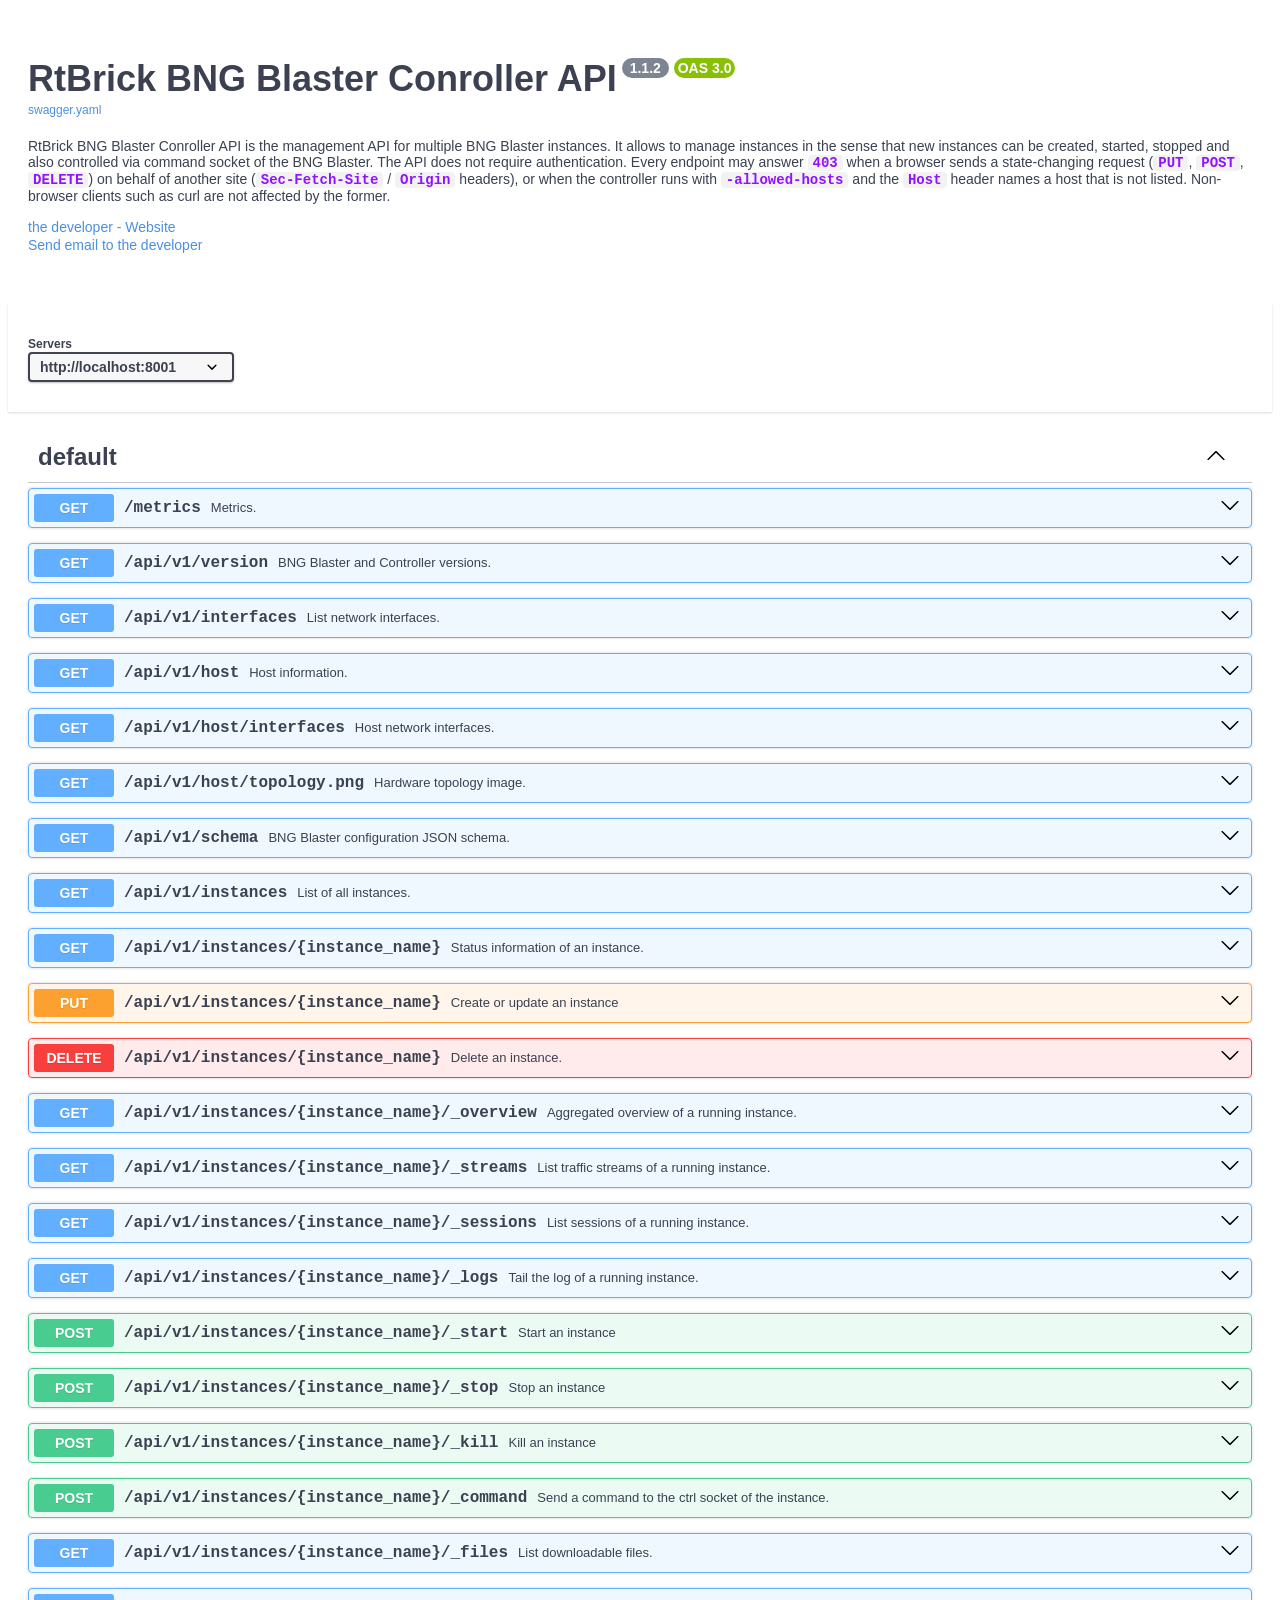
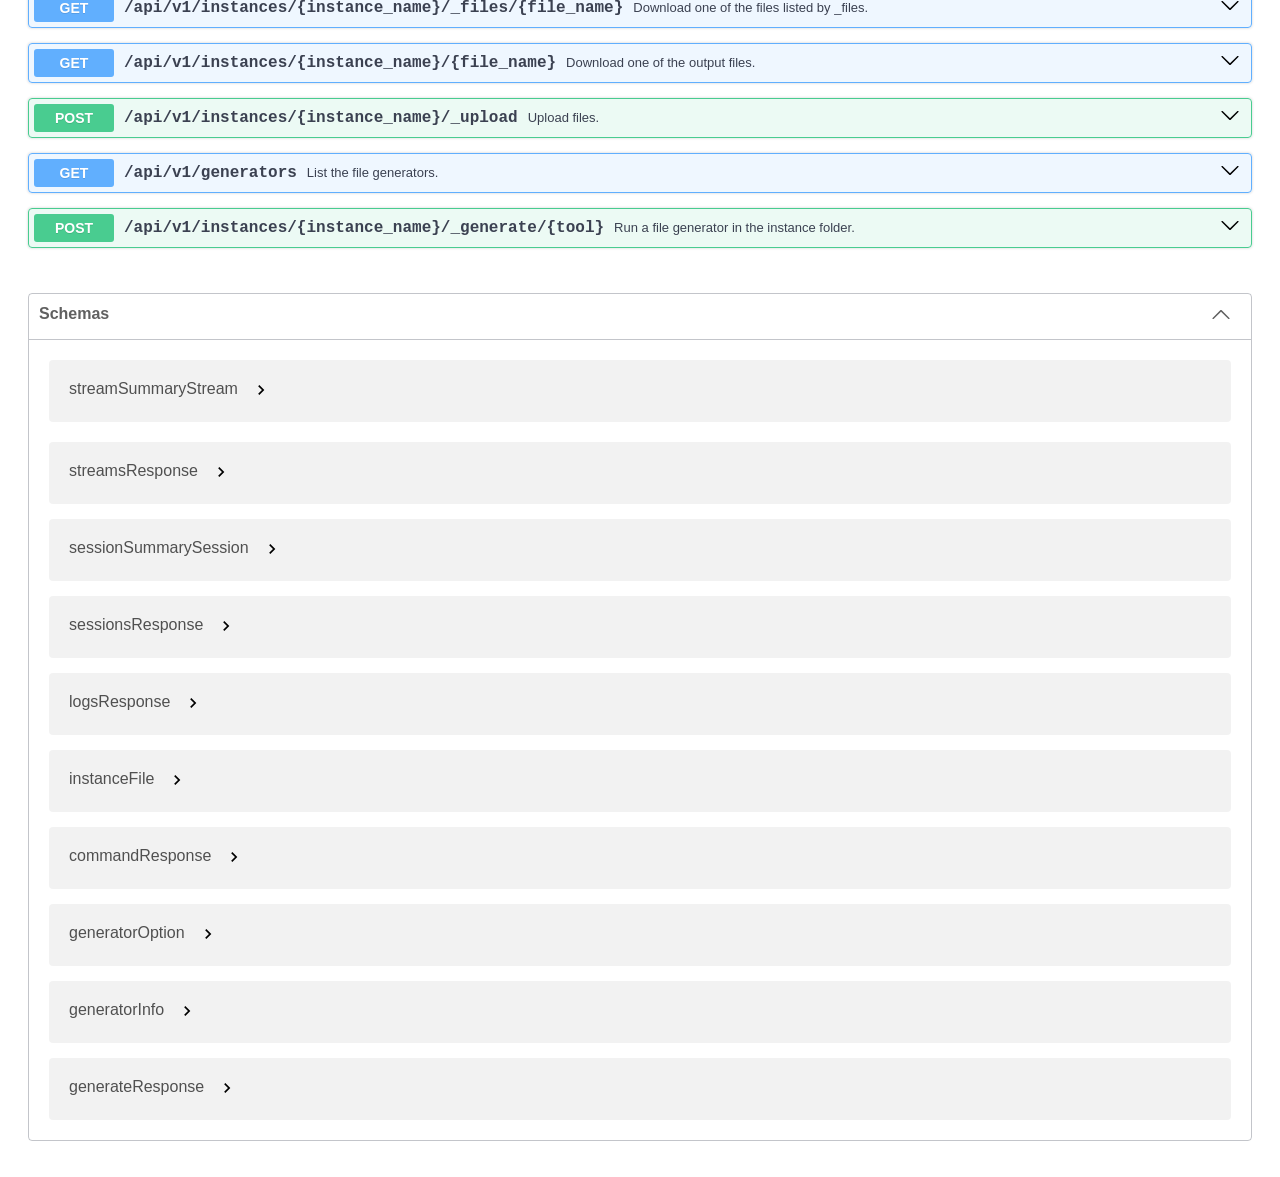
<file: docs/index.html>
<!DOCTYPE html>
<html lang="en">
    <head>
        <meta charset="utf-8">
        <title>BNG Blaster Control Daemon</title>
        <!-- Swagger UI is vendored (swagger-ui/, see its README), so the page
             loads no third-party script; served by the controller as well as
             by GitHub Pages. -->
        <link rel="stylesheet" type="text/css" href="swagger-ui/swagger-ui.css">
        <script src="swagger-ui/swagger-ui-bundle.js"></script>
        <script src="swagger-initializer.js"></script>
    </head>
    <body>
        <div id="swagger-ui"></div>
    </body>
</html>
</file>
<file: docs/swagger-ui/swagger-ui.css>
.swagger-ui{color:#3b4151;container-name:swagger-ui;container-type:inline-size;/*! normalize.css v7.0.0 | MIT License | github.com/necolas/normalize.css */font-family:sans-serif}.swagger-ui html{line-height:1.15;-ms-text-size-adjust:100%;-webkit-text-size-adjust:100%}.swagger-ui body{margin:0}.swagger-ui article,.swagger-ui aside,.swagger-ui footer,.swagger-ui header,.swagger-ui nav,.swagger-ui section{display:block}.swagger-ui h1{font-size:2em;margin:.67em 0}.swagger-ui figcaption,.swagger-ui figure,.swagger-ui main{display:block}.swagger-ui figure{margin:1em 40px}.swagger-ui hr{box-sizing:content-box;height:0;overflow:visible}.swagger-ui pre{font-family:monospace,monospace;font-size:1em}.swagger-ui a{background-color:transparent;-webkit-text-decoration-skip:objects}.swagger-ui abbr[title]{border-bottom:none;text-decoration:underline;-webkit-text-decoration:underline dotted;text-decoration:underline dotted}.swagger-ui b,.swagger-ui strong{font-weight:inherit;font-weight:bolder}.swagger-ui code,.swagger-ui kbd,.swagger-ui samp{font-family:monospace,monospace;font-size:1em}.swagger-ui dfn{font-style:italic}.swagger-ui mark{background-color:#ff0;color:#000}.swagger-ui small{font-size:80%}.swagger-ui sub,.swagger-ui sup{font-size:75%;line-height:0;position:relative;vertical-align:baseline}.swagger-ui sub{bottom:-.25em}.swagger-ui sup{top:-.5em}.swagger-ui audio,.swagger-ui video{display:inline-block}.swagger-ui audio:not([controls]){display:none;height:0}.swagger-ui img{border-style:none}.swagger-ui svg:not(:root){overflow:hidden}.swagger-ui button,.swagger-ui input,.swagger-ui optgroup,.swagger-ui select,.swagger-ui textarea{font-family:sans-serif;font-size:100%;line-height:1.15;margin:0}.swagger-ui button,.swagger-ui input{overflow:visible}.swagger-ui button,.swagger-ui select{text-transform:none}.swagger-ui [type=reset],.swagger-ui [type=submit],.swagger-ui button,.swagger-ui html [type=button]{-webkit-appearance:button}.swagger-ui [type=button]::-moz-focus-inner,.swagger-ui [type=reset]::-moz-focus-inner,.swagger-ui [type=submit]::-moz-focus-inner,.swagger-ui button::-moz-focus-inner{border-style:none;padding:0}.swagger-ui [type=button]:-moz-focusring,.swagger-ui [type=reset]:-moz-focusring,.swagger-ui [type=submit]:-moz-focusring,.swagger-ui button:-moz-focusring{outline:1px dotted ButtonText}.swagger-ui fieldset{padding:.35em .75em .625em}.swagger-ui legend{box-sizing:border-box;color:inherit;display:table;max-width:100%;padding:0;white-space:normal}.swagger-ui progress{display:inline-block;vertical-align:baseline}.swagger-ui textarea{overflow:auto}.swagger-ui [type=checkbox],.swagger-ui [type=radio]{box-sizing:border-box;padding:0}.swagger-ui [type=number]::-webkit-inner-spin-button,.swagger-ui [type=number]::-webkit-outer-spin-button{height:auto}.swagger-ui [type=search]{-webkit-appearance:textfield;outline-offset:-2px}.swagger-ui [type=search]::-webkit-search-cancel-button,.swagger-ui [type=search]::-webkit-search-decoration{-webkit-appearance:none}.swagger-ui ::-webkit-file-upload-button{-webkit-appearance:button;font:inherit}.swagger-ui details,.swagger-ui menu{display:block}.swagger-ui summary{display:list-item}.swagger-ui canvas{display:inline-block}.swagger-ui [hidden],.swagger-ui template{display:none}.swagger-ui .debug *{outline:1px solid gold}.swagger-ui .debug-white *{outline:1px solid #fff}.swagger-ui .debug-black *{outline:1px solid #000}.swagger-ui .debug-grid{background:transparent url([data-uri]) repeat 0 0}.swagger-ui .debug-grid-16{background:transparent url([data-uri]) repeat 0 0}.swagger-ui .debug-grid-8-solid{background:#fff url([data-uri]) repeat 0 0}.swagger-ui .debug-grid-16-solid{background:#fff url([data-uri]) repeat 0 0}.swagger-ui .border-box,.swagger-ui a,.swagger-ui article,.swagger-ui body,.swagger-ui code,.swagger-ui dd,.swagger-ui div,.swagger-ui dl,.swagger-ui dt,.swagger-ui fieldset,.swagger-ui footer,.swagger-ui form,.swagger-ui h1,.swagger-ui h2,.swagger-ui h3,.swagger-ui h4,.swagger-ui h5,.swagger-ui h6,.swagger-ui header,.swagger-ui html,.swagger-ui input[type=email],.swagger-ui input[type=number],.swagger-ui input[type=password],.swagger-ui input[type=tel],.swagger-ui input[type=text],.swagger-ui input[type=url],.swagger-ui legend,.swagger-ui li,.swagger-ui main,.swagger-ui ol,.swagger-ui p,.swagger-ui pre,.swagger-ui section,.swagger-ui table,.swagger-ui td,.swagger-ui textarea,.swagger-ui th,.swagger-ui tr,.swagger-ui ul{box-sizing:border-box}.swagger-ui .aspect-ratio{height:0;position:relative}.swagger-ui .aspect-ratio--16x9{padding-bottom:56.25%}.swagger-ui .aspect-ratio--9x16{padding-bottom:177.77%}.swagger-ui .aspect-ratio--4x3{padding-bottom:75%}.swagger-ui .aspect-ratio--3x4{padding-bottom:133.33%}.swagger-ui .aspect-ratio--6x4{padding-bottom:66.6%}.swagger-ui .aspect-ratio--4x6{padding-bottom:150%}.swagger-ui .aspect-ratio--8x5{padding-bottom:62.5%}.swagger-ui .aspect-ratio--5x8{padding-bottom:160%}.swagger-ui .aspect-ratio--7x5{padding-bottom:71.42%}.swagger-ui .aspect-ratio--5x7{padding-bottom:140%}.swagger-ui .aspect-ratio--1x1{padding-bottom:100%}.swagger-ui .aspect-ratio--object{bottom:0;height:100%;left:0;position:absolute;right:0;top:0;width:100%;z-index:100}@media screen and (min-width:30em){.swagger-ui .aspect-ratio-ns{height:0;position:relative}.swagger-ui .aspect-ratio--16x9-ns{padding-bottom:56.25%}.swagger-ui .aspect-ratio--9x16-ns{padding-bottom:177.77%}.swagger-ui .aspect-ratio--4x3-ns{padding-bottom:75%}.swagger-ui .aspect-ratio--3x4-ns{padding-bottom:133.33%}.swagger-ui .aspect-ratio--6x4-ns{padding-bottom:66.6%}.swagger-ui .aspect-ratio--4x6-ns{padding-bottom:150%}.swagger-ui .aspect-ratio--8x5-ns{padding-bottom:62.5%}.swagger-ui .aspect-ratio--5x8-ns{padding-bottom:160%}.swagger-ui .aspect-ratio--7x5-ns{padding-bottom:71.42%}.swagger-ui .aspect-ratio--5x7-ns{padding-bottom:140%}.swagger-ui .aspect-ratio--1x1-ns{padding-bottom:100%}.swagger-ui .aspect-ratio--object-ns{bottom:0;height:100%;left:0;position:absolute;right:0;top:0;width:100%;z-index:100}}@media screen and (min-width:30em)and (max-width:60em){.swagger-ui .aspect-ratio-m{height:0;position:relative}.swagger-ui .aspect-ratio--16x9-m{padding-bottom:56.25%}.swagger-ui .aspect-ratio--9x16-m{padding-bottom:177.77%}.swagger-ui .aspect-ratio--4x3-m{padding-bottom:75%}.swagger-ui .aspect-ratio--3x4-m{padding-bottom:133.33%}.swagger-ui .aspect-ratio--6x4-m{padding-bottom:66.6%}.swagger-ui .aspect-ratio--4x6-m{padding-bottom:150%}.swagger-ui .aspect-ratio--8x5-m{padding-bottom:62.5%}.swagger-ui .aspect-ratio--5x8-m{padding-bottom:160%}.swagger-ui .aspect-ratio--7x5-m{padding-bottom:71.42%}.swagger-ui .aspect-ratio--5x7-m{padding-bottom:140%}.swagger-ui .aspect-ratio--1x1-m{padding-bottom:100%}.swagger-ui .aspect-ratio--object-m{bottom:0;height:100%;left:0;position:absolute;right:0;top:0;width:100%;z-index:100}}@media screen and (min-width:60em){.swagger-ui .aspect-ratio-l{height:0;position:relative}.swagger-ui .aspect-ratio--16x9-l{padding-bottom:56.25%}.swagger-ui .aspect-ratio--9x16-l{padding-bottom:177.77%}.swagger-ui .aspect-ratio--4x3-l{padding-bottom:75%}.swagger-ui .aspect-ratio--3x4-l{padding-bottom:133.33%}.swagger-ui .aspect-ratio--6x4-l{padding-bottom:66.6%}.swagger-ui .aspect-ratio--4x6-l{padding-bottom:150%}.swagger-ui .aspect-ratio--8x5-l{padding-bottom:62.5%}.swagger-ui .aspect-ratio--5x8-l{padding-bottom:160%}.swagger-ui .aspect-ratio--7x5-l{padding-bottom:71.42%}.swagger-ui .aspect-ratio--5x7-l{padding-bottom:140%}.swagger-ui .aspect-ratio--1x1-l{padding-bottom:100%}.swagger-ui .aspect-ratio--object-l{bottom:0;height:100%;left:0;position:absolute;right:0;top:0;width:100%;z-index:100}}.swagger-ui img{max-width:100%}.swagger-ui .cover{background-size:cover!important}.swagger-ui .contain{background-size:contain!important}@media screen and (min-width:30em){.swagger-ui .cover-ns{background-size:cover!important}.swagger-ui .contain-ns{background-size:contain!important}}@media screen and (min-width:30em)and (max-width:60em){.swagger-ui .cover-m{background-size:cover!important}.swagger-ui .contain-m{background-size:contain!important}}@media screen and (min-width:60em){.swagger-ui .cover-l{background-size:cover!important}.swagger-ui .contain-l{background-size:contain!important}}.swagger-ui .bg-center{background-position:50%;background-repeat:no-repeat}.swagger-ui .bg-top{background-position:top;background-repeat:no-repeat}.swagger-ui .bg-right{background-position:100%;background-repeat:no-repeat}.swagger-ui .bg-bottom{background-position:bottom;background-repeat:no-repeat}.swagger-ui .bg-left{background-position:0;background-repeat:no-repeat}@media screen and (min-width:30em){.swagger-ui .bg-center-ns{background-position:50%;background-repeat:no-repeat}.swagger-ui .bg-top-ns{background-position:top;background-repeat:no-repeat}.swagger-ui .bg-right-ns{background-position:100%;background-repeat:no-repeat}.swagger-ui .bg-bottom-ns{background-position:bottom;background-repeat:no-repeat}.swagger-ui .bg-left-ns{background-position:0;background-repeat:no-repeat}}@media screen and (min-width:30em)and (max-width:60em){.swagger-ui .bg-center-m{background-position:50%;background-repeat:no-repeat}.swagger-ui .bg-top-m{background-position:top;background-repeat:no-repeat}.swagger-ui .bg-right-m{background-position:100%;background-repeat:no-repeat}.swagger-ui .bg-bottom-m{background-position:bottom;background-repeat:no-repeat}.swagger-ui .bg-left-m{background-position:0;background-repeat:no-repeat}}@media screen and (min-width:60em){.swagger-ui .bg-center-l{background-position:50%;background-repeat:no-repeat}.swagger-ui .bg-top-l{background-position:top;background-repeat:no-repeat}.swagger-ui .bg-right-l{background-position:100%;background-repeat:no-repeat}.swagger-ui .bg-bottom-l{background-position:bottom;background-repeat:no-repeat}.swagger-ui .bg-left-l{background-position:0;background-repeat:no-repeat}}.swagger-ui .outline{outline:1px solid}.swagger-ui .outline-transparent{outline:1px solid transparent}.swagger-ui .outline-0{outline:0}@media screen and (min-width:30em){.swagger-ui .outline-ns{outline:1px solid}.swagger-ui .outline-transparent-ns{outline:1px solid transparent}.swagger-ui .outline-0-ns{outline:0}}@media screen and (min-width:30em)and (max-width:60em){.swagger-ui .outline-m{outline:1px solid}.swagger-ui .outline-transparent-m{outline:1px solid transparent}.swagger-ui .outline-0-m{outline:0}}@media screen and (min-width:60em){.swagger-ui .outline-l{outline:1px solid}.swagger-ui .outline-transparent-l{outline:1px solid transparent}.swagger-ui .outline-0-l{outline:0}}.swagger-ui .ba{border-style:solid;border-width:1px}.swagger-ui .bt{border-top-style:solid;border-top-width:1px}.swagger-ui .br{border-right-style:solid;border-right-width:1px}.swagger-ui .bb{border-bottom-style:solid;border-bottom-width:1px}.swagger-ui .bl{border-left-style:solid;border-left-width:1px}.swagger-ui .bn{border-style:none;border-width:0}@media screen and (min-width:30em){.swagger-ui .ba-ns{border-style:solid;border-width:1px}.swagger-ui .bt-ns{border-top-style:solid;border-top-width:1px}.swagger-ui .br-ns{border-right-style:solid;border-right-width:1px}.swagger-ui .bb-ns{border-bottom-style:solid;border-bottom-width:1px}.swagger-ui .bl-ns{border-left-style:solid;border-left-width:1px}.swagger-ui .bn-ns{border-style:none;border-width:0}}@media screen and (min-width:30em)and (max-width:60em){.swagger-ui .ba-m{border-style:solid;border-width:1px}.swagger-ui .bt-m{border-top-style:solid;border-top-width:1px}.swagger-ui .br-m{border-right-style:solid;border-right-width:1px}.swagger-ui .bb-m{border-bottom-style:solid;border-bottom-width:1px}.swagger-ui .bl-m{border-left-style:solid;border-left-width:1px}.swagger-ui .bn-m{border-style:none;border-width:0}}@media screen and (min-width:60em){.swagger-ui .ba-l{border-style:solid;border-width:1px}.swagger-ui .bt-l{border-top-style:solid;border-top-width:1px}.swagger-ui .br-l{border-right-style:solid;border-right-width:1px}.swagger-ui .bb-l{border-bottom-style:solid;border-bottom-width:1px}.swagger-ui .bl-l{border-left-style:solid;border-left-width:1px}.swagger-ui .bn-l{border-style:none;border-width:0}}.swagger-ui .b--black{border-color:#000}.swagger-ui .b--near-black{border-color:#111}.swagger-ui .b--dark-gray{border-color:#333}.swagger-ui .b--mid-gray{border-color:#555}.swagger-ui .b--gray{border-color:#777}.swagger-ui .b--silver{border-color:#999}.swagger-ui .b--light-silver{border-color:#aaa}.swagger-ui .b--moon-gray{border-color:#ccc}.swagger-ui .b--light-gray{border-color:#eee}.swagger-ui .b--near-white{border-color:#f4f4f4}.swagger-ui .b--white{border-color:#fff}.swagger-ui .b--white-90{border-color:hsla(0,0%,100%,.9)}.swagger-ui .b--white-80{border-color:hsla(0,0%,100%,.8)}.swagger-ui .b--white-70{border-color:hsla(0,0%,100%,.7)}.swagger-ui .b--white-60{border-color:hsla(0,0%,100%,.6)}.swagger-ui .b--white-50{border-color:hsla(0,0%,100%,.5)}.swagger-ui .b--white-40{border-color:hsla(0,0%,100%,.4)}.swagger-ui .b--white-30{border-color:hsla(0,0%,100%,.3)}.swagger-ui .b--white-20{border-color:hsla(0,0%,100%,.2)}.swagger-ui .b--white-10{border-color:hsla(0,0%,100%,.1)}.swagger-ui .b--white-05{border-color:hsla(0,0%,100%,.05)}.swagger-ui .b--white-025{border-color:hsla(0,0%,100%,.025)}.swagger-ui .b--white-0125{border-color:hsla(0,0%,100%,.013)}.swagger-ui .b--black-90{border-color:rgba(0,0,0,.9)}.swagger-ui .b--black-80{border-color:rgba(0,0,0,.8)}.swagger-ui .b--black-70{border-color:rgba(0,0,0,.7)}.swagger-ui .b--black-60{border-color:rgba(0,0,0,.6)}.swagger-ui .b--black-50{border-color:rgba(0,0,0,.5)}.swagger-ui .b--black-40{border-color:rgba(0,0,0,.4)}.swagger-ui .b--black-30{border-color:rgba(0,0,0,.3)}.swagger-ui .b--black-20{border-color:rgba(0,0,0,.2)}.swagger-ui .b--black-10{border-color:rgba(0,0,0,.1)}.swagger-ui .b--black-05{border-color:rgba(0,0,0,.05)}.swagger-ui .b--black-025{border-color:rgba(0,0,0,.025)}.swagger-ui .b--black-0125{border-color:rgba(0,0,0,.013)}.swagger-ui .b--dark-red{border-color:#e7040f}.swagger-ui .b--red{border-color:#ff4136}.swagger-ui .b--light-red{border-color:#ff725c}.swagger-ui .b--orange{border-color:#ff6300}.swagger-ui .b--gold{border-color:#ffb700}.swagger-ui .b--yellow{border-color:gold}.swagger-ui .b--light-yellow{border-color:#fbf1a9}.swagger-ui .b--purple{border-color:#5e2ca5}.swagger-ui .b--light-purple{border-color:#a463f2}.swagger-ui .b--dark-pink{border-color:#d5008f}.swagger-ui .b--hot-pink{border-color:#ff41b4}.swagger-ui .b--pink{border-color:#ff80cc}.swagger-ui .b--light-pink{border-color:#ffa3d7}.swagger-ui .b--dark-green{border-color:#137752}.swagger-ui .b--green{border-color:#19a974}.swagger-ui .b--light-green{border-color:#9eebcf}.swagger-ui .b--navy{border-color:#001b44}.swagger-ui .b--dark-blue{border-color:#00449e}.swagger-ui .b--blue{border-color:#357edd}.swagger-ui .b--light-blue{border-color:#96ccff}.swagger-ui .b--lightest-blue{border-color:#cdecff}.swagger-ui .b--washed-blue{border-color:#f6fffe}.swagger-ui .b--washed-green{border-color:#e8fdf5}.swagger-ui .b--washed-yellow{border-color:#fffceb}.swagger-ui .b--washed-red{border-color:#ffdfdf}.swagger-ui .b--transparent{border-color:transparent}.swagger-ui .b--inherit{border-color:inherit}.swagger-ui .br0{border-radius:0}.swagger-ui .br1{border-radius:.125rem}.swagger-ui .br2{border-radius:.25rem}.swagger-ui .br3{border-radius:.5rem}.swagger-ui .br4{border-radius:1rem}.swagger-ui .br-100{border-radius:100%}.swagger-ui .br-pill{border-radius:9999px}.swagger-ui .br--bottom{border-top-left-radius:0;border-top-right-radius:0}.swagger-ui .br--top{border-bottom-left-radius:0;border-bottom-right-radius:0}.swagger-ui .br--right{border-bottom-left-radius:0;border-top-left-radius:0}.swagger-ui .br--left{border-bottom-right-radius:0;border-top-right-radius:0}@media screen and (min-width:30em){.swagger-ui .br0-ns{border-radius:0}.swagger-ui .br1-ns{border-radius:.125rem}.swagger-ui .br2-ns{border-radius:.25rem}.swagger-ui .br3-ns{border-radius:.5rem}.swagger-ui .br4-ns{border-radius:1rem}.swagger-ui .br-100-ns{border-radius:100%}.swagger-ui .br-pill-ns{border-radius:9999px}.swagger-ui .br--bottom-ns{border-top-left-radius:0;border-top-right-radius:0}.swagger-ui .br--top-ns{border-bottom-left-radius:0;border-bottom-right-radius:0}.swagger-ui .br--right-ns{border-bottom-left-radius:0;border-top-left-radius:0}.swagger-ui .br--left-ns{border-bottom-right-radius:0;border-top-right-radius:0}}@media screen and (min-width:30em)and (max-width:60em){.swagger-ui .br0-m{border-radius:0}.swagger-ui .br1-m{border-radius:.125rem}.swagger-ui .br2-m{border-radius:.25rem}.swagger-ui .br3-m{border-radius:.5rem}.swagger-ui .br4-m{border-radius:1rem}.swagger-ui .br-100-m{border-radius:100%}.swagger-ui .br-pill-m{border-radius:9999px}.swagger-ui .br--bottom-m{border-top-left-radius:0;border-top-right-radius:0}.swagger-ui .br--top-m{border-bottom-left-radius:0;border-bottom-right-radius:0}.swagger-ui .br--right-m{border-bottom-left-radius:0;border-top-left-radius:0}.swagger-ui .br--left-m{border-bottom-right-radius:0;border-top-right-radius:0}}@media screen and (min-width:60em){.swagger-ui .br0-l{border-radius:0}.swagger-ui .br1-l{border-radius:.125rem}.swagger-ui .br2-l{border-radius:.25rem}.swagger-ui .br3-l{border-radius:.5rem}.swagger-ui .br4-l{border-radius:1rem}.swagger-ui .br-100-l{border-radius:100%}.swagger-ui .br-pill-l{border-radius:9999px}.swagger-ui .br--bottom-l{border-top-left-radius:0;border-top-right-radius:0}.swagger-ui .br--top-l{border-bottom-left-radius:0;border-bottom-right-radius:0}.swagger-ui .br--right-l{border-bottom-left-radius:0;border-top-left-radius:0}.swagger-ui .br--left-l{border-bottom-right-radius:0;border-top-right-radius:0}}.swagger-ui .b--dotted{border-style:dotted}.swagger-ui .b--dashed{border-style:dashed}.swagger-ui .b--solid{border-style:solid}.swagger-ui .b--none{border-style:none}@media screen and (min-width:30em){.swagger-ui .b--dotted-ns{border-style:dotted}.swagger-ui .b--dashed-ns{border-style:dashed}.swagger-ui .b--solid-ns{border-style:solid}.swagger-ui .b--none-ns{border-style:none}}@media screen and (min-width:30em)and (max-width:60em){.swagger-ui .b--dotted-m{border-style:dotted}.swagger-ui .b--dashed-m{border-style:dashed}.swagger-ui .b--solid-m{border-style:solid}.swagger-ui .b--none-m{border-style:none}}@media screen and (min-width:60em){.swagger-ui .b--dotted-l{border-style:dotted}.swagger-ui .b--dashed-l{border-style:dashed}.swagger-ui .b--solid-l{border-style:solid}.swagger-ui .b--none-l{border-style:none}}.swagger-ui .bw0{border-width:0}.swagger-ui .bw1{border-width:.125rem}.swagger-ui .bw2{border-width:.25rem}.swagger-ui .bw3{border-width:.5rem}.swagger-ui .bw4{border-width:1rem}.swagger-ui .bw5{border-width:2rem}.swagger-ui .bt-0{border-top-width:0}.swagger-ui .br-0{border-right-width:0}.swagger-ui .bb-0{border-bottom-width:0}.swagger-ui .bl-0{border-left-width:0}@media screen and (min-width:30em){.swagger-ui .bw0-ns{border-width:0}.swagger-ui .bw1-ns{border-width:.125rem}.swagger-ui .bw2-ns{border-width:.25rem}.swagger-ui .bw3-ns{border-width:.5rem}.swagger-ui .bw4-ns{border-width:1rem}.swagger-ui .bw5-ns{border-width:2rem}.swagger-ui .bt-0-ns{border-top-width:0}.swagger-ui .br-0-ns{border-right-width:0}.swagger-ui .bb-0-ns{border-bottom-width:0}.swagger-ui .bl-0-ns{border-left-width:0}}@media screen and (min-width:30em)and (max-width:60em){.swagger-ui .bw0-m{border-width:0}.swagger-ui .bw1-m{border-width:.125rem}.swagger-ui .bw2-m{border-width:.25rem}.swagger-ui .bw3-m{border-width:.5rem}.swagger-ui .bw4-m{border-width:1rem}.swagger-ui .bw5-m{border-width:2rem}.swagger-ui .bt-0-m{border-top-width:0}.swagger-ui .br-0-m{border-right-width:0}.swagger-ui .bb-0-m{border-bottom-width:0}.swagger-ui .bl-0-m{border-left-width:0}}@media screen and (min-width:60em){.swagger-ui .bw0-l{border-width:0}.swagger-ui .bw1-l{border-width:.125rem}.swagger-ui .bw2-l{border-width:.25rem}.swagger-ui .bw3-l{border-width:.5rem}.swagger-ui .bw4-l{border-width:1rem}.swagger-ui .bw5-l{border-width:2rem}.swagger-ui .bt-0-l{border-top-width:0}.swagger-ui .br-0-l{border-right-width:0}.swagger-ui .bb-0-l{border-bottom-width:0}.swagger-ui .bl-0-l{border-left-width:0}}.swagger-ui .shadow-1{box-shadow:0 0 4px 2px rgba(0,0,0,.2)}.swagger-ui .shadow-2{box-shadow:0 0 8px 2px rgba(0,0,0,.2)}.swagger-ui .shadow-3{box-shadow:2px 2px 4px 2px rgba(0,0,0,.2)}.swagger-ui .shadow-4{box-shadow:2px 2px 8px 0 rgba(0,0,0,.2)}.swagger-ui .shadow-5{box-shadow:4px 4px 8px 0 rgba(0,0,0,.2)}@media screen and (min-width:30em){.swagger-ui .shadow-1-ns{box-shadow:0 0 4px 2px rgba(0,0,0,.2)}.swagger-ui .shadow-2-ns{box-shadow:0 0 8px 2px rgba(0,0,0,.2)}.swagger-ui .shadow-3-ns{box-shadow:2px 2px 4px 2px rgba(0,0,0,.2)}.swagger-ui .shadow-4-ns{box-shadow:2px 2px 8px 0 rgba(0,0,0,.2)}.swagger-ui .shadow-5-ns{box-shadow:4px 4px 8px 0 rgba(0,0,0,.2)}}@media screen and (min-width:30em)and (max-width:60em){.swagger-ui .shadow-1-m{box-shadow:0 0 4px 2px rgba(0,0,0,.2)}.swagger-ui .shadow-2-m{box-shadow:0 0 8px 2px rgba(0,0,0,.2)}.swagger-ui .shadow-3-m{box-shadow:2px 2px 4px 2px rgba(0,0,0,.2)}.swagger-ui .shadow-4-m{box-shadow:2px 2px 8px 0 rgba(0,0,0,.2)}.swagger-ui .shadow-5-m{box-shadow:4px 4px 8px 0 rgba(0,0,0,.2)}}@media screen and (min-width:60em){.swagger-ui .shadow-1-l{box-shadow:0 0 4px 2px rgba(0,0,0,.2)}.swagger-ui .shadow-2-l{box-shadow:0 0 8px 2px rgba(0,0,0,.2)}.swagger-ui .shadow-3-l{box-shadow:2px 2px 4px 2px rgba(0,0,0,.2)}.swagger-ui .shadow-4-l{box-shadow:2px 2px 8px 0 rgba(0,0,0,.2)}.swagger-ui .shadow-5-l{box-shadow:4px 4px 8px 0 rgba(0,0,0,.2)}}.swagger-ui .pre{overflow-x:auto;overflow-y:hidden;overflow:scroll}.swagger-ui .top-0{top:0}.swagger-ui .right-0{right:0}.swagger-ui .bottom-0{bottom:0}.swagger-ui .left-0{left:0}.swagger-ui .top-1{top:1rem}.swagger-ui .right-1{right:1rem}.swagger-ui .bottom-1{bottom:1rem}.swagger-ui .left-1{left:1rem}.swagger-ui .top-2{top:2rem}.swagger-ui .right-2{right:2rem}.swagger-ui .bottom-2{bottom:2rem}.swagger-ui .left-2{left:2rem}.swagger-ui .top--1{top:-1rem}.swagger-ui .right--1{right:-1rem}.swagger-ui .bottom--1{bottom:-1rem}.swagger-ui .left--1{left:-1rem}.swagger-ui .top--2{top:-2rem}.swagger-ui .right--2{right:-2rem}.swagger-ui .bottom--2{bottom:-2rem}.swagger-ui .left--2{left:-2rem}.swagger-ui .absolute--fill{bottom:0;left:0;right:0;top:0}@media screen and (min-width:30em){.swagger-ui .top-0-ns{top:0}.swagger-ui .left-0-ns{left:0}.swagger-ui .right-0-ns{right:0}.swagger-ui .bottom-0-ns{bottom:0}.swagger-ui .top-1-ns{top:1rem}.swagger-ui .left-1-ns{left:1rem}.swagger-ui .right-1-ns{right:1rem}.swagger-ui .bottom-1-ns{bottom:1rem}.swagger-ui .top-2-ns{top:2rem}.swagger-ui .left-2-ns{left:2rem}.swagger-ui .right-2-ns{right:2rem}.swagger-ui .bottom-2-ns{bottom:2rem}.swagger-ui .top--1-ns{top:-1rem}.swagger-ui .right--1-ns{right:-1rem}.swagger-ui .bottom--1-ns{bottom:-1rem}.swagger-ui .left--1-ns{left:-1rem}.swagger-ui .top--2-ns{top:-2rem}.swagger-ui .right--2-ns{right:-2rem}.swagger-ui .bottom--2-ns{bottom:-2rem}.swagger-ui .left--2-ns{left:-2rem}.swagger-ui .absolute--fill-ns{bottom:0;left:0;right:0;top:0}}@media screen and (min-width:30em)and (max-width:60em){.swagger-ui .top-0-m{top:0}.swagger-ui .left-0-m{left:0}.swagger-ui .right-0-m{right:0}.swagger-ui .bottom-0-m{bottom:0}.swagger-ui .top-1-m{top:1rem}.swagger-ui .left-1-m{left:1rem}.swagger-ui .right-1-m{right:1rem}.swagger-ui .bottom-1-m{bottom:1rem}.swagger-ui .top-2-m{top:2rem}.swagger-ui .left-2-m{left:2rem}.swagger-ui .right-2-m{right:2rem}.swagger-ui .bottom-2-m{bottom:2rem}.swagger-ui .top--1-m{top:-1rem}.swagger-ui .right--1-m{right:-1rem}.swagger-ui .bottom--1-m{bottom:-1rem}.swagger-ui .left--1-m{left:-1rem}.swagger-ui .top--2-m{top:-2rem}.swagger-ui .right--2-m{right:-2rem}.swagger-ui .bottom--2-m{bottom:-2rem}.swagger-ui .left--2-m{left:-2rem}.swagger-ui .absolute--fill-m{bottom:0;left:0;right:0;top:0}}@media screen and (min-width:60em){.swagger-ui .top-0-l{top:0}.swagger-ui .left-0-l{left:0}.swagger-ui .right-0-l{right:0}.swagger-ui .bottom-0-l{bottom:0}.swagger-ui .top-1-l{top:1rem}.swagger-ui .left-1-l{left:1rem}.swagger-ui .right-1-l{right:1rem}.swagger-ui .bottom-1-l{bottom:1rem}.swagger-ui .top-2-l{top:2rem}.swagger-ui .left-2-l{left:2rem}.swagger-ui .right-2-l{right:2rem}.swagger-ui .bottom-2-l{bottom:2rem}.swagger-ui .top--1-l{top:-1rem}.swagger-ui .right--1-l{right:-1rem}.swagger-ui .bottom--1-l{bottom:-1rem}.swagger-ui .left--1-l{left:-1rem}.swagger-ui .top--2-l{top:-2rem}.swagger-ui .right--2-l{right:-2rem}.swagger-ui .bottom--2-l{bottom:-2rem}.swagger-ui .left--2-l{left:-2rem}.swagger-ui .absolute--fill-l{bottom:0;left:0;right:0;top:0}}.swagger-ui .cf:after,.swagger-ui .cf:before{content:" ";display:table}.swagger-ui .cf:after{clear:both}.swagger-ui .cf{zoom:1}.swagger-ui .cl{clear:left}.swagger-ui .cr{clear:right}.swagger-ui .cb{clear:both}.swagger-ui .cn{clear:none}@media screen and (min-width:30em){.swagger-ui .cl-ns{clear:left}.swagger-ui .cr-ns{clear:right}.swagger-ui .cb-ns{clear:both}.swagger-ui .cn-ns{clear:none}}@media screen and (min-width:30em)and (max-width:60em){.swagger-ui .cl-m{clear:left}.swagger-ui .cr-m{clear:right}.swagger-ui .cb-m{clear:both}.swagger-ui .cn-m{clear:none}}@media screen and (min-width:60em){.swagger-ui .cl-l{clear:left}.swagger-ui .cr-l{clear:right}.swagger-ui .cb-l{clear:both}.swagger-ui .cn-l{clear:none}}.swagger-ui .flex{display:flex}.swagger-ui .inline-flex{display:inline-flex}.swagger-ui .flex-auto{flex:1 1 auto;min-height:0;min-width:0}.swagger-ui .flex-none{flex:none}.swagger-ui .flex-column{flex-direction:column}.swagger-ui .flex-row{flex-direction:row}.swagger-ui .flex-wrap{flex-wrap:wrap}.swagger-ui .flex-nowrap{flex-wrap:nowrap}.swagger-ui .flex-wrap-reverse{flex-wrap:wrap-reverse}.swagger-ui .flex-column-reverse{flex-direction:column-reverse}.swagger-ui .flex-row-reverse{flex-direction:row-reverse}.swagger-ui .items-start{align-items:flex-start}.swagger-ui .items-end{align-items:flex-end}.swagger-ui .items-center{align-items:center}.swagger-ui .items-baseline{align-items:baseline}.swagger-ui .items-stretch{align-items:stretch}.swagger-ui .self-start{align-self:flex-start}.swagger-ui .self-end{align-self:flex-end}.swagger-ui .self-center{align-self:center}.swagger-ui .self-baseline{align-self:baseline}.swagger-ui .self-stretch{align-self:stretch}.swagger-ui .justify-start{justify-content:flex-start}.swagger-ui .justify-end{justify-content:flex-end}.swagger-ui .justify-center{justify-content:center}.swagger-ui .justify-between{justify-content:space-between}.swagger-ui .justify-around{justify-content:space-around}.swagger-ui .content-start{align-content:flex-start}.swagger-ui .content-end{align-content:flex-end}.swagger-ui .content-center{align-content:center}.swagger-ui .content-between{align-content:space-between}.swagger-ui .content-around{align-content:space-around}.swagger-ui .content-stretch{align-content:stretch}.swagger-ui .order-0{order:0}.swagger-ui .order-1{order:1}.swagger-ui .order-2{order:2}.swagger-ui .order-3{order:3}.swagger-ui .order-4{order:4}.swagger-ui .order-5{order:5}.swagger-ui .order-6{order:6}.swagger-ui .order-7{order:7}.swagger-ui .order-8{order:8}.swagger-ui .order-last{order:99999}.swagger-ui .flex-grow-0{flex-grow:0}.swagger-ui .flex-grow-1{flex-grow:1}.swagger-ui .flex-shrink-0{flex-shrink:0}.swagger-ui .flex-shrink-1{flex-shrink:1}@media screen and (min-width:30em){.swagger-ui .flex-ns{display:flex}.swagger-ui .inline-flex-ns{display:inline-flex}.swagger-ui .flex-auto-ns{flex:1 1 auto;min-height:0;min-width:0}.swagger-ui .flex-none-ns{flex:none}.swagger-ui .flex-column-ns{flex-direction:column}.swagger-ui .flex-row-ns{flex-direction:row}.swagger-ui .flex-wrap-ns{flex-wrap:wrap}.swagger-ui .flex-nowrap-ns{flex-wrap:nowrap}.swagger-ui .flex-wrap-reverse-ns{flex-wrap:wrap-reverse}.swagger-ui .flex-column-reverse-ns{flex-direction:column-reverse}.swagger-ui .flex-row-reverse-ns{flex-direction:row-reverse}.swagger-ui .items-start-ns{align-items:flex-start}.swagger-ui .items-end-ns{align-items:flex-end}.swagger-ui .items-center-ns{align-items:center}.swagger-ui .items-baseline-ns{align-items:baseline}.swagger-ui .items-stretch-ns{align-items:stretch}.swagger-ui .self-start-ns{align-self:flex-start}.swagger-ui .self-end-ns{align-self:flex-end}.swagger-ui .self-center-ns{align-self:center}.swagger-ui .self-baseline-ns{align-self:baseline}.swagger-ui .self-stretch-ns{align-self:stretch}.swagger-ui .justify-start-ns{justify-content:flex-start}.swagger-ui .justify-end-ns{justify-content:flex-end}.swagger-ui .justify-center-ns{justify-content:center}.swagger-ui .justify-between-ns{justify-content:space-between}.swagger-ui .justify-around-ns{justify-content:space-around}.swagger-ui .content-start-ns{align-content:flex-start}.swagger-ui .content-end-ns{align-content:flex-end}.swagger-ui .content-center-ns{align-content:center}.swagger-ui .content-between-ns{align-content:space-between}.swagger-ui .content-around-ns{align-content:space-around}.swagger-ui .content-stretch-ns{align-content:stretch}.swagger-ui .order-0-ns{order:0}.swagger-ui .order-1-ns{order:1}.swagger-ui .order-2-ns{order:2}.swagger-ui .order-3-ns{order:3}.swagger-ui .order-4-ns{order:4}.swagger-ui .order-5-ns{order:5}.swagger-ui .order-6-ns{order:6}.swagger-ui .order-7-ns{order:7}.swagger-ui .order-8-ns{order:8}.swagger-ui .order-last-ns{order:99999}.swagger-ui .flex-grow-0-ns{flex-grow:0}.swagger-ui .flex-grow-1-ns{flex-grow:1}.swagger-ui .flex-shrink-0-ns{flex-shrink:0}.swagger-ui .flex-shrink-1-ns{flex-shrink:1}}@media screen and (min-width:30em)and (max-width:60em){.swagger-ui .flex-m{display:flex}.swagger-ui .inline-flex-m{display:inline-flex}.swagger-ui .flex-auto-m{flex:1 1 auto;min-height:0;min-width:0}.swagger-ui .flex-none-m{flex:none}.swagger-ui .flex-column-m{flex-direction:column}.swagger-ui .flex-row-m{flex-direction:row}.swagger-ui .flex-wrap-m{flex-wrap:wrap}.swagger-ui .flex-nowrap-m{flex-wrap:nowrap}.swagger-ui .flex-wrap-reverse-m{flex-wrap:wrap-reverse}.swagger-ui .flex-column-reverse-m{flex-direction:column-reverse}.swagger-ui .flex-row-reverse-m{flex-direction:row-reverse}.swagger-ui .items-start-m{align-items:flex-start}.swagger-ui .items-end-m{align-items:flex-end}.swagger-ui .items-center-m{align-items:center}.swagger-ui .items-baseline-m{align-items:baseline}.swagger-ui .items-stretch-m{align-items:stretch}.swagger-ui .self-start-m{align-self:flex-start}.swagger-ui .self-end-m{align-self:flex-end}.swagger-ui .self-center-m{align-self:center}.swagger-ui .self-baseline-m{align-self:baseline}.swagger-ui .self-stretch-m{align-self:stretch}.swagger-ui .justify-start-m{justify-content:flex-start}.swagger-ui .justify-end-m{justify-content:flex-end}.swagger-ui .justify-center-m{justify-content:center}.swagger-ui .justify-between-m{justify-content:space-between}.swagger-ui .justify-around-m{justify-content:space-around}.swagger-ui .content-start-m{align-content:flex-start}.swagger-ui .content-end-m{align-content:flex-end}.swagger-ui .content-center-m{align-content:center}.swagger-ui .content-between-m{align-content:space-between}.swagger-ui .content-around-m{align-content:space-around}.swagger-ui .content-stretch-m{align-content:stretch}.swagger-ui .order-0-m{order:0}.swagger-ui .order-1-m{order:1}.swagger-ui .order-2-m{order:2}.swagger-ui .order-3-m{order:3}.swagger-ui .order-4-m{order:4}.swagger-ui .order-5-m{order:5}.swagger-ui .order-6-m{order:6}.swagger-ui .order-7-m{order:7}.swagger-ui .order-8-m{order:8}.swagger-ui .order-last-m{order:99999}.swagger-ui .flex-grow-0-m{flex-grow:0}.swagger-ui .flex-grow-1-m{flex-grow:1}.swagger-ui .flex-shrink-0-m{flex-shrink:0}.swagger-ui .flex-shrink-1-m{flex-shrink:1}}@media screen and (min-width:60em){.swagger-ui .flex-l{display:flex}.swagger-ui .inline-flex-l{display:inline-flex}.swagger-ui .flex-auto-l{flex:1 1 auto;min-height:0;min-width:0}.swagger-ui .flex-none-l{flex:none}.swagger-ui .flex-column-l{flex-direction:column}.swagger-ui .flex-row-l{flex-direction:row}.swagger-ui .flex-wrap-l{flex-wrap:wrap}.swagger-ui .flex-nowrap-l{flex-wrap:nowrap}.swagger-ui .flex-wrap-reverse-l{flex-wrap:wrap-reverse}.swagger-ui .flex-column-reverse-l{flex-direction:column-reverse}.swagger-ui .flex-row-reverse-l{flex-direction:row-reverse}.swagger-ui .items-start-l{align-items:flex-start}.swagger-ui .items-end-l{align-items:flex-end}.swagger-ui .items-center-l{align-items:center}.swagger-ui .items-baseline-l{align-items:baseline}.swagger-ui .items-stretch-l{align-items:stretch}.swagger-ui .self-start-l{align-self:flex-start}.swagger-ui .self-end-l{align-self:flex-end}.swagger-ui .self-center-l{align-self:center}.swagger-ui .self-baseline-l{align-self:baseline}.swagger-ui .self-stretch-l{align-self:stretch}.swagger-ui .justify-start-l{justify-content:flex-start}.swagger-ui .justify-end-l{justify-content:flex-end}.swagger-ui .justify-center-l{justify-content:center}.swagger-ui .justify-between-l{justify-content:space-between}.swagger-ui .justify-around-l{justify-content:space-around}.swagger-ui .content-start-l{align-content:flex-start}.swagger-ui .content-end-l{align-content:flex-end}.swagger-ui .content-center-l{align-content:center}.swagger-ui .content-between-l{align-content:space-between}.swagger-ui .content-around-l{align-content:space-around}.swagger-ui .content-stretch-l{align-content:stretch}.swagger-ui .order-0-l{order:0}.swagger-ui .order-1-l{order:1}.swagger-ui .order-2-l{order:2}.swagger-ui .order-3-l{order:3}.swagger-ui .order-4-l{order:4}.swagger-ui .order-5-l{order:5}.swagger-ui .order-6-l{order:6}.swagger-ui .order-7-l{order:7}.swagger-ui .order-8-l{order:8}.swagger-ui .order-last-l{order:99999}.swagger-ui .flex-grow-0-l{flex-grow:0}.swagger-ui .flex-grow-1-l{flex-grow:1}.swagger-ui .flex-shrink-0-l{flex-shrink:0}.swagger-ui .flex-shrink-1-l{flex-shrink:1}}.swagger-ui .dn{display:none}.swagger-ui .di{display:inline}.swagger-ui .db{display:block}.swagger-ui .dib{display:inline-block}.swagger-ui .dit{display:inline-table}.swagger-ui .dt{display:table}.swagger-ui .dtc{display:table-cell}.swagger-ui .dt-row{display:table-row}.swagger-ui .dt-row-group{display:table-row-group}.swagger-ui .dt-column{display:table-column}.swagger-ui .dt-column-group{display:table-column-group}.swagger-ui .dt--fixed{table-layout:fixed;width:100%}@media screen and (min-width:30em){.swagger-ui .dn-ns{display:none}.swagger-ui .di-ns{display:inline}.swagger-ui .db-ns{display:block}.swagger-ui .dib-ns{display:inline-block}.swagger-ui .dit-ns{display:inline-table}.swagger-ui .dt-ns{display:table}.swagger-ui .dtc-ns{display:table-cell}.swagger-ui .dt-row-ns{display:table-row}.swagger-ui .dt-row-group-ns{display:table-row-group}.swagger-ui .dt-column-ns{display:table-column}.swagger-ui .dt-column-group-ns{display:table-column-group}.swagger-ui .dt--fixed-ns{table-layout:fixed;width:100%}}@media screen and (min-width:30em)and (max-width:60em){.swagger-ui .dn-m{display:none}.swagger-ui .di-m{display:inline}.swagger-ui .db-m{display:block}.swagger-ui .dib-m{display:inline-block}.swagger-ui .dit-m{display:inline-table}.swagger-ui .dt-m{display:table}.swagger-ui .dtc-m{display:table-cell}.swagger-ui .dt-row-m{display:table-row}.swagger-ui .dt-row-group-m{display:table-row-group}.swagger-ui .dt-column-m{display:table-column}.swagger-ui .dt-column-group-m{display:table-column-group}.swagger-ui .dt--fixed-m{table-layout:fixed;width:100%}}@media screen and (min-width:60em){.swagger-ui .dn-l{display:none}.swagger-ui .di-l{display:inline}.swagger-ui .db-l{display:block}.swagger-ui .dib-l{display:inline-block}.swagger-ui .dit-l{display:inline-table}.swagger-ui .dt-l{display:table}.swagger-ui .dtc-l{display:table-cell}.swagger-ui .dt-row-l{display:table-row}.swagger-ui .dt-row-group-l{display:table-row-group}.swagger-ui .dt-column-l{display:table-column}.swagger-ui .dt-column-group-l{display:table-column-group}.swagger-ui .dt--fixed-l{table-layout:fixed;width:100%}}.swagger-ui .fl{_display:inline;float:left}.swagger-ui .fr{_display:inline;float:right}.swagger-ui .fn{float:none}@media screen and (min-width:30em){.swagger-ui .fl-ns{_display:inline;float:left}.swagger-ui .fr-ns{_display:inline;float:right}.swagger-ui .fn-ns{float:none}}@media screen and (min-width:30em)and (max-width:60em){.swagger-ui .fl-m{_display:inline;float:left}.swagger-ui .fr-m{_display:inline;float:right}.swagger-ui .fn-m{float:none}}@media screen and (min-width:60em){.swagger-ui .fl-l{_display:inline;float:left}.swagger-ui .fr-l{_display:inline;float:right}.swagger-ui .fn-l{float:none}}.swagger-ui .sans-serif{font-family:-apple-system,BlinkMacSystemFont,avenir next,avenir,helvetica,helvetica neue,ubuntu,roboto,noto,segoe ui,arial,sans-serif}.swagger-ui .serif{font-family:georgia,serif}.swagger-ui .system-sans-serif{font-family:sans-serif}.swagger-ui .system-serif{font-family:serif}.swagger-ui .code,.swagger-ui code{font-family:Consolas,monaco,monospace}.swagger-ui .courier{font-family:Courier Next,courier,monospace}.swagger-ui .helvetica{font-family:helvetica neue,helvetica,sans-serif}.swagger-ui .avenir{font-family:avenir next,avenir,sans-serif}.swagger-ui .athelas{font-family:athelas,georgia,serif}.swagger-ui .georgia{font-family:georgia,serif}.swagger-ui .times{font-family:times,serif}.swagger-ui .bodoni{font-family:Bodoni MT,serif}.swagger-ui .calisto{font-family:Calisto MT,serif}.swagger-ui .garamond{font-family:garamond,serif}.swagger-ui .baskerville{font-family:baskerville,serif}.swagger-ui .i{font-style:italic}.swagger-ui .fs-normal{font-style:normal}@media screen and (min-width:30em){.swagger-ui .i-ns{font-style:italic}.swagger-ui .fs-normal-ns{font-style:normal}}@media screen and (min-width:30em)and (max-width:60em){.swagger-ui .i-m{font-style:italic}.swagger-ui .fs-normal-m{font-style:normal}}@media screen and (min-width:60em){.swagger-ui .i-l{font-style:italic}.swagger-ui .fs-normal-l{font-style:normal}}.swagger-ui .normal{font-weight:400}.swagger-ui .b{font-weight:700}.swagger-ui .fw1{font-weight:100}.swagger-ui .fw2{font-weight:200}.swagger-ui .fw3{font-weight:300}.swagger-ui .fw4{font-weight:400}.swagger-ui .fw5{font-weight:500}.swagger-ui .fw6{font-weight:600}.swagger-ui .fw7{font-weight:700}.swagger-ui .fw8{font-weight:800}.swagger-ui .fw9{font-weight:900}@media screen and (min-width:30em){.swagger-ui .normal-ns{font-weight:400}.swagger-ui .b-ns{font-weight:700}.swagger-ui .fw1-ns{font-weight:100}.swagger-ui .fw2-ns{font-weight:200}.swagger-ui .fw3-ns{font-weight:300}.swagger-ui .fw4-ns{font-weight:400}.swagger-ui .fw5-ns{font-weight:500}.swagger-ui .fw6-ns{font-weight:600}.swagger-ui .fw7-ns{font-weight:700}.swagger-ui .fw8-ns{font-weight:800}.swagger-ui .fw9-ns{font-weight:900}}@media screen and (min-width:30em)and (max-width:60em){.swagger-ui .normal-m{font-weight:400}.swagger-ui .b-m{font-weight:700}.swagger-ui .fw1-m{font-weight:100}.swagger-ui .fw2-m{font-weight:200}.swagger-ui .fw3-m{font-weight:300}.swagger-ui .fw4-m{font-weight:400}.swagger-ui .fw5-m{font-weight:500}.swagger-ui .fw6-m{font-weight:600}.swagger-ui .fw7-m{font-weight:700}.swagger-ui .fw8-m{font-weight:800}.swagger-ui .fw9-m{font-weight:900}}@media screen and (min-width:60em){.swagger-ui .normal-l{font-weight:400}.swagger-ui .b-l{font-weight:700}.swagger-ui .fw1-l{font-weight:100}.swagger-ui .fw2-l{font-weight:200}.swagger-ui .fw3-l{font-weight:300}.swagger-ui .fw4-l{font-weight:400}.swagger-ui .fw5-l{font-weight:500}.swagger-ui .fw6-l{font-weight:600}.swagger-ui .fw7-l{font-weight:700}.swagger-ui .fw8-l{font-weight:800}.swagger-ui .fw9-l{font-weight:900}}.swagger-ui .input-reset{-webkit-appearance:none;-moz-appearance:none}.swagger-ui .button-reset::-moz-focus-inner,.swagger-ui .input-reset::-moz-focus-inner{border:0;padding:0}.swagger-ui .h1{height:1rem}.swagger-ui .h2{height:2rem}.swagger-ui .h3{height:4rem}.swagger-ui .h4{height:8rem}.swagger-ui .h5{height:16rem}.swagger-ui .h-25{height:25%}.swagger-ui .h-50{height:50%}.swagger-ui .h-75{height:75%}.swagger-ui .h-100{height:100%}.swagger-ui .min-h-100{min-height:100%}.swagger-ui .vh-25{height:25vh}.swagger-ui .vh-50{height:50vh}.swagger-ui .vh-75{height:75vh}.swagger-ui .vh-100{height:100vh}.swagger-ui .min-vh-100{min-height:100vh}.swagger-ui .h-auto{height:auto}.swagger-ui .h-inherit{height:inherit}@media screen and (min-width:30em){.swagger-ui .h1-ns{height:1rem}.swagger-ui .h2-ns{height:2rem}.swagger-ui .h3-ns{height:4rem}.swagger-ui .h4-ns{height:8rem}.swagger-ui .h5-ns{height:16rem}.swagger-ui .h-25-ns{height:25%}.swagger-ui .h-50-ns{height:50%}.swagger-ui .h-75-ns{height:75%}.swagger-ui .h-100-ns{height:100%}.swagger-ui .min-h-100-ns{min-height:100%}.swagger-ui .vh-25-ns{height:25vh}.swagger-ui .vh-50-ns{height:50vh}.swagger-ui .vh-75-ns{height:75vh}.swagger-ui .vh-100-ns{height:100vh}.swagger-ui .min-vh-100-ns{min-height:100vh}.swagger-ui .h-auto-ns{height:auto}.swagger-ui .h-inherit-ns{height:inherit}}@media screen and (min-width:30em)and (max-width:60em){.swagger-ui .h1-m{height:1rem}.swagger-ui .h2-m{height:2rem}.swagger-ui .h3-m{height:4rem}.swagger-ui .h4-m{height:8rem}.swagger-ui .h5-m{height:16rem}.swagger-ui .h-25-m{height:25%}.swagger-ui .h-50-m{height:50%}.swagger-ui .h-75-m{height:75%}.swagger-ui .h-100-m{height:100%}.swagger-ui .min-h-100-m{min-height:100%}.swagger-ui .vh-25-m{height:25vh}.swagger-ui .vh-50-m{height:50vh}.swagger-ui .vh-75-m{height:75vh}.swagger-ui .vh-100-m{height:100vh}.swagger-ui .min-vh-100-m{min-height:100vh}.swagger-ui .h-auto-m{height:auto}.swagger-ui .h-inherit-m{height:inherit}}@media screen and (min-width:60em){.swagger-ui .h1-l{height:1rem}.swagger-ui .h2-l{height:2rem}.swagger-ui .h3-l{height:4rem}.swagger-ui .h4-l{height:8rem}.swagger-ui .h5-l{height:16rem}.swagger-ui .h-25-l{height:25%}.swagger-ui .h-50-l{height:50%}.swagger-ui .h-75-l{height:75%}.swagger-ui .h-100-l{height:100%}.swagger-ui .min-h-100-l{min-height:100%}.swagger-ui .vh-25-l{height:25vh}.swagger-ui .vh-50-l{height:50vh}.swagger-ui .vh-75-l{height:75vh}.swagger-ui .vh-100-l{height:100vh}.swagger-ui .min-vh-100-l{min-height:100vh}.swagger-ui .h-auto-l{height:auto}.swagger-ui .h-inherit-l{height:inherit}}.swagger-ui .tracked{letter-spacing:.1em}.swagger-ui .tracked-tight{letter-spacing:-.05em}.swagger-ui .tracked-mega{letter-spacing:.25em}@media screen and (min-width:30em){.swagger-ui .tracked-ns{letter-spacing:.1em}.swagger-ui .tracked-tight-ns{letter-spacing:-.05em}.swagger-ui .tracked-mega-ns{letter-spacing:.25em}}@media screen and (min-width:30em)and (max-width:60em){.swagger-ui .tracked-m{letter-spacing:.1em}.swagger-ui .tracked-tight-m{letter-spacing:-.05em}.swagger-ui .tracked-mega-m{letter-spacing:.25em}}@media screen and (min-width:60em){.swagger-ui .tracked-l{letter-spacing:.1em}.swagger-ui .tracked-tight-l{letter-spacing:-.05em}.swagger-ui .tracked-mega-l{letter-spacing:.25em}}.swagger-ui .lh-solid{line-height:1}.swagger-ui .lh-title{line-height:1.25}.swagger-ui .lh-copy{line-height:1.5}@media screen and (min-width:30em){.swagger-ui .lh-solid-ns{line-height:1}.swagger-ui .lh-title-ns{line-height:1.25}.swagger-ui .lh-copy-ns{line-height:1.5}}@media screen and (min-width:30em)and (max-width:60em){.swagger-ui .lh-solid-m{line-height:1}.swagger-ui .lh-title-m{line-height:1.25}.swagger-ui .lh-copy-m{line-height:1.5}}@media screen and (min-width:60em){.swagger-ui .lh-solid-l{line-height:1}.swagger-ui .lh-title-l{line-height:1.25}.swagger-ui .lh-copy-l{line-height:1.5}}.swagger-ui .link{-webkit-text-decoration:none;text-decoration:none}.swagger-ui .link,.swagger-ui .link:active,.swagger-ui .link:focus,.swagger-ui .link:hover,.swagger-ui .link:link,.swagger-ui .link:visited{transition:color .15s ease-in}.swagger-ui .link:focus{outline:1px dotted currentColor}.swagger-ui .list{list-style-type:none}.swagger-ui .mw-100{max-width:100%}.swagger-ui .mw1{max-width:1rem}.swagger-ui .mw2{max-width:2rem}.swagger-ui .mw3{max-width:4rem}.swagger-ui .mw4{max-width:8rem}.swagger-ui .mw5{max-width:16rem}.swagger-ui .mw6{max-width:32rem}.swagger-ui .mw7{max-width:48rem}.swagger-ui .mw8{max-width:64rem}.swagger-ui .mw9{max-width:96rem}.swagger-ui .mw-none{max-width:none}@media screen and (min-width:30em){.swagger-ui .mw-100-ns{max-width:100%}.swagger-ui .mw1-ns{max-width:1rem}.swagger-ui .mw2-ns{max-width:2rem}.swagger-ui .mw3-ns{max-width:4rem}.swagger-ui .mw4-ns{max-width:8rem}.swagger-ui .mw5-ns{max-width:16rem}.swagger-ui .mw6-ns{max-width:32rem}.swagger-ui .mw7-ns{max-width:48rem}.swagger-ui .mw8-ns{max-width:64rem}.swagger-ui .mw9-ns{max-width:96rem}.swagger-ui .mw-none-ns{max-width:none}}@media screen and (min-width:30em)and (max-width:60em){.swagger-ui .mw-100-m{max-width:100%}.swagger-ui .mw1-m{max-width:1rem}.swagger-ui .mw2-m{max-width:2rem}.swagger-ui .mw3-m{max-width:4rem}.swagger-ui .mw4-m{max-width:8rem}.swagger-ui .mw5-m{max-width:16rem}.swagger-ui .mw6-m{max-width:32rem}.swagger-ui .mw7-m{max-width:48rem}.swagger-ui .mw8-m{max-width:64rem}.swagger-ui .mw9-m{max-width:96rem}.swagger-ui .mw-none-m{max-width:none}}@media screen and (min-width:60em){.swagger-ui .mw-100-l{max-width:100%}.swagger-ui .mw1-l{max-width:1rem}.swagger-ui .mw2-l{max-width:2rem}.swagger-ui .mw3-l{max-width:4rem}.swagger-ui .mw4-l{max-width:8rem}.swagger-ui .mw5-l{max-width:16rem}.swagger-ui .mw6-l{max-width:32rem}.swagger-ui .mw7-l{max-width:48rem}.swagger-ui .mw8-l{max-width:64rem}.swagger-ui .mw9-l{max-width:96rem}.swagger-ui .mw-none-l{max-width:none}}.swagger-ui .w1{width:1rem}.swagger-ui .w2{width:2rem}.swagger-ui .w3{width:4rem}.swagger-ui .w4{width:8rem}.swagger-ui .w5{width:16rem}.swagger-ui .w-10{width:10%}.swagger-ui .w-20{width:20%}.swagger-ui .w-25{width:25%}.swagger-ui .w-30{width:30%}.swagger-ui .w-33{width:33%}.swagger-ui .w-34{width:34%}.swagger-ui .w-40{width:40%}.swagger-ui .w-50{width:50%}.swagger-ui .w-60{width:60%}.swagger-ui .w-70{width:70%}.swagger-ui .w-75{width:75%}.swagger-ui .w-80{width:80%}.swagger-ui .w-90{width:90%}.swagger-ui .w-100{width:100%}.swagger-ui .w-third{width:33.3333333333%}.swagger-ui .w-two-thirds{width:66.6666666667%}.swagger-ui .w-auto{width:auto}@media screen and (min-width:30em){.swagger-ui .w1-ns{width:1rem}.swagger-ui .w2-ns{width:2rem}.swagger-ui .w3-ns{width:4rem}.swagger-ui .w4-ns{width:8rem}.swagger-ui .w5-ns{width:16rem}.swagger-ui .w-10-ns{width:10%}.swagger-ui .w-20-ns{width:20%}.swagger-ui .w-25-ns{width:25%}.swagger-ui .w-30-ns{width:30%}.swagger-ui .w-33-ns{width:33%}.swagger-ui .w-34-ns{width:34%}.swagger-ui .w-40-ns{width:40%}.swagger-ui .w-50-ns{width:50%}.swagger-ui .w-60-ns{width:60%}.swagger-ui .w-70-ns{width:70%}.swagger-ui .w-75-ns{width:75%}.swagger-ui .w-80-ns{width:80%}.swagger-ui .w-90-ns{width:90%}.swagger-ui .w-100-ns{width:100%}.swagger-ui .w-third-ns{width:33.3333333333%}.swagger-ui .w-two-thirds-ns{width:66.6666666667%}.swagger-ui .w-auto-ns{width:auto}}@media screen and (min-width:30em)and (max-width:60em){.swagger-ui .w1-m{width:1rem}.swagger-ui .w2-m{width:2rem}.swagger-ui .w3-m{width:4rem}.swagger-ui .w4-m{width:8rem}.swagger-ui .w5-m{width:16rem}.swagger-ui .w-10-m{width:10%}.swagger-ui .w-20-m{width:20%}.swagger-ui .w-25-m{width:25%}.swagger-ui .w-30-m{width:30%}.swagger-ui .w-33-m{width:33%}.swagger-ui .w-34-m{width:34%}.swagger-ui .w-40-m{width:40%}.swagger-ui .w-50-m{width:50%}.swagger-ui .w-60-m{width:60%}.swagger-ui .w-70-m{width:70%}.swagger-ui .w-75-m{width:75%}.swagger-ui .w-80-m{width:80%}.swagger-ui .w-90-m{width:90%}.swagger-ui .w-100-m{width:100%}.swagger-ui .w-third-m{width:33.3333333333%}.swagger-ui .w-two-thirds-m{width:66.6666666667%}.swagger-ui .w-auto-m{width:auto}}@media screen and (min-width:60em){.swagger-ui .w1-l{width:1rem}.swagger-ui .w2-l{width:2rem}.swagger-ui .w3-l{width:4rem}.swagger-ui .w4-l{width:8rem}.swagger-ui .w5-l{width:16rem}.swagger-ui .w-10-l{width:10%}.swagger-ui .w-20-l{width:20%}.swagger-ui .w-25-l{width:25%}.swagger-ui .w-30-l{width:30%}.swagger-ui .w-33-l{width:33%}.swagger-ui .w-34-l{width:34%}.swagger-ui .w-40-l{width:40%}.swagger-ui .w-50-l{width:50%}.swagger-ui .w-60-l{width:60%}.swagger-ui .w-70-l{width:70%}.swagger-ui .w-75-l{width:75%}.swagger-ui .w-80-l{width:80%}.swagger-ui .w-90-l{width:90%}.swagger-ui .w-100-l{width:100%}.swagger-ui .w-third-l{width:33.3333333333%}.swagger-ui .w-two-thirds-l{width:66.6666666667%}.swagger-ui .w-auto-l{width:auto}}.swagger-ui .overflow-visible{overflow:visible}.swagger-ui .overflow-hidden{overflow:hidden}.swagger-ui .overflow-scroll{overflow:scroll}.swagger-ui .overflow-auto{overflow:auto}.swagger-ui .overflow-x-visible{overflow-x:visible}.swagger-ui .overflow-x-hidden{overflow-x:hidden}.swagger-ui .overflow-x-scroll{overflow-x:scroll}.swagger-ui .overflow-x-auto{overflow-x:auto}.swagger-ui .overflow-y-visible{overflow-y:visible}.swagger-ui .overflow-y-hidden{overflow-y:hidden}.swagger-ui .overflow-y-scroll{overflow-y:scroll}.swagger-ui .overflow-y-auto{overflow-y:auto}@media screen and (min-width:30em){.swagger-ui .overflow-visible-ns{overflow:visible}.swagger-ui .overflow-hidden-ns{overflow:hidden}.swagger-ui .overflow-scroll-ns{overflow:scroll}.swagger-ui .overflow-auto-ns{overflow:auto}.swagger-ui .overflow-x-visible-ns{overflow-x:visible}.swagger-ui .overflow-x-hidden-ns{overflow-x:hidden}.swagger-ui .overflow-x-scroll-ns{overflow-x:scroll}.swagger-ui .overflow-x-auto-ns{overflow-x:auto}.swagger-ui .overflow-y-visible-ns{overflow-y:visible}.swagger-ui .overflow-y-hidden-ns{overflow-y:hidden}.swagger-ui .overflow-y-scroll-ns{overflow-y:scroll}.swagger-ui .overflow-y-auto-ns{overflow-y:auto}}@media screen and (min-width:30em)and (max-width:60em){.swagger-ui .overflow-visible-m{overflow:visible}.swagger-ui .overflow-hidden-m{overflow:hidden}.swagger-ui .overflow-scroll-m{overflow:scroll}.swagger-ui .overflow-auto-m{overflow:auto}.swagger-ui .overflow-x-visible-m{overflow-x:visible}.swagger-ui .overflow-x-hidden-m{overflow-x:hidden}.swagger-ui .overflow-x-scroll-m{overflow-x:scroll}.swagger-ui .overflow-x-auto-m{overflow-x:auto}.swagger-ui .overflow-y-visible-m{overflow-y:visible}.swagger-ui .overflow-y-hidden-m{overflow-y:hidden}.swagger-ui .overflow-y-scroll-m{overflow-y:scroll}.swagger-ui .overflow-y-auto-m{overflow-y:auto}}@media screen and (min-width:60em){.swagger-ui .overflow-visible-l{overflow:visible}.swagger-ui .overflow-hidden-l{overflow:hidden}.swagger-ui .overflow-scroll-l{overflow:scroll}.swagger-ui .overflow-auto-l{overflow:auto}.swagger-ui .overflow-x-visible-l{overflow-x:visible}.swagger-ui .overflow-x-hidden-l{overflow-x:hidden}.swagger-ui .overflow-x-scroll-l{overflow-x:scroll}.swagger-ui .overflow-x-auto-l{overflow-x:auto}.swagger-ui .overflow-y-visible-l{overflow-y:visible}.swagger-ui .overflow-y-hidden-l{overflow-y:hidden}.swagger-ui .overflow-y-scroll-l{overflow-y:scroll}.swagger-ui .overflow-y-auto-l{overflow-y:auto}}.swagger-ui .static{position:static}.swagger-ui .relative{position:relative}.swagger-ui .absolute{position:absolute}.swagger-ui .fixed{position:fixed}@media screen and (min-width:30em){.swagger-ui .static-ns{position:static}.swagger-ui .relative-ns{position:relative}.swagger-ui .absolute-ns{position:absolute}.swagger-ui .fixed-ns{position:fixed}}@media screen and (min-width:30em)and (max-width:60em){.swagger-ui .static-m{position:static}.swagger-ui .relative-m{position:relative}.swagger-ui .absolute-m{position:absolute}.swagger-ui .fixed-m{position:fixed}}@media screen and (min-width:60em){.swagger-ui .static-l{position:static}.swagger-ui .relative-l{position:relative}.swagger-ui .absolute-l{position:absolute}.swagger-ui .fixed-l{position:fixed}}.swagger-ui .o-100{opacity:1}.swagger-ui .o-90{opacity:.9}.swagger-ui .o-80{opacity:.8}.swagger-ui .o-70{opacity:.7}.swagger-ui .o-60{opacity:.6}.swagger-ui .o-50{opacity:.5}.swagger-ui .o-40{opacity:.4}.swagger-ui .o-30{opacity:.3}.swagger-ui .o-20{opacity:.2}.swagger-ui .o-10{opacity:.1}.swagger-ui .o-05{opacity:.05}.swagger-ui .o-025{opacity:.025}.swagger-ui .o-0{opacity:0}.swagger-ui .rotate-45{transform:rotate(45deg)}.swagger-ui .rotate-90{transform:rotate(90deg)}.swagger-ui .rotate-135{transform:rotate(135deg)}.swagger-ui .rotate-180{transform:rotate(180deg)}.swagger-ui .rotate-225{transform:rotate(225deg)}.swagger-ui .rotate-270{transform:rotate(270deg)}.swagger-ui .rotate-315{transform:rotate(315deg)}@media screen and (min-width:30em){.swagger-ui .rotate-45-ns{transform:rotate(45deg)}.swagger-ui .rotate-90-ns{transform:rotate(90deg)}.swagger-ui .rotate-135-ns{transform:rotate(135deg)}.swagger-ui .rotate-180-ns{transform:rotate(180deg)}.swagger-ui .rotate-225-ns{transform:rotate(225deg)}.swagger-ui .rotate-270-ns{transform:rotate(270deg)}.swagger-ui .rotate-315-ns{transform:rotate(315deg)}}@media screen and (min-width:30em)and (max-width:60em){.swagger-ui .rotate-45-m{transform:rotate(45deg)}.swagger-ui .rotate-90-m{transform:rotate(90deg)}.swagger-ui .rotate-135-m{transform:rotate(135deg)}.swagger-ui .rotate-180-m{transform:rotate(180deg)}.swagger-ui .rotate-225-m{transform:rotate(225deg)}.swagger-ui .rotate-270-m{transform:rotate(270deg)}.swagger-ui .rotate-315-m{transform:rotate(315deg)}}@media screen and (min-width:60em){.swagger-ui .rotate-45-l{transform:rotate(45deg)}.swagger-ui .rotate-90-l{transform:rotate(90deg)}.swagger-ui .rotate-135-l{transform:rotate(135deg)}.swagger-ui .rotate-180-l{transform:rotate(180deg)}.swagger-ui .rotate-225-l{transform:rotate(225deg)}.swagger-ui .rotate-270-l{transform:rotate(270deg)}.swagger-ui .rotate-315-l{transform:rotate(315deg)}}.swagger-ui .black-90{color:rgba(0,0,0,.9)}.swagger-ui .black-80{color:rgba(0,0,0,.8)}.swagger-ui .black-70{color:rgba(0,0,0,.7)}.swagger-ui .black-60{color:rgba(0,0,0,.6)}.swagger-ui .black-50{color:rgba(0,0,0,.5)}.swagger-ui .black-40{color:rgba(0,0,0,.4)}.swagger-ui .black-30{color:rgba(0,0,0,.3)}.swagger-ui .black-20{color:rgba(0,0,0,.2)}.swagger-ui .black-10{color:rgba(0,0,0,.1)}.swagger-ui .black-05{color:rgba(0,0,0,.05)}.swagger-ui .white-90{color:hsla(0,0%,100%,.9)}.swagger-ui .white-80{color:hsla(0,0%,100%,.8)}.swagger-ui .white-70{color:hsla(0,0%,100%,.7)}.swagger-ui .white-60{color:hsla(0,0%,100%,.6)}.swagger-ui .white-50{color:hsla(0,0%,100%,.5)}.swagger-ui .white-40{color:hsla(0,0%,100%,.4)}.swagger-ui .white-30{color:hsla(0,0%,100%,.3)}.swagger-ui .white-20{color:hsla(0,0%,100%,.2)}.swagger-ui .white-10{color:hsla(0,0%,100%,.1)}.swagger-ui .black{color:#000}.swagger-ui .near-black{color:#111}.swagger-ui .dark-gray{color:#333}.swagger-ui .mid-gray{color:#555}.swagger-ui .gray{color:#777}.swagger-ui .silver{color:#999}.swagger-ui .light-silver{color:#aaa}.swagger-ui .moon-gray{color:#ccc}.swagger-ui .light-gray{color:#eee}.swagger-ui .near-white{color:#f4f4f4}.swagger-ui .white{color:#fff}.swagger-ui .dark-red{color:#e7040f}.swagger-ui .red{color:#ff4136}.swagger-ui .light-red{color:#ff725c}.swagger-ui .orange{color:#ff6300}.swagger-ui .gold{color:#ffb700}.swagger-ui .yellow{color:gold}.swagger-ui .light-yellow{color:#fbf1a9}.swagger-ui .purple{color:#5e2ca5}.swagger-ui .light-purple{color:#a463f2}.swagger-ui .dark-pink{color:#d5008f}.swagger-ui .hot-pink{color:#ff41b4}.swagger-ui .pink{color:#ff80cc}.swagger-ui .light-pink{color:#ffa3d7}.swagger-ui .dark-green{color:#137752}.swagger-ui .green{color:#19a974}.swagger-ui .light-green{color:#9eebcf}.swagger-ui .navy{color:#001b44}.swagger-ui .dark-blue{color:#00449e}.swagger-ui .blue{color:#357edd}.swagger-ui .light-blue{color:#96ccff}.swagger-ui .lightest-blue{color:#cdecff}.swagger-ui .washed-blue{color:#f6fffe}.swagger-ui .washed-green{color:#e8fdf5}.swagger-ui .washed-yellow{color:#fffceb}.swagger-ui .washed-red{color:#ffdfdf}.swagger-ui .color-inherit{color:inherit}.swagger-ui .bg-black-90{background-color:rgba(0,0,0,.9)}.swagger-ui .bg-black-80{background-color:rgba(0,0,0,.8)}.swagger-ui .bg-black-70{background-color:rgba(0,0,0,.7)}.swagger-ui .bg-black-60{background-color:rgba(0,0,0,.6)}.swagger-ui .bg-black-50{background-color:rgba(0,0,0,.5)}.swagger-ui .bg-black-40{background-color:rgba(0,0,0,.4)}.swagger-ui .bg-black-30{background-color:rgba(0,0,0,.3)}.swagger-ui .bg-black-20{background-color:rgba(0,0,0,.2)}.swagger-ui .bg-black-10{background-color:rgba(0,0,0,.1)}.swagger-ui .bg-black-05{background-color:rgba(0,0,0,.05)}.swagger-ui .bg-white-90{background-color:hsla(0,0%,100%,.9)}.swagger-ui .bg-white-80{background-color:hsla(0,0%,100%,.8)}.swagger-ui .bg-white-70{background-color:hsla(0,0%,100%,.7)}.swagger-ui .bg-white-60{background-color:hsla(0,0%,100%,.6)}.swagger-ui .bg-white-50{background-color:hsla(0,0%,100%,.5)}.swagger-ui .bg-white-40{background-color:hsla(0,0%,100%,.4)}.swagger-ui .bg-white-30{background-color:hsla(0,0%,100%,.3)}.swagger-ui .bg-white-20{background-color:hsla(0,0%,100%,.2)}.swagger-ui .bg-white-10{background-color:hsla(0,0%,100%,.1)}.swagger-ui .bg-black{background-color:#000}.swagger-ui .bg-near-black{background-color:#111}.swagger-ui .bg-dark-gray{background-color:#333}.swagger-ui .bg-mid-gray{background-color:#555}.swagger-ui .bg-gray{background-color:#777}.swagger-ui .bg-silver{background-color:#999}.swagger-ui .bg-light-silver{background-color:#aaa}.swagger-ui .bg-moon-gray{background-color:#ccc}.swagger-ui .bg-light-gray{background-color:#eee}.swagger-ui .bg-near-white{background-color:#f4f4f4}.swagger-ui .bg-white{background-color:#fff}.swagger-ui .bg-transparent{background-color:transparent}.swagger-ui .bg-dark-red{background-color:#e7040f}.swagger-ui .bg-red{background-color:#ff4136}.swagger-ui .bg-light-red{background-color:#ff725c}.swagger-ui .bg-orange{background-color:#ff6300}.swagger-ui .bg-gold{background-color:#ffb700}.swagger-ui .bg-yellow{background-color:gold}.swagger-ui .bg-light-yellow{background-color:#fbf1a9}.swagger-ui .bg-purple{background-color:#5e2ca5}.swagger-ui .bg-light-purple{background-color:#a463f2}.swagger-ui .bg-dark-pink{background-color:#d5008f}.swagger-ui .bg-hot-pink{background-color:#ff41b4}.swagger-ui .bg-pink{background-color:#ff80cc}.swagger-ui .bg-light-pink{background-color:#ffa3d7}.swagger-ui .bg-dark-green{background-color:#137752}.swagger-ui .bg-green{background-color:#19a974}.swagger-ui .bg-light-green{background-color:#9eebcf}.swagger-ui .bg-navy{background-color:#001b44}.swagger-ui .bg-dark-blue{background-color:#00449e}.swagger-ui .bg-blue{background-color:#357edd}.swagger-ui .bg-light-blue{background-color:#96ccff}.swagger-ui .bg-lightest-blue{background-color:#cdecff}.swagger-ui .bg-washed-blue{background-color:#f6fffe}.swagger-ui .bg-washed-green{background-color:#e8fdf5}.swagger-ui .bg-washed-yellow{background-color:#fffceb}.swagger-ui .bg-washed-red{background-color:#ffdfdf}.swagger-ui .bg-inherit{background-color:inherit}.swagger-ui .hover-black:focus,.swagger-ui .hover-black:hover{color:#000}.swagger-ui .hover-near-black:focus,.swagger-ui .hover-near-black:hover{color:#111}.swagger-ui .hover-dark-gray:focus,.swagger-ui .hover-dark-gray:hover{color:#333}.swagger-ui .hover-mid-gray:focus,.swagger-ui .hover-mid-gray:hover{color:#555}.swagger-ui .hover-gray:focus,.swagger-ui .hover-gray:hover{color:#777}.swagger-ui .hover-silver:focus,.swagger-ui .hover-silver:hover{color:#999}.swagger-ui .hover-light-silver:focus,.swagger-ui .hover-light-silver:hover{color:#aaa}.swagger-ui .hover-moon-gray:focus,.swagger-ui .hover-moon-gray:hover{color:#ccc}.swagger-ui .hover-light-gray:focus,.swagger-ui .hover-light-gray:hover{color:#eee}.swagger-ui .hover-near-white:focus,.swagger-ui .hover-near-white:hover{color:#f4f4f4}.swagger-ui .hover-white:focus,.swagger-ui .hover-white:hover{color:#fff}.swagger-ui .hover-black-90:focus,.swagger-ui .hover-black-90:hover{color:rgba(0,0,0,.9)}.swagger-ui .hover-black-80:focus,.swagger-ui .hover-black-80:hover{color:rgba(0,0,0,.8)}.swagger-ui .hover-black-70:focus,.swagger-ui .hover-black-70:hover{color:rgba(0,0,0,.7)}.swagger-ui .hover-black-60:focus,.swagger-ui .hover-black-60:hover{color:rgba(0,0,0,.6)}.swagger-ui .hover-black-50:focus,.swagger-ui .hover-black-50:hover{color:rgba(0,0,0,.5)}.swagger-ui .hover-black-40:focus,.swagger-ui .hover-black-40:hover{color:rgba(0,0,0,.4)}.swagger-ui .hover-black-30:focus,.swagger-ui .hover-black-30:hover{color:rgba(0,0,0,.3)}.swagger-ui .hover-black-20:focus,.swagger-ui .hover-black-20:hover{color:rgba(0,0,0,.2)}.swagger-ui .hover-black-10:focus,.swagger-ui .hover-black-10:hover{color:rgba(0,0,0,.1)}.swagger-ui .hover-white-90:focus,.swagger-ui .hover-white-90:hover{color:hsla(0,0%,100%,.9)}.swagger-ui .hover-white-80:focus,.swagger-ui .hover-white-80:hover{color:hsla(0,0%,100%,.8)}.swagger-ui .hover-white-70:focus,.swagger-ui .hover-white-70:hover{color:hsla(0,0%,100%,.7)}.swagger-ui .hover-white-60:focus,.swagger-ui .hover-white-60:hover{color:hsla(0,0%,100%,.6)}.swagger-ui .hover-white-50:focus,.swagger-ui .hover-white-50:hover{color:hsla(0,0%,100%,.5)}.swagger-ui .hover-white-40:focus,.swagger-ui .hover-white-40:hover{color:hsla(0,0%,100%,.4)}.swagger-ui .hover-white-30:focus,.swagger-ui .hover-white-30:hover{color:hsla(0,0%,100%,.3)}.swagger-ui .hover-white-20:focus,.swagger-ui .hover-white-20:hover{color:hsla(0,0%,100%,.2)}.swagger-ui .hover-white-10:focus,.swagger-ui .hover-white-10:hover{color:hsla(0,0%,100%,.1)}.swagger-ui .hover-inherit:focus,.swagger-ui .hover-inherit:hover{color:inherit}.swagger-ui .hover-bg-black:focus,.swagger-ui .hover-bg-black:hover{background-color:#000}.swagger-ui .hover-bg-near-black:focus,.swagger-ui .hover-bg-near-black:hover{background-color:#111}.swagger-ui .hover-bg-dark-gray:focus,.swagger-ui .hover-bg-dark-gray:hover{background-color:#333}.swagger-ui .hover-bg-mid-gray:focus,.swagger-ui .hover-bg-mid-gray:hover{background-color:#555}.swagger-ui .hover-bg-gray:focus,.swagger-ui .hover-bg-gray:hover{background-color:#777}.swagger-ui .hover-bg-silver:focus,.swagger-ui .hover-bg-silver:hover{background-color:#999}.swagger-ui .hover-bg-light-silver:focus,.swagger-ui .hover-bg-light-silver:hover{background-color:#aaa}.swagger-ui .hover-bg-moon-gray:focus,.swagger-ui .hover-bg-moon-gray:hover{background-color:#ccc}.swagger-ui .hover-bg-light-gray:focus,.swagger-ui .hover-bg-light-gray:hover{background-color:#eee}.swagger-ui .hover-bg-near-white:focus,.swagger-ui .hover-bg-near-white:hover{background-color:#f4f4f4}.swagger-ui .hover-bg-white:focus,.swagger-ui .hover-bg-white:hover{background-color:#fff}.swagger-ui .hover-bg-transparent:focus,.swagger-ui .hover-bg-transparent:hover{background-color:transparent}.swagger-ui .hover-bg-black-90:focus,.swagger-ui .hover-bg-black-90:hover{background-color:rgba(0,0,0,.9)}.swagger-ui .hover-bg-black-80:focus,.swagger-ui .hover-bg-black-80:hover{background-color:rgba(0,0,0,.8)}.swagger-ui .hover-bg-black-70:focus,.swagger-ui .hover-bg-black-70:hover{background-color:rgba(0,0,0,.7)}.swagger-ui .hover-bg-black-60:focus,.swagger-ui .hover-bg-black-60:hover{background-color:rgba(0,0,0,.6)}.swagger-ui .hover-bg-black-50:focus,.swagger-ui .hover-bg-black-50:hover{background-color:rgba(0,0,0,.5)}.swagger-ui .hover-bg-black-40:focus,.swagger-ui .hover-bg-black-40:hover{background-color:rgba(0,0,0,.4)}.swagger-ui .hover-bg-black-30:focus,.swagger-ui .hover-bg-black-30:hover{background-color:rgba(0,0,0,.3)}.swagger-ui .hover-bg-black-20:focus,.swagger-ui .hover-bg-black-20:hover{background-color:rgba(0,0,0,.2)}.swagger-ui .hover-bg-black-10:focus,.swagger-ui .hover-bg-black-10:hover{background-color:rgba(0,0,0,.1)}.swagger-ui .hover-bg-white-90:focus,.swagger-ui .hover-bg-white-90:hover{background-color:hsla(0,0%,100%,.9)}.swagger-ui .hover-bg-white-80:focus,.swagger-ui .hover-bg-white-80:hover{background-color:hsla(0,0%,100%,.8)}.swagger-ui .hover-bg-white-70:focus,.swagger-ui .hover-bg-white-70:hover{background-color:hsla(0,0%,100%,.7)}.swagger-ui .hover-bg-white-60:focus,.swagger-ui .hover-bg-white-60:hover{background-color:hsla(0,0%,100%,.6)}.swagger-ui .hover-bg-white-50:focus,.swagger-ui .hover-bg-white-50:hover{background-color:hsla(0,0%,100%,.5)}.swagger-ui .hover-bg-white-40:focus,.swagger-ui .hover-bg-white-40:hover{background-color:hsla(0,0%,100%,.4)}.swagger-ui .hover-bg-white-30:focus,.swagger-ui .hover-bg-white-30:hover{background-color:hsla(0,0%,100%,.3)}.swagger-ui .hover-bg-white-20:focus,.swagger-ui .hover-bg-white-20:hover{background-color:hsla(0,0%,100%,.2)}.swagger-ui .hover-bg-white-10:focus,.swagger-ui .hover-bg-white-10:hover{background-color:hsla(0,0%,100%,.1)}.swagger-ui .hover-dark-red:focus,.swagger-ui .hover-dark-red:hover{color:#e7040f}.swagger-ui .hover-red:focus,.swagger-ui .hover-red:hover{color:#ff4136}.swagger-ui .hover-light-red:focus,.swagger-ui .hover-light-red:hover{color:#ff725c}.swagger-ui .hover-orange:focus,.swagger-ui .hover-orange:hover{color:#ff6300}.swagger-ui .hover-gold:focus,.swagger-ui .hover-gold:hover{color:#ffb700}.swagger-ui .hover-yellow:focus,.swagger-ui .hover-yellow:hover{color:gold}.swagger-ui .hover-light-yellow:focus,.swagger-ui .hover-light-yellow:hover{color:#fbf1a9}.swagger-ui .hover-purple:focus,.swagger-ui .hover-purple:hover{color:#5e2ca5}.swagger-ui .hover-light-purple:focus,.swagger-ui .hover-light-purple:hover{color:#a463f2}.swagger-ui .hover-dark-pink:focus,.swagger-ui .hover-dark-pink:hover{color:#d5008f}.swagger-ui .hover-hot-pink:focus,.swagger-ui .hover-hot-pink:hover{color:#ff41b4}.swagger-ui .hover-pink:focus,.swagger-ui .hover-pink:hover{color:#ff80cc}.swagger-ui .hover-light-pink:focus,.swagger-ui .hover-light-pink:hover{color:#ffa3d7}.swagger-ui .hover-dark-green:focus,.swagger-ui .hover-dark-green:hover{color:#137752}.swagger-ui .hover-green:focus,.swagger-ui .hover-green:hover{color:#19a974}.swagger-ui .hover-light-green:focus,.swagger-ui .hover-light-green:hover{color:#9eebcf}.swagger-ui .hover-navy:focus,.swagger-ui .hover-navy:hover{color:#001b44}.swagger-ui .hover-dark-blue:focus,.swagger-ui .hover-dark-blue:hover{color:#00449e}.swagger-ui .hover-blue:focus,.swagger-ui .hover-blue:hover{color:#357edd}.swagger-ui .hover-light-blue:focus,.swagger-ui .hover-light-blue:hover{color:#96ccff}.swagger-ui .hover-lightest-blue:focus,.swagger-ui .hover-lightest-blue:hover{color:#cdecff}.swagger-ui .hover-washed-blue:focus,.swagger-ui .hover-washed-blue:hover{color:#f6fffe}.swagger-ui .hover-washed-green:focus,.swagger-ui .hover-washed-green:hover{color:#e8fdf5}.swagger-ui .hover-washed-yellow:focus,.swagger-ui .hover-washed-yellow:hover{color:#fffceb}.swagger-ui .hover-washed-red:focus,.swagger-ui .hover-washed-red:hover{color:#ffdfdf}.swagger-ui .hover-bg-dark-red:focus,.swagger-ui .hover-bg-dark-red:hover{background-color:#e7040f}.swagger-ui .hover-bg-red:focus,.swagger-ui .hover-bg-red:hover{background-color:#ff4136}.swagger-ui .hover-bg-light-red:focus,.swagger-ui .hover-bg-light-red:hover{background-color:#ff725c}.swagger-ui .hover-bg-orange:focus,.swagger-ui .hover-bg-orange:hover{background-color:#ff6300}.swagger-ui .hover-bg-gold:focus,.swagger-ui .hover-bg-gold:hover{background-color:#ffb700}.swagger-ui .hover-bg-yellow:focus,.swagger-ui .hover-bg-yellow:hover{background-color:gold}.swagger-ui .hover-bg-light-yellow:focus,.swagger-ui .hover-bg-light-yellow:hover{background-color:#fbf1a9}.swagger-ui .hover-bg-purple:focus,.swagger-ui .hover-bg-purple:hover{background-color:#5e2ca5}.swagger-ui .hover-bg-light-purple:focus,.swagger-ui .hover-bg-light-purple:hover{background-color:#a463f2}.swagger-ui .hover-bg-dark-pink:focus,.swagger-ui .hover-bg-dark-pink:hover{background-color:#d5008f}.swagger-ui .hover-bg-hot-pink:focus,.swagger-ui .hover-bg-hot-pink:hover{background-color:#ff41b4}.swagger-ui .hover-bg-pink:focus,.swagger-ui .hover-bg-pink:hover{background-color:#ff80cc}.swagger-ui .hover-bg-light-pink:focus,.swagger-ui .hover-bg-light-pink:hover{background-color:#ffa3d7}.swagger-ui .hover-bg-dark-green:focus,.swagger-ui .hover-bg-dark-green:hover{background-color:#137752}.swagger-ui .hover-bg-green:focus,.swagger-ui .hover-bg-green:hover{background-color:#19a974}.swagger-ui .hover-bg-light-green:focus,.swagger-ui .hover-bg-light-green:hover{background-color:#9eebcf}.swagger-ui .hover-bg-navy:focus,.swagger-ui .hover-bg-navy:hover{background-color:#001b44}.swagger-ui .hover-bg-dark-blue:focus,.swagger-ui .hover-bg-dark-blue:hover{background-color:#00449e}.swagger-ui .hover-bg-blue:focus,.swagger-ui .hover-bg-blue:hover{background-color:#357edd}.swagger-ui .hover-bg-light-blue:focus,.swagger-ui .hover-bg-light-blue:hover{background-color:#96ccff}.swagger-ui .hover-bg-lightest-blue:focus,.swagger-ui .hover-bg-lightest-blue:hover{background-color:#cdecff}.swagger-ui .hover-bg-washed-blue:focus,.swagger-ui .hover-bg-washed-blue:hover{background-color:#f6fffe}.swagger-ui .hover-bg-washed-green:focus,.swagger-ui .hover-bg-washed-green:hover{background-color:#e8fdf5}.swagger-ui .hover-bg-washed-yellow:focus,.swagger-ui .hover-bg-washed-yellow:hover{background-color:#fffceb}.swagger-ui .hover-bg-washed-red:focus,.swagger-ui .hover-bg-washed-red:hover{background-color:#ffdfdf}.swagger-ui .hover-bg-inherit:focus,.swagger-ui .hover-bg-inherit:hover{background-color:inherit}.swagger-ui .pa0{padding:0}.swagger-ui .pa1{padding:.25rem}.swagger-ui .pa2{padding:.5rem}.swagger-ui .pa3{padding:1rem}.swagger-ui .pa4{padding:2rem}.swagger-ui .pa5{padding:4rem}.swagger-ui .pa6{padding:8rem}.swagger-ui .pa7{padding:16rem}.swagger-ui .pl0{padding-left:0}.swagger-ui .pl1{padding-left:.25rem}.swagger-ui .pl2{padding-left:.5rem}.swagger-ui .pl3{padding-left:1rem}.swagger-ui .pl4{padding-left:2rem}.swagger-ui .pl5{padding-left:4rem}.swagger-ui .pl6{padding-left:8rem}.swagger-ui .pl7{padding-left:16rem}.swagger-ui .pr0{padding-right:0}.swagger-ui .pr1{padding-right:.25rem}.swagger-ui .pr2{padding-right:.5rem}.swagger-ui .pr3{padding-right:1rem}.swagger-ui .pr4{padding-right:2rem}.swagger-ui .pr5{padding-right:4rem}.swagger-ui .pr6{padding-right:8rem}.swagger-ui .pr7{padding-right:16rem}.swagger-ui .pb0{padding-bottom:0}.swagger-ui .pb1{padding-bottom:.25rem}.swagger-ui .pb2{padding-bottom:.5rem}.swagger-ui .pb3{padding-bottom:1rem}.swagger-ui .pb4{padding-bottom:2rem}.swagger-ui .pb5{padding-bottom:4rem}.swagger-ui .pb6{padding-bottom:8rem}.swagger-ui .pb7{padding-bottom:16rem}.swagger-ui .pt0{padding-top:0}.swagger-ui .pt1{padding-top:.25rem}.swagger-ui .pt2{padding-top:.5rem}.swagger-ui .pt3{padding-top:1rem}.swagger-ui .pt4{padding-top:2rem}.swagger-ui .pt5{padding-top:4rem}.swagger-ui .pt6{padding-top:8rem}.swagger-ui .pt7{padding-top:16rem}.swagger-ui .pv0{padding-bottom:0;padding-top:0}.swagger-ui .pv1{padding-bottom:.25rem;padding-top:.25rem}.swagger-ui .pv2{padding-bottom:.5rem;padding-top:.5rem}.swagger-ui .pv3{padding-bottom:1rem;padding-top:1rem}.swagger-ui .pv4{padding-bottom:2rem;padding-top:2rem}.swagger-ui .pv5{padding-bottom:4rem;padding-top:4rem}.swagger-ui .pv6{padding-bottom:8rem;padding-top:8rem}.swagger-ui .pv7{padding-bottom:16rem;padding-top:16rem}.swagger-ui .ph0{padding-left:0;padding-right:0}.swagger-ui .ph1{padding-left:.25rem;padding-right:.25rem}.swagger-ui .ph2{padding-left:.5rem;padding-right:.5rem}.swagger-ui .ph3{padding-left:1rem;padding-right:1rem}.swagger-ui .ph4{padding-left:2rem;padding-right:2rem}.swagger-ui .ph5{padding-left:4rem;padding-right:4rem}.swagger-ui .ph6{padding-left:8rem;padding-right:8rem}.swagger-ui .ph7{padding-left:16rem;padding-right:16rem}.swagger-ui .ma0{margin:0}.swagger-ui .ma1{margin:.25rem}.swagger-ui .ma2{margin:.5rem}.swagger-ui .ma3{margin:1rem}.swagger-ui .ma4{margin:2rem}.swagger-ui .ma5{margin:4rem}.swagger-ui .ma6{margin:8rem}.swagger-ui .ma7{margin:16rem}.swagger-ui .ml0{margin-left:0}.swagger-ui .ml1{margin-left:.25rem}.swagger-ui .ml2{margin-left:.5rem}.swagger-ui .ml3{margin-left:1rem}.swagger-ui .ml4{margin-left:2rem}.swagger-ui .ml5{margin-left:4rem}.swagger-ui .ml6{margin-left:8rem}.swagger-ui .ml7{margin-left:16rem}.swagger-ui .mr0{margin-right:0}.swagger-ui .mr1{margin-right:.25rem}.swagger-ui .mr2{margin-right:.5rem}.swagger-ui .mr3{margin-right:1rem}.swagger-ui .mr4{margin-right:2rem}.swagger-ui .mr5{margin-right:4rem}.swagger-ui .mr6{margin-right:8rem}.swagger-ui .mr7{margin-right:16rem}.swagger-ui .mb0{margin-bottom:0}.swagger-ui .mb1{margin-bottom:.25rem}.swagger-ui .mb2{margin-bottom:.5rem}.swagger-ui .mb3{margin-bottom:1rem}.swagger-ui .mb4{margin-bottom:2rem}.swagger-ui .mb5{margin-bottom:4rem}.swagger-ui .mb6{margin-bottom:8rem}.swagger-ui .mb7{margin-bottom:16rem}.swagger-ui .mt0{margin-top:0}.swagger-ui .mt1{margin-top:.25rem}.swagger-ui .mt2{margin-top:.5rem}.swagger-ui .mt3{margin-top:1rem}.swagger-ui .mt4{margin-top:2rem}.swagger-ui .mt5{margin-top:4rem}.swagger-ui .mt6{margin-top:8rem}.swagger-ui .mt7{margin-top:16rem}.swagger-ui .mv0{margin-bottom:0;margin-top:0}.swagger-ui .mv1{margin-bottom:.25rem;margin-top:.25rem}.swagger-ui .mv2{margin-bottom:.5rem;margin-top:.5rem}.swagger-ui .mv3{margin-bottom:1rem;margin-top:1rem}.swagger-ui .mv4{margin-bottom:2rem;margin-top:2rem}.swagger-ui .mv5{margin-bottom:4rem;margin-top:4rem}.swagger-ui .mv6{margin-bottom:8rem;margin-top:8rem}.swagger-ui .mv7{margin-bottom:16rem;margin-top:16rem}.swagger-ui .mh0{margin-left:0;margin-right:0}.swagger-ui .mh1{margin-left:.25rem;margin-right:.25rem}.swagger-ui .mh2{margin-left:.5rem;margin-right:.5rem}.swagger-ui .mh3{margin-left:1rem;margin-right:1rem}.swagger-ui .mh4{margin-left:2rem;margin-right:2rem}.swagger-ui .mh5{margin-left:4rem;margin-right:4rem}.swagger-ui .mh6{margin-left:8rem;margin-right:8rem}.swagger-ui .mh7{margin-left:16rem;margin-right:16rem}@media screen and (min-width:30em){.swagger-ui .pa0-ns{padding:0}.swagger-ui .pa1-ns{padding:.25rem}.swagger-ui .pa2-ns{padding:.5rem}.swagger-ui .pa3-ns{padding:1rem}.swagger-ui .pa4-ns{padding:2rem}.swagger-ui .pa5-ns{padding:4rem}.swagger-ui .pa6-ns{padding:8rem}.swagger-ui .pa7-ns{padding:16rem}.swagger-ui .pl0-ns{padding-left:0}.swagger-ui .pl1-ns{padding-left:.25rem}.swagger-ui .pl2-ns{padding-left:.5rem}.swagger-ui .pl3-ns{padding-left:1rem}.swagger-ui .pl4-ns{padding-left:2rem}.swagger-ui .pl5-ns{padding-left:4rem}.swagger-ui .pl6-ns{padding-left:8rem}.swagger-ui .pl7-ns{padding-left:16rem}.swagger-ui .pr0-ns{padding-right:0}.swagger-ui .pr1-ns{padding-right:.25rem}.swagger-ui .pr2-ns{padding-right:.5rem}.swagger-ui .pr3-ns{padding-right:1rem}.swagger-ui .pr4-ns{padding-right:2rem}.swagger-ui .pr5-ns{padding-right:4rem}.swagger-ui .pr6-ns{padding-right:8rem}.swagger-ui .pr7-ns{padding-right:16rem}.swagger-ui .pb0-ns{padding-bottom:0}.swagger-ui .pb1-ns{padding-bottom:.25rem}.swagger-ui .pb2-ns{padding-bottom:.5rem}.swagger-ui .pb3-ns{padding-bottom:1rem}.swagger-ui .pb4-ns{padding-bottom:2rem}.swagger-ui .pb5-ns{padding-bottom:4rem}.swagger-ui .pb6-ns{padding-bottom:8rem}.swagger-ui .pb7-ns{padding-bottom:16rem}.swagger-ui .pt0-ns{padding-top:0}.swagger-ui .pt1-ns{padding-top:.25rem}.swagger-ui .pt2-ns{padding-top:.5rem}.swagger-ui .pt3-ns{padding-top:1rem}.swagger-ui .pt4-ns{padding-top:2rem}.swagger-ui .pt5-ns{padding-top:4rem}.swagger-ui .pt6-ns{padding-top:8rem}.swagger-ui .pt7-ns{padding-top:16rem}.swagger-ui .pv0-ns{padding-bottom:0;padding-top:0}.swagger-ui .pv1-ns{padding-bottom:.25rem;padding-top:.25rem}.swagger-ui .pv2-ns{padding-bottom:.5rem;padding-top:.5rem}.swagger-ui .pv3-ns{padding-bottom:1rem;padding-top:1rem}.swagger-ui .pv4-ns{padding-bottom:2rem;padding-top:2rem}.swagger-ui .pv5-ns{padding-bottom:4rem;padding-top:4rem}.swagger-ui .pv6-ns{padding-bottom:8rem;padding-top:8rem}.swagger-ui .pv7-ns{padding-bottom:16rem;padding-top:16rem}.swagger-ui .ph0-ns{padding-left:0;padding-right:0}.swagger-ui .ph1-ns{padding-left:.25rem;padding-right:.25rem}.swagger-ui .ph2-ns{padding-left:.5rem;padding-right:.5rem}.swagger-ui .ph3-ns{padding-left:1rem;padding-right:1rem}.swagger-ui .ph4-ns{padding-left:2rem;padding-right:2rem}.swagger-ui .ph5-ns{padding-left:4rem;padding-right:4rem}.swagger-ui .ph6-ns{padding-left:8rem;padding-right:8rem}.swagger-ui .ph7-ns{padding-left:16rem;padding-right:16rem}.swagger-ui .ma0-ns{margin:0}.swagger-ui .ma1-ns{margin:.25rem}.swagger-ui .ma2-ns{margin:.5rem}.swagger-ui .ma3-ns{margin:1rem}.swagger-ui .ma4-ns{margin:2rem}.swagger-ui .ma5-ns{margin:4rem}.swagger-ui .ma6-ns{margin:8rem}.swagger-ui .ma7-ns{margin:16rem}.swagger-ui .ml0-ns{margin-left:0}.swagger-ui .ml1-ns{margin-left:.25rem}.swagger-ui .ml2-ns{margin-left:.5rem}.swagger-ui .ml3-ns{margin-left:1rem}.swagger-ui .ml4-ns{margin-left:2rem}.swagger-ui .ml5-ns{margin-left:4rem}.swagger-ui .ml6-ns{margin-left:8rem}.swagger-ui .ml7-ns{margin-left:16rem}.swagger-ui .mr0-ns{margin-right:0}.swagger-ui .mr1-ns{margin-right:.25rem}.swagger-ui .mr2-ns{margin-right:.5rem}.swagger-ui .mr3-ns{margin-right:1rem}.swagger-ui .mr4-ns{margin-right:2rem}.swagger-ui .mr5-ns{margin-right:4rem}.swagger-ui .mr6-ns{margin-right:8rem}.swagger-ui .mr7-ns{margin-right:16rem}.swagger-ui .mb0-ns{margin-bottom:0}.swagger-ui .mb1-ns{margin-bottom:.25rem}.swagger-ui .mb2-ns{margin-bottom:.5rem}.swagger-ui .mb3-ns{margin-bottom:1rem}.swagger-ui .mb4-ns{margin-bottom:2rem}.swagger-ui .mb5-ns{margin-bottom:4rem}.swagger-ui .mb6-ns{margin-bottom:8rem}.swagger-ui .mb7-ns{margin-bottom:16rem}.swagger-ui .mt0-ns{margin-top:0}.swagger-ui .mt1-ns{margin-top:.25rem}.swagger-ui .mt2-ns{margin-top:.5rem}.swagger-ui .mt3-ns{margin-top:1rem}.swagger-ui .mt4-ns{margin-top:2rem}.swagger-ui .mt5-ns{margin-top:4rem}.swagger-ui .mt6-ns{margin-top:8rem}.swagger-ui .mt7-ns{margin-top:16rem}.swagger-ui .mv0-ns{margin-bottom:0;margin-top:0}.swagger-ui .mv1-ns{margin-bottom:.25rem;margin-top:.25rem}.swagger-ui .mv2-ns{margin-bottom:.5rem;margin-top:.5rem}.swagger-ui .mv3-ns{margin-bottom:1rem;margin-top:1rem}.swagger-ui .mv4-ns{margin-bottom:2rem;margin-top:2rem}.swagger-ui .mv5-ns{margin-bottom:4rem;margin-top:4rem}.swagger-ui .mv6-ns{margin-bottom:8rem;margin-top:8rem}.swagger-ui .mv7-ns{margin-bottom:16rem;margin-top:16rem}.swagger-ui .mh0-ns{margin-left:0;margin-right:0}.swagger-ui .mh1-ns{margin-left:.25rem;margin-right:.25rem}.swagger-ui .mh2-ns{margin-left:.5rem;margin-right:.5rem}.swagger-ui .mh3-ns{margin-left:1rem;margin-right:1rem}.swagger-ui .mh4-ns{margin-left:2rem;margin-right:2rem}.swagger-ui .mh5-ns{margin-left:4rem;margin-right:4rem}.swagger-ui .mh6-ns{margin-left:8rem;margin-right:8rem}.swagger-ui .mh7-ns{margin-left:16rem;margin-right:16rem}}@media screen and (min-width:30em)and (max-width:60em){.swagger-ui .pa0-m{padding:0}.swagger-ui .pa1-m{padding:.25rem}.swagger-ui .pa2-m{padding:.5rem}.swagger-ui .pa3-m{padding:1rem}.swagger-ui .pa4-m{padding:2rem}.swagger-ui .pa5-m{padding:4rem}.swagger-ui .pa6-m{padding:8rem}.swagger-ui .pa7-m{padding:16rem}.swagger-ui .pl0-m{padding-left:0}.swagger-ui .pl1-m{padding-left:.25rem}.swagger-ui .pl2-m{padding-left:.5rem}.swagger-ui .pl3-m{padding-left:1rem}.swagger-ui .pl4-m{padding-left:2rem}.swagger-ui .pl5-m{padding-left:4rem}.swagger-ui .pl6-m{padding-left:8rem}.swagger-ui .pl7-m{padding-left:16rem}.swagger-ui .pr0-m{padding-right:0}.swagger-ui .pr1-m{padding-right:.25rem}.swagger-ui .pr2-m{padding-right:.5rem}.swagger-ui .pr3-m{padding-right:1rem}.swagger-ui .pr4-m{padding-right:2rem}.swagger-ui .pr5-m{padding-right:4rem}.swagger-ui .pr6-m{padding-right:8rem}.swagger-ui .pr7-m{padding-right:16rem}.swagger-ui .pb0-m{padding-bottom:0}.swagger-ui .pb1-m{padding-bottom:.25rem}.swagger-ui .pb2-m{padding-bottom:.5rem}.swagger-ui .pb3-m{padding-bottom:1rem}.swagger-ui .pb4-m{padding-bottom:2rem}.swagger-ui .pb5-m{padding-bottom:4rem}.swagger-ui .pb6-m{padding-bottom:8rem}.swagger-ui .pb7-m{padding-bottom:16rem}.swagger-ui .pt0-m{padding-top:0}.swagger-ui .pt1-m{padding-top:.25rem}.swagger-ui .pt2-m{padding-top:.5rem}.swagger-ui .pt3-m{padding-top:1rem}.swagger-ui .pt4-m{padding-top:2rem}.swagger-ui .pt5-m{padding-top:4rem}.swagger-ui .pt6-m{padding-top:8rem}.swagger-ui .pt7-m{padding-top:16rem}.swagger-ui .pv0-m{padding-bottom:0;padding-top:0}.swagger-ui .pv1-m{padding-bottom:.25rem;padding-top:.25rem}.swagger-ui .pv2-m{padding-bottom:.5rem;padding-top:.5rem}.swagger-ui .pv3-m{padding-bottom:1rem;padding-top:1rem}.swagger-ui .pv4-m{padding-bottom:2rem;padding-top:2rem}.swagger-ui .pv5-m{padding-bottom:4rem;padding-top:4rem}.swagger-ui .pv6-m{padding-bottom:8rem;padding-top:8rem}.swagger-ui .pv7-m{padding-bottom:16rem;padding-top:16rem}.swagger-ui .ph0-m{padding-left:0;padding-right:0}.swagger-ui .ph1-m{padding-left:.25rem;padding-right:.25rem}.swagger-ui .ph2-m{padding-left:.5rem;padding-right:.5rem}.swagger-ui .ph3-m{padding-left:1rem;padding-right:1rem}.swagger-ui .ph4-m{padding-left:2rem;padding-right:2rem}.swagger-ui .ph5-m{padding-left:4rem;padding-right:4rem}.swagger-ui .ph6-m{padding-left:8rem;padding-right:8rem}.swagger-ui .ph7-m{padding-left:16rem;padding-right:16rem}.swagger-ui .ma0-m{margin:0}.swagger-ui .ma1-m{margin:.25rem}.swagger-ui .ma2-m{margin:.5rem}.swagger-ui .ma3-m{margin:1rem}.swagger-ui .ma4-m{margin:2rem}.swagger-ui .ma5-m{margin:4rem}.swagger-ui .ma6-m{margin:8rem}.swagger-ui .ma7-m{margin:16rem}.swagger-ui .ml0-m{margin-left:0}.swagger-ui .ml1-m{margin-left:.25rem}.swagger-ui .ml2-m{margin-left:.5rem}.swagger-ui .ml3-m{margin-left:1rem}.swagger-ui .ml4-m{margin-left:2rem}.swagger-ui .ml5-m{margin-left:4rem}.swagger-ui .ml6-m{margin-left:8rem}.swagger-ui .ml7-m{margin-left:16rem}.swagger-ui .mr0-m{margin-right:0}.swagger-ui .mr1-m{margin-right:.25rem}.swagger-ui .mr2-m{margin-right:.5rem}.swagger-ui .mr3-m{margin-right:1rem}.swagger-ui .mr4-m{margin-right:2rem}.swagger-ui .mr5-m{margin-right:4rem}.swagger-ui .mr6-m{margin-right:8rem}.swagger-ui .mr7-m{margin-right:16rem}.swagger-ui .mb0-m{margin-bottom:0}.swagger-ui .mb1-m{margin-bottom:.25rem}.swagger-ui .mb2-m{margin-bottom:.5rem}.swagger-ui .mb3-m{margin-bottom:1rem}.swagger-ui .mb4-m{margin-bottom:2rem}.swagger-ui .mb5-m{margin-bottom:4rem}.swagger-ui .mb6-m{margin-bottom:8rem}.swagger-ui .mb7-m{margin-bottom:16rem}.swagger-ui .mt0-m{margin-top:0}.swagger-ui .mt1-m{margin-top:.25rem}.swagger-ui .mt2-m{margin-top:.5rem}.swagger-ui .mt3-m{margin-top:1rem}.swagger-ui .mt4-m{margin-top:2rem}.swagger-ui .mt5-m{margin-top:4rem}.swagger-ui .mt6-m{margin-top:8rem}.swagger-ui .mt7-m{margin-top:16rem}.swagger-ui .mv0-m{margin-bottom:0;margin-top:0}.swagger-ui .mv1-m{margin-bottom:.25rem;margin-top:.25rem}.swagger-ui .mv2-m{margin-bottom:.5rem;margin-top:.5rem}.swagger-ui .mv3-m{margin-bottom:1rem;margin-top:1rem}.swagger-ui .mv4-m{margin-bottom:2rem;margin-top:2rem}.swagger-ui .mv5-m{margin-bottom:4rem;margin-top:4rem}.swagger-ui .mv6-m{margin-bottom:8rem;margin-top:8rem}.swagger-ui .mv7-m{margin-bottom:16rem;margin-top:16rem}.swagger-ui .mh0-m{margin-left:0;margin-right:0}.swagger-ui .mh1-m{margin-left:.25rem;margin-right:.25rem}.swagger-ui .mh2-m{margin-left:.5rem;margin-right:.5rem}.swagger-ui .mh3-m{margin-left:1rem;margin-right:1rem}.swagger-ui .mh4-m{margin-left:2rem;margin-right:2rem}.swagger-ui .mh5-m{margin-left:4rem;margin-right:4rem}.swagger-ui .mh6-m{margin-left:8rem;margin-right:8rem}.swagger-ui .mh7-m{margin-left:16rem;margin-right:16rem}}@media screen and (min-width:60em){.swagger-ui .pa0-l{padding:0}.swagger-ui .pa1-l{padding:.25rem}.swagger-ui .pa2-l{padding:.5rem}.swagger-ui .pa3-l{padding:1rem}.swagger-ui .pa4-l{padding:2rem}.swagger-ui .pa5-l{padding:4rem}.swagger-ui .pa6-l{padding:8rem}.swagger-ui .pa7-l{padding:16rem}.swagger-ui .pl0-l{padding-left:0}.swagger-ui .pl1-l{padding-left:.25rem}.swagger-ui .pl2-l{padding-left:.5rem}.swagger-ui .pl3-l{padding-left:1rem}.swagger-ui .pl4-l{padding-left:2rem}.swagger-ui .pl5-l{padding-left:4rem}.swagger-ui .pl6-l{padding-left:8rem}.swagger-ui .pl7-l{padding-left:16rem}.swagger-ui .pr0-l{padding-right:0}.swagger-ui .pr1-l{padding-right:.25rem}.swagger-ui .pr2-l{padding-right:.5rem}.swagger-ui .pr3-l{padding-right:1rem}.swagger-ui .pr4-l{padding-right:2rem}.swagger-ui .pr5-l{padding-right:4rem}.swagger-ui .pr6-l{padding-right:8rem}.swagger-ui .pr7-l{padding-right:16rem}.swagger-ui .pb0-l{padding-bottom:0}.swagger-ui .pb1-l{padding-bottom:.25rem}.swagger-ui .pb2-l{padding-bottom:.5rem}.swagger-ui .pb3-l{padding-bottom:1rem}.swagger-ui .pb4-l{padding-bottom:2rem}.swagger-ui .pb5-l{padding-bottom:4rem}.swagger-ui .pb6-l{padding-bottom:8rem}.swagger-ui .pb7-l{padding-bottom:16rem}.swagger-ui .pt0-l{padding-top:0}.swagger-ui .pt1-l{padding-top:.25rem}.swagger-ui .pt2-l{padding-top:.5rem}.swagger-ui .pt3-l{padding-top:1rem}.swagger-ui .pt4-l{padding-top:2rem}.swagger-ui .pt5-l{padding-top:4rem}.swagger-ui .pt6-l{padding-top:8rem}.swagger-ui .pt7-l{padding-top:16rem}.swagger-ui .pv0-l{padding-bottom:0;padding-top:0}.swagger-ui .pv1-l{padding-bottom:.25rem;padding-top:.25rem}.swagger-ui .pv2-l{padding-bottom:.5rem;padding-top:.5rem}.swagger-ui .pv3-l{padding-bottom:1rem;padding-top:1rem}.swagger-ui .pv4-l{padding-bottom:2rem;padding-top:2rem}.swagger-ui .pv5-l{padding-bottom:4rem;padding-top:4rem}.swagger-ui .pv6-l{padding-bottom:8rem;padding-top:8rem}.swagger-ui .pv7-l{padding-bottom:16rem;padding-top:16rem}.swagger-ui .ph0-l{padding-left:0;padding-right:0}.swagger-ui .ph1-l{padding-left:.25rem;padding-right:.25rem}.swagger-ui .ph2-l{padding-left:.5rem;padding-right:.5rem}.swagger-ui .ph3-l{padding-left:1rem;padding-right:1rem}.swagger-ui .ph4-l{padding-left:2rem;padding-right:2rem}.swagger-ui .ph5-l{padding-left:4rem;padding-right:4rem}.swagger-ui .ph6-l{padding-left:8rem;padding-right:8rem}.swagger-ui .ph7-l{padding-left:16rem;padding-right:16rem}.swagger-ui .ma0-l{margin:0}.swagger-ui .ma1-l{margin:.25rem}.swagger-ui .ma2-l{margin:.5rem}.swagger-ui .ma3-l{margin:1rem}.swagger-ui .ma4-l{margin:2rem}.swagger-ui .ma5-l{margin:4rem}.swagger-ui .ma6-l{margin:8rem}.swagger-ui .ma7-l{margin:16rem}.swagger-ui .ml0-l{margin-left:0}.swagger-ui .ml1-l{margin-left:.25rem}.swagger-ui .ml2-l{margin-left:.5rem}.swagger-ui .ml3-l{margin-left:1rem}.swagger-ui .ml4-l{margin-left:2rem}.swagger-ui .ml5-l{margin-left:4rem}.swagger-ui .ml6-l{margin-left:8rem}.swagger-ui .ml7-l{margin-left:16rem}.swagger-ui .mr0-l{margin-right:0}.swagger-ui .mr1-l{margin-right:.25rem}.swagger-ui .mr2-l{margin-right:.5rem}.swagger-ui .mr3-l{margin-right:1rem}.swagger-ui .mr4-l{margin-right:2rem}.swagger-ui .mr5-l{margin-right:4rem}.swagger-ui .mr6-l{margin-right:8rem}.swagger-ui .mr7-l{margin-right:16rem}.swagger-ui .mb0-l{margin-bottom:0}.swagger-ui .mb1-l{margin-bottom:.25rem}.swagger-ui .mb2-l{margin-bottom:.5rem}.swagger-ui .mb3-l{margin-bottom:1rem}.swagger-ui .mb4-l{margin-bottom:2rem}.swagger-ui .mb5-l{margin-bottom:4rem}.swagger-ui .mb6-l{margin-bottom:8rem}.swagger-ui .mb7-l{margin-bottom:16rem}.swagger-ui .mt0-l{margin-top:0}.swagger-ui .mt1-l{margin-top:.25rem}.swagger-ui .mt2-l{margin-top:.5rem}.swagger-ui .mt3-l{margin-top:1rem}.swagger-ui .mt4-l{margin-top:2rem}.swagger-ui .mt5-l{margin-top:4rem}.swagger-ui .mt6-l{margin-top:8rem}.swagger-ui .mt7-l{margin-top:16rem}.swagger-ui .mv0-l{margin-bottom:0;margin-top:0}.swagger-ui .mv1-l{margin-bottom:.25rem;margin-top:.25rem}.swagger-ui .mv2-l{margin-bottom:.5rem;margin-top:.5rem}.swagger-ui .mv3-l{margin-bottom:1rem;margin-top:1rem}.swagger-ui .mv4-l{margin-bottom:2rem;margin-top:2rem}.swagger-ui .mv5-l{margin-bottom:4rem;margin-top:4rem}.swagger-ui .mv6-l{margin-bottom:8rem;margin-top:8rem}.swagger-ui .mv7-l{margin-bottom:16rem;margin-top:16rem}.swagger-ui .mh0-l{margin-left:0;margin-right:0}.swagger-ui .mh1-l{margin-left:.25rem;margin-right:.25rem}.swagger-ui .mh2-l{margin-left:.5rem;margin-right:.5rem}.swagger-ui .mh3-l{margin-left:1rem;margin-right:1rem}.swagger-ui .mh4-l{margin-left:2rem;margin-right:2rem}.swagger-ui .mh5-l{margin-left:4rem;margin-right:4rem}.swagger-ui .mh6-l{margin-left:8rem;margin-right:8rem}.swagger-ui .mh7-l{margin-left:16rem;margin-right:16rem}}.swagger-ui .na1{margin:-.25rem}.swagger-ui .na2{margin:-.5rem}.swagger-ui .na3{margin:-1rem}.swagger-ui .na4{margin:-2rem}.swagger-ui .na5{margin:-4rem}.swagger-ui .na6{margin:-8rem}.swagger-ui .na7{margin:-16rem}.swagger-ui .nl1{margin-left:-.25rem}.swagger-ui .nl2{margin-left:-.5rem}.swagger-ui .nl3{margin-left:-1rem}.swagger-ui .nl4{margin-left:-2rem}.swagger-ui .nl5{margin-left:-4rem}.swagger-ui .nl6{margin-left:-8rem}.swagger-ui .nl7{margin-left:-16rem}.swagger-ui .nr1{margin-right:-.25rem}.swagger-ui .nr2{margin-right:-.5rem}.swagger-ui .nr3{margin-right:-1rem}.swagger-ui .nr4{margin-right:-2rem}.swagger-ui .nr5{margin-right:-4rem}.swagger-ui .nr6{margin-right:-8rem}.swagger-ui .nr7{margin-right:-16rem}.swagger-ui .nb1{margin-bottom:-.25rem}.swagger-ui .nb2{margin-bottom:-.5rem}.swagger-ui .nb3{margin-bottom:-1rem}.swagger-ui .nb4{margin-bottom:-2rem}.swagger-ui .nb5{margin-bottom:-4rem}.swagger-ui .nb6{margin-bottom:-8rem}.swagger-ui .nb7{margin-bottom:-16rem}.swagger-ui .nt1{margin-top:-.25rem}.swagger-ui .nt2{margin-top:-.5rem}.swagger-ui .nt3{margin-top:-1rem}.swagger-ui .nt4{margin-top:-2rem}.swagger-ui .nt5{margin-top:-4rem}.swagger-ui .nt6{margin-top:-8rem}.swagger-ui .nt7{margin-top:-16rem}@media screen and (min-width:30em){.swagger-ui .na1-ns{margin:-.25rem}.swagger-ui .na2-ns{margin:-.5rem}.swagger-ui .na3-ns{margin:-1rem}.swagger-ui .na4-ns{margin:-2rem}.swagger-ui .na5-ns{margin:-4rem}.swagger-ui .na6-ns{margin:-8rem}.swagger-ui .na7-ns{margin:-16rem}.swagger-ui .nl1-ns{margin-left:-.25rem}.swagger-ui .nl2-ns{margin-left:-.5rem}.swagger-ui .nl3-ns{margin-left:-1rem}.swagger-ui .nl4-ns{margin-left:-2rem}.swagger-ui .nl5-ns{margin-left:-4rem}.swagger-ui .nl6-ns{margin-left:-8rem}.swagger-ui .nl7-ns{margin-left:-16rem}.swagger-ui .nr1-ns{margin-right:-.25rem}.swagger-ui .nr2-ns{margin-right:-.5rem}.swagger-ui .nr3-ns{margin-right:-1rem}.swagger-ui .nr4-ns{margin-right:-2rem}.swagger-ui .nr5-ns{margin-right:-4rem}.swagger-ui .nr6-ns{margin-right:-8rem}.swagger-ui .nr7-ns{margin-right:-16rem}.swagger-ui .nb1-ns{margin-bottom:-.25rem}.swagger-ui .nb2-ns{margin-bottom:-.5rem}.swagger-ui .nb3-ns{margin-bottom:-1rem}.swagger-ui .nb4-ns{margin-bottom:-2rem}.swagger-ui .nb5-ns{margin-bottom:-4rem}.swagger-ui .nb6-ns{margin-bottom:-8rem}.swagger-ui .nb7-ns{margin-bottom:-16rem}.swagger-ui .nt1-ns{margin-top:-.25rem}.swagger-ui .nt2-ns{margin-top:-.5rem}.swagger-ui .nt3-ns{margin-top:-1rem}.swagger-ui .nt4-ns{margin-top:-2rem}.swagger-ui .nt5-ns{margin-top:-4rem}.swagger-ui .nt6-ns{margin-top:-8rem}.swagger-ui .nt7-ns{margin-top:-16rem}}@media screen and (min-width:30em)and (max-width:60em){.swagger-ui .na1-m{margin:-.25rem}.swagger-ui .na2-m{margin:-.5rem}.swagger-ui .na3-m{margin:-1rem}.swagger-ui .na4-m{margin:-2rem}.swagger-ui .na5-m{margin:-4rem}.swagger-ui .na6-m{margin:-8rem}.swagger-ui .na7-m{margin:-16rem}.swagger-ui .nl1-m{margin-left:-.25rem}.swagger-ui .nl2-m{margin-left:-.5rem}.swagger-ui .nl3-m{margin-left:-1rem}.swagger-ui .nl4-m{margin-left:-2rem}.swagger-ui .nl5-m{margin-left:-4rem}.swagger-ui .nl6-m{margin-left:-8rem}.swagger-ui .nl7-m{margin-left:-16rem}.swagger-ui .nr1-m{margin-right:-.25rem}.swagger-ui .nr2-m{margin-right:-.5rem}.swagger-ui .nr3-m{margin-right:-1rem}.swagger-ui .nr4-m{margin-right:-2rem}.swagger-ui .nr5-m{margin-right:-4rem}.swagger-ui .nr6-m{margin-right:-8rem}.swagger-ui .nr7-m{margin-right:-16rem}.swagger-ui .nb1-m{margin-bottom:-.25rem}.swagger-ui .nb2-m{margin-bottom:-.5rem}.swagger-ui .nb3-m{margin-bottom:-1rem}.swagger-ui .nb4-m{margin-bottom:-2rem}.swagger-ui .nb5-m{margin-bottom:-4rem}.swagger-ui .nb6-m{margin-bottom:-8rem}.swagger-ui .nb7-m{margin-bottom:-16rem}.swagger-ui .nt1-m{margin-top:-.25rem}.swagger-ui .nt2-m{margin-top:-.5rem}.swagger-ui .nt3-m{margin-top:-1rem}.swagger-ui .nt4-m{margin-top:-2rem}.swagger-ui .nt5-m{margin-top:-4rem}.swagger-ui .nt6-m{margin-top:-8rem}.swagger-ui .nt7-m{margin-top:-16rem}}@media screen and (min-width:60em){.swagger-ui .na1-l{margin:-.25rem}.swagger-ui .na2-l{margin:-.5rem}.swagger-ui .na3-l{margin:-1rem}.swagger-ui .na4-l{margin:-2rem}.swagger-ui .na5-l{margin:-4rem}.swagger-ui .na6-l{margin:-8rem}.swagger-ui .na7-l{margin:-16rem}.swagger-ui .nl1-l{margin-left:-.25rem}.swagger-ui .nl2-l{margin-left:-.5rem}.swagger-ui .nl3-l{margin-left:-1rem}.swagger-ui .nl4-l{margin-left:-2rem}.swagger-ui .nl5-l{margin-left:-4rem}.swagger-ui .nl6-l{margin-left:-8rem}.swagger-ui .nl7-l{margin-left:-16rem}.swagger-ui .nr1-l{margin-right:-.25rem}.swagger-ui .nr2-l{margin-right:-.5rem}.swagger-ui .nr3-l{margin-right:-1rem}.swagger-ui .nr4-l{margin-right:-2rem}.swagger-ui .nr5-l{margin-right:-4rem}.swagger-ui .nr6-l{margin-right:-8rem}.swagger-ui .nr7-l{margin-right:-16rem}.swagger-ui .nb1-l{margin-bottom:-.25rem}.swagger-ui .nb2-l{margin-bottom:-.5rem}.swagger-ui .nb3-l{margin-bottom:-1rem}.swagger-ui .nb4-l{margin-bottom:-2rem}.swagger-ui .nb5-l{margin-bottom:-4rem}.swagger-ui .nb6-l{margin-bottom:-8rem}.swagger-ui .nb7-l{margin-bottom:-16rem}.swagger-ui .nt1-l{margin-top:-.25rem}.swagger-ui .nt2-l{margin-top:-.5rem}.swagger-ui .nt3-l{margin-top:-1rem}.swagger-ui .nt4-l{margin-top:-2rem}.swagger-ui .nt5-l{margin-top:-4rem}.swagger-ui .nt6-l{margin-top:-8rem}.swagger-ui .nt7-l{margin-top:-16rem}}.swagger-ui .collapse{border-collapse:collapse;border-spacing:0}.swagger-ui .striped--light-silver:nth-child(odd){background-color:#aaa}.swagger-ui .striped--moon-gray:nth-child(odd){background-color:#ccc}.swagger-ui .striped--light-gray:nth-child(odd){background-color:#eee}.swagger-ui .striped--near-white:nth-child(odd){background-color:#f4f4f4}.swagger-ui .stripe-light:nth-child(odd){background-color:hsla(0,0%,100%,.1)}.swagger-ui .stripe-dark:nth-child(odd){background-color:rgba(0,0,0,.1)}.swagger-ui .strike{-webkit-text-decoration:line-through;text-decoration:line-through}.swagger-ui .underline{-webkit-text-decoration:underline;text-decoration:underline}.swagger-ui .no-underline{-webkit-text-decoration:none;text-decoration:none}@media screen and (min-width:30em){.swagger-ui .strike-ns{-webkit-text-decoration:line-through;text-decoration:line-through}.swagger-ui .underline-ns{-webkit-text-decoration:underline;text-decoration:underline}.swagger-ui .no-underline-ns{-webkit-text-decoration:none;text-decoration:none}}@media screen and (min-width:30em)and (max-width:60em){.swagger-ui .strike-m{-webkit-text-decoration:line-through;text-decoration:line-through}.swagger-ui .underline-m{-webkit-text-decoration:underline;text-decoration:underline}.swagger-ui .no-underline-m{-webkit-text-decoration:none;text-decoration:none}}@media screen and (min-width:60em){.swagger-ui .strike-l{-webkit-text-decoration:line-through;text-decoration:line-through}.swagger-ui .underline-l{-webkit-text-decoration:underline;text-decoration:underline}.swagger-ui .no-underline-l{-webkit-text-decoration:none;text-decoration:none}}.swagger-ui .tl{text-align:left}.swagger-ui .tr{text-align:right}.swagger-ui .tc{text-align:center}.swagger-ui .tj{text-align:justify}@media screen and (min-width:30em){.swagger-ui .tl-ns{text-align:left}.swagger-ui .tr-ns{text-align:right}.swagger-ui .tc-ns{text-align:center}.swagger-ui .tj-ns{text-align:justify}}@media screen and (min-width:30em)and (max-width:60em){.swagger-ui .tl-m{text-align:left}.swagger-ui .tr-m{text-align:right}.swagger-ui .tc-m{text-align:center}.swagger-ui .tj-m{text-align:justify}}@media screen and (min-width:60em){.swagger-ui .tl-l{text-align:left}.swagger-ui .tr-l{text-align:right}.swagger-ui .tc-l{text-align:center}.swagger-ui .tj-l{text-align:justify}}.swagger-ui .ttc{text-transform:capitalize}.swagger-ui .ttl{text-transform:lowercase}.swagger-ui .ttu{text-transform:uppercase}.swagger-ui .ttn{text-transform:none}@media screen and (min-width:30em){.swagger-ui .ttc-ns{text-transform:capitalize}.swagger-ui .ttl-ns{text-transform:lowercase}.swagger-ui .ttu-ns{text-transform:uppercase}.swagger-ui .ttn-ns{text-transform:none}}@media screen and (min-width:30em)and (max-width:60em){.swagger-ui .ttc-m{text-transform:capitalize}.swagger-ui .ttl-m{text-transform:lowercase}.swagger-ui .ttu-m{text-transform:uppercase}.swagger-ui .ttn-m{text-transform:none}}@media screen and (min-width:60em){.swagger-ui .ttc-l{text-transform:capitalize}.swagger-ui .ttl-l{text-transform:lowercase}.swagger-ui .ttu-l{text-transform:uppercase}.swagger-ui .ttn-l{text-transform:none}}.swagger-ui .f-6,.swagger-ui .f-headline{font-size:6rem}.swagger-ui .f-5,.swagger-ui .f-subheadline{font-size:5rem}.swagger-ui .f1{font-size:3rem}.swagger-ui .f2{font-size:2.25rem}.swagger-ui .f3{font-size:1.5rem}.swagger-ui .f4{font-size:1.25rem}.swagger-ui .f5{font-size:1rem}.swagger-ui .f6{font-size:.875rem}.swagger-ui .f7{font-size:.75rem}@media screen and (min-width:30em){.swagger-ui .f-6-ns,.swagger-ui .f-headline-ns{font-size:6rem}.swagger-ui .f-5-ns,.swagger-ui .f-subheadline-ns{font-size:5rem}.swagger-ui .f1-ns{font-size:3rem}.swagger-ui .f2-ns{font-size:2.25rem}.swagger-ui .f3-ns{font-size:1.5rem}.swagger-ui .f4-ns{font-size:1.25rem}.swagger-ui .f5-ns{font-size:1rem}.swagger-ui .f6-ns{font-size:.875rem}.swagger-ui .f7-ns{font-size:.75rem}}@media screen and (min-width:30em)and (max-width:60em){.swagger-ui .f-6-m,.swagger-ui .f-headline-m{font-size:6rem}.swagger-ui .f-5-m,.swagger-ui .f-subheadline-m{font-size:5rem}.swagger-ui .f1-m{font-size:3rem}.swagger-ui .f2-m{font-size:2.25rem}.swagger-ui .f3-m{font-size:1.5rem}.swagger-ui .f4-m{font-size:1.25rem}.swagger-ui .f5-m{font-size:1rem}.swagger-ui .f6-m{font-size:.875rem}.swagger-ui .f7-m{font-size:.75rem}}@media screen and (min-width:60em){.swagger-ui .f-6-l,.swagger-ui .f-headline-l{font-size:6rem}.swagger-ui .f-5-l,.swagger-ui .f-subheadline-l{font-size:5rem}.swagger-ui .f1-l{font-size:3rem}.swagger-ui .f2-l{font-size:2.25rem}.swagger-ui .f3-l{font-size:1.5rem}.swagger-ui .f4-l{font-size:1.25rem}.swagger-ui .f5-l{font-size:1rem}.swagger-ui .f6-l{font-size:.875rem}.swagger-ui .f7-l{font-size:.75rem}}.swagger-ui .measure{max-width:30em}.swagger-ui .measure-wide{max-width:34em}.swagger-ui .measure-narrow{max-width:20em}.swagger-ui .indent{margin-bottom:0;margin-top:0;text-indent:1em}.swagger-ui .small-caps{font-feature-settings:"smcp";font-variant:small-caps}.swagger-ui .truncate{overflow:hidden;text-overflow:ellipsis;white-space:nowrap}@media screen and (min-width:30em){.swagger-ui .measure-ns{max-width:30em}.swagger-ui .measure-wide-ns{max-width:34em}.swagger-ui .measure-narrow-ns{max-width:20em}.swagger-ui .indent-ns{margin-bottom:0;margin-top:0;text-indent:1em}.swagger-ui .small-caps-ns{font-feature-settings:"smcp";font-variant:small-caps}.swagger-ui .truncate-ns{overflow:hidden;text-overflow:ellipsis;white-space:nowrap}}@media screen and (min-width:30em)and (max-width:60em){.swagger-ui .measure-m{max-width:30em}.swagger-ui .measure-wide-m{max-width:34em}.swagger-ui .measure-narrow-m{max-width:20em}.swagger-ui .indent-m{margin-bottom:0;margin-top:0;text-indent:1em}.swagger-ui .small-caps-m{font-feature-settings:"smcp";font-variant:small-caps}.swagger-ui .truncate-m{overflow:hidden;text-overflow:ellipsis;white-space:nowrap}}@media screen and (min-width:60em){.swagger-ui .measure-l{max-width:30em}.swagger-ui .measure-wide-l{max-width:34em}.swagger-ui .measure-narrow-l{max-width:20em}.swagger-ui .indent-l{margin-bottom:0;margin-top:0;text-indent:1em}.swagger-ui .small-caps-l{font-feature-settings:"smcp";font-variant:small-caps}.swagger-ui .truncate-l{overflow:hidden;text-overflow:ellipsis;white-space:nowrap}}.swagger-ui .overflow-container{overflow-y:scroll}.swagger-ui .center{margin-left:auto;margin-right:auto}.swagger-ui .mr-auto{margin-right:auto}.swagger-ui .ml-auto{margin-left:auto}@media screen and (min-width:30em){.swagger-ui .center-ns{margin-left:auto;margin-right:auto}.swagger-ui .mr-auto-ns{margin-right:auto}.swagger-ui .ml-auto-ns{margin-left:auto}}@media screen and (min-width:30em)and (max-width:60em){.swagger-ui .center-m{margin-left:auto;margin-right:auto}.swagger-ui .mr-auto-m{margin-right:auto}.swagger-ui .ml-auto-m{margin-left:auto}}@media screen and (min-width:60em){.swagger-ui .center-l{margin-left:auto;margin-right:auto}.swagger-ui .mr-auto-l{margin-right:auto}.swagger-ui .ml-auto-l{margin-left:auto}}.swagger-ui .clip{position:fixed!important;_position:absolute!important;clip:rect(1px 1px 1px 1px);clip:rect(1px,1px,1px,1px)}@media screen and (min-width:30em){.swagger-ui .clip-ns{position:fixed!important;_position:absolute!important;clip:rect(1px 1px 1px 1px);clip:rect(1px,1px,1px,1px)}}@media screen and (min-width:30em)and (max-width:60em){.swagger-ui .clip-m{position:fixed!important;_position:absolute!important;clip:rect(1px 1px 1px 1px);clip:rect(1px,1px,1px,1px)}}@media screen and (min-width:60em){.swagger-ui .clip-l{position:fixed!important;_position:absolute!important;clip:rect(1px 1px 1px 1px);clip:rect(1px,1px,1px,1px)}}.swagger-ui .ws-normal{white-space:normal}.swagger-ui .nowrap{white-space:nowrap}.swagger-ui .pre{white-space:pre}@media screen and (min-width:30em){.swagger-ui .ws-normal-ns{white-space:normal}.swagger-ui .nowrap-ns{white-space:nowrap}.swagger-ui .pre-ns{white-space:pre}}@media screen and (min-width:30em)and (max-width:60em){.swagger-ui .ws-normal-m{white-space:normal}.swagger-ui .nowrap-m{white-space:nowrap}.swagger-ui .pre-m{white-space:pre}}@media screen and (min-width:60em){.swagger-ui .ws-normal-l{white-space:normal}.swagger-ui .nowrap-l{white-space:nowrap}.swagger-ui .pre-l{white-space:pre}}.swagger-ui .v-base{vertical-align:baseline}.swagger-ui .v-mid{vertical-align:middle}.swagger-ui .v-top{vertical-align:top}.swagger-ui .v-btm{vertical-align:bottom}@media screen and (min-width:30em){.swagger-ui .v-base-ns{vertical-align:baseline}.swagger-ui .v-mid-ns{vertical-align:middle}.swagger-ui .v-top-ns{vertical-align:top}.swagger-ui .v-btm-ns{vertical-align:bottom}}@media screen and (min-width:30em)and (max-width:60em){.swagger-ui .v-base-m{vertical-align:baseline}.swagger-ui .v-mid-m{vertical-align:middle}.swagger-ui .v-top-m{vertical-align:top}.swagger-ui .v-btm-m{vertical-align:bottom}}@media screen and (min-width:60em){.swagger-ui .v-base-l{vertical-align:baseline}.swagger-ui .v-mid-l{vertical-align:middle}.swagger-ui .v-top-l{vertical-align:top}.swagger-ui .v-btm-l{vertical-align:bottom}}.swagger-ui .dim{opacity:1;transition:opacity .15s ease-in}.swagger-ui .dim:focus,.swagger-ui .dim:hover{opacity:.5;transition:opacity .15s ease-in}.swagger-ui .dim:active{opacity:.8;transition:opacity .15s ease-out}.swagger-ui .glow{transition:opacity .15s ease-in}.swagger-ui .glow:focus,.swagger-ui .glow:hover{opacity:1;transition:opacity .15s ease-in}.swagger-ui .hide-child .child{opacity:0;transition:opacity .15s ease-in}.swagger-ui .hide-child:active .child,.swagger-ui .hide-child:focus .child,.swagger-ui .hide-child:hover .child{opacity:1;transition:opacity .15s ease-in}.swagger-ui .underline-hover:focus,.swagger-ui .underline-hover:hover{-webkit-text-decoration:underline;text-decoration:underline}.swagger-ui .grow{-moz-osx-font-smoothing:grayscale;backface-visibility:hidden;transform:translateZ(0);transition:transform .25s ease-out}.swagger-ui .grow:focus,.swagger-ui .grow:hover{transform:scale(1.05)}.swagger-ui .grow:active{transform:scale(.9)}.swagger-ui .grow-large{-moz-osx-font-smoothing:grayscale;backface-visibility:hidden;transform:translateZ(0);transition:transform .25s ease-in-out}.swagger-ui .grow-large:focus,.swagger-ui .grow-large:hover{transform:scale(1.2)}.swagger-ui .grow-large:active{transform:scale(.95)}.swagger-ui .pointer:hover{cursor:pointer}.swagger-ui .shadow-hover{cursor:pointer;position:relative;transition:all .5s cubic-bezier(.165,.84,.44,1)}.swagger-ui .shadow-hover:after{border-radius:inherit;box-shadow:0 0 16px 2px rgba(0,0,0,.2);content:"";height:100%;left:0;opacity:0;position:absolute;top:0;transition:opacity .5s cubic-bezier(.165,.84,.44,1);width:100%;z-index:-1}.swagger-ui .shadow-hover:focus:after,.swagger-ui .shadow-hover:hover:after{opacity:1}.swagger-ui .bg-animate,.swagger-ui .bg-animate:focus,.swagger-ui .bg-animate:hover{transition:background-color .15s ease-in-out}.swagger-ui .z-0{z-index:0}.swagger-ui .z-1{z-index:1}.swagger-ui .z-2{z-index:2}.swagger-ui .z-3{z-index:3}.swagger-ui .z-4{z-index:4}.swagger-ui .z-5{z-index:5}.swagger-ui .z-999{z-index:999}.swagger-ui .z-9999{z-index:9999}.swagger-ui .z-max{z-index:2147483647}.swagger-ui .z-inherit{z-index:inherit}.swagger-ui .z-initial,.swagger-ui .z-unset{z-index:auto}.swagger-ui .nested-copy-line-height ol,.swagger-ui .nested-copy-line-height p,.swagger-ui .nested-copy-line-height ul{line-height:1.5}.swagger-ui .nested-headline-line-height h1,.swagger-ui .nested-headline-line-height h2,.swagger-ui .nested-headline-line-height h3,.swagger-ui .nested-headline-line-height h4,.swagger-ui .nested-headline-line-height h5,.swagger-ui .nested-headline-line-height h6{line-height:1.25}.swagger-ui .nested-list-reset ol,.swagger-ui .nested-list-reset ul{list-style-type:none;margin-left:0;padding-left:0}.swagger-ui .nested-copy-indent p+p{margin-bottom:0;margin-top:0;text-indent:.1em}.swagger-ui .nested-copy-seperator p+p{margin-top:1.5em}.swagger-ui .nested-img img{display:block;max-width:100%;width:100%}.swagger-ui .nested-links a{color:#357edd;transition:color .15s ease-in}.swagger-ui .nested-links a:focus,.swagger-ui .nested-links a:hover{color:#96ccff;transition:color .15s ease-in}.swagger-ui .swagger-ui__skip-link{clip:rect(0 0 0 0);clip-path:inset(50%);height:1px;overflow:hidden;position:absolute;white-space:nowrap;width:1px}.swagger-ui .swagger-ui__skip-link:focus{clip:auto;background:#fff;border:1px solid #d8dde7;border-radius:4px;box-shadow:0 2px 8px rgba(0,0,0,.2);clip-path:none;color:#3b4151;font-size:14px;font-weight:600;height:auto;left:8px;overflow:visible;padding:8px 16px;position:fixed;-webkit-text-decoration:none;text-decoration:none;top:8px;width:auto;z-index:10000}.swagger-ui .wrapper{box-sizing:border-box;margin:0 auto;max-width:1460px;padding:0 20px;width:100%}.swagger-ui .opblock-tag-section{display:flex;flex-direction:column}.swagger-ui .operations-virtual__item{display:flex;flex-direction:column;width:100%}.swagger-ui .try-out.btn-group{display:flex;flex:.1 2 auto;padding:0}.swagger-ui .try-out__btn{margin-left:1.25rem}.swagger-ui .opblock-tag{align-items:center;border-bottom:1px solid rgba(59,65,81,.3);cursor:pointer;display:flex;padding:10px 20px 10px 10px;transition:all .2s}.swagger-ui .opblock-tag:hover{background:rgba(0,0,0,.02)}.swagger-ui .opblock-tag{color:#3b4151;font-family:sans-serif;font-size:24px;margin:0 0 5px}.swagger-ui .opblock-tag.no-desc span{flex:1}.swagger-ui .opblock-tag svg{transition:all .4s}.swagger-ui .opblock-tag small{color:#3b4151;flex:2;font-family:sans-serif;font-size:14px;font-weight:400;padding:0 10px}.swagger-ui .opblock-tag>div{flex:1 1 150px;font-weight:400;overflow:hidden;text-overflow:ellipsis;white-space:nowrap}@container swagger-ui (max-width: 640px){.swagger-ui .opblock-tag small,.swagger-ui .opblock-tag>div{flex:1}}.swagger-ui .opblock-tag .info__externaldocs{text-align:right}.swagger-ui .parameter__type{color:#3b4151;font-family:monospace;font-size:12px;font-weight:600;padding:5px 0}.swagger-ui .parameter-controls{margin-top:.75em}.swagger-ui .examples__title{display:block;font-size:1.1em;font-weight:700;margin-bottom:.75em}.swagger-ui .examples__section{margin-top:1.5em}.swagger-ui .examples__section-header{font-size:.9rem;font-weight:700;margin-bottom:.5rem}.swagger-ui .examples-select{display:inline-block;margin-bottom:.75em}.swagger-ui .examples-select .examples-select-element{width:100%}.swagger-ui .examples-select__section-label{font-size:.9rem;font-weight:700;margin-right:.5rem}.swagger-ui .example__section{margin-top:1.5em}.swagger-ui .example__section-header{font-size:.9rem;font-weight:700;margin-bottom:.5rem}.swagger-ui .view-line-link{cursor:pointer;margin:0 5px;position:relative;top:3px;transition:all .5s;width:20px}.swagger-ui .opblock{border:1px solid #000;border-radius:4px;box-shadow:0 0 3px rgba(0,0,0,.19);margin:0 0 15px}.swagger-ui .opblock .tab-header{display:flex;flex:1}.swagger-ui .opblock .tab-header .tab-item{cursor:pointer;padding:0 40px}.swagger-ui .opblock .tab-header .tab-item:first-of-type{padding:0 40px 0 0}.swagger-ui .opblock .tab-header .tab-item.active h4 span{position:relative}.swagger-ui .opblock .tab-header .tab-item.active h4 span:after{background:grey;bottom:-15px;content:"";height:4px;left:50%;position:absolute;transform:translateX(-50%);width:120%}.swagger-ui .opblock.is-open .opblock-summary{border-bottom:1px solid #000}.swagger-ui .opblock .opblock-section-header{align-items:center;background:hsla(0,0%,100%,.8);box-shadow:0 1px 2px rgba(0,0,0,.1);display:flex;min-height:50px;padding:8px 20px}.swagger-ui .opblock .opblock-section-header>label{align-items:center;color:#3b4151;display:flex;font-family:sans-serif;font-size:12px;font-weight:700;margin:0 0 0 auto}.swagger-ui .opblock .opblock-section-header>label>span{padding:0 10px 0 0}.swagger-ui .opblock .opblock-section-header h4{color:#3b4151;flex:1;font-family:sans-serif;font-size:14px;margin:0}.swagger-ui .opblock .opblock-summary-method{background:#000;border-radius:3px;color:#fff;font-family:sans-serif;font-size:14px;font-weight:700;min-width:80px;padding:6px 0;text-align:center;text-shadow:0 1px 0 rgba(0,0,0,.1)}@container swagger-ui (max-width: 768px){.swagger-ui .opblock .opblock-summary-method{font-size:12px}}.swagger-ui .opblock .opblock-summary-operation-id,.swagger-ui .opblock .opblock-summary-path,.swagger-ui .opblock .opblock-summary-path__deprecated{align-items:center;color:#3b4151;display:flex;font-family:monospace;font-size:16px;font-weight:600;word-break:break-word}@container swagger-ui (max-width: 768px){.swagger-ui .opblock .opblock-summary-operation-id,.swagger-ui .opblock .opblock-summary-path,.swagger-ui .opblock .opblock-summary-path__deprecated{font-size:12px}}.swagger-ui .opblock .opblock-summary-path{flex-shrink:1}@container swagger-ui (max-width: 640px){.swagger-ui .opblock .opblock-summary-path{max-width:100%}}.swagger-ui .opblock .opblock-summary-path__deprecated{-webkit-text-decoration:line-through;text-decoration:line-through}.swagger-ui .opblock .opblock-summary-operation-id{font-size:14px}.swagger-ui .opblock .opblock-summary-description{color:#3b4151;font-family:sans-serif;font-size:13px;word-break:break-word}.swagger-ui .opblock .opblock-summary-path-description-wrapper{align-items:center;display:flex;flex-direction:row;flex-grow:1;flex-wrap:wrap;gap:0 10px;padding:0 10px}@container swagger-ui (max-width: 550px){.swagger-ui .opblock .opblock-summary-path-description-wrapper{align-items:flex-start;flex-direction:column}}.swagger-ui .opblock .opblock-summary{align-items:center;cursor:pointer;display:flex;padding:5px}.swagger-ui .opblock .opblock-summary .view-line-link{cursor:pointer;margin:0;position:relative;top:2px;transition:all .5s;width:0}.swagger-ui .opblock .opblock-summary:hover .view-line-link{margin:0 5px;width:18px}.swagger-ui .opblock .opblock-summary:hover .view-line-link.copy-to-clipboard{width:24px}.swagger-ui .opblock.opblock-post{background:rgba(73,204,144,.1);border-color:#49cc90}.swagger-ui .opblock.opblock-post .opblock-summary-method{background:#49cc90}.swagger-ui .opblock.opblock-post .opblock-summary{border-color:#49cc90}.swagger-ui .opblock.opblock-post .tab-header .tab-item.active h4 span:after{background:#49cc90}.swagger-ui .opblock.opblock-put{background:rgba(252,161,48,.1);border-color:#fca130}.swagger-ui .opblock.opblock-put .opblock-summary-method{background:#fca130}.swagger-ui .opblock.opblock-put .opblock-summary{border-color:#fca130}.swagger-ui .opblock.opblock-put .tab-header .tab-item.active h4 span:after{background:#fca130}.swagger-ui .opblock.opblock-delete{background:rgba(249,62,62,.1);border-color:#f93e3e}.swagger-ui .opblock.opblock-delete .opblock-summary-method{background:#f93e3e}.swagger-ui .opblock.opblock-delete .opblock-summary{border-color:#f93e3e}.swagger-ui .opblock.opblock-delete .tab-header .tab-item.active h4 span:after{background:#f93e3e}.swagger-ui .opblock.opblock-get{background:rgba(97,175,254,.1);border-color:#61affe}.swagger-ui .opblock.opblock-get .opblock-summary-method{background:#61affe}.swagger-ui .opblock.opblock-get .opblock-summary{border-color:#61affe}.swagger-ui .opblock.opblock-get .tab-header .tab-item.active h4 span:after{background:#61affe}.swagger-ui .opblock.opblock-patch{background:rgba(80,227,194,.1);border-color:#50e3c2}.swagger-ui .opblock.opblock-patch .opblock-summary-method{background:#50e3c2}.swagger-ui .opblock.opblock-patch .opblock-summary{border-color:#50e3c2}.swagger-ui .opblock.opblock-patch .tab-header .tab-item.active h4 span:after{background:#50e3c2}.swagger-ui .opblock.opblock-head{background:rgba(144,18,254,.1);border-color:#9012fe}.swagger-ui .opblock.opblock-head .opblock-summary-method{background:#9012fe}.swagger-ui .opblock.opblock-head .opblock-summary{border-color:#9012fe}.swagger-ui .opblock.opblock-head .tab-header .tab-item.active h4 span:after{background:#9012fe}.swagger-ui .opblock.opblock-options{background:rgba(13,90,167,.1);border-color:#0d5aa7}.swagger-ui .opblock.opblock-options .opblock-summary-method{background:#0d5aa7}.swagger-ui .opblock.opblock-options .opblock-summary{border-color:#0d5aa7}.swagger-ui .opblock.opblock-options .tab-header .tab-item.active h4 span:after{background:#0d5aa7}.swagger-ui .opblock.opblock-query{background:rgba(157,64,138,.1);border-color:#9d408a}.swagger-ui .opblock.opblock-query .opblock-summary-method{background:#9d408a}.swagger-ui .opblock.opblock-query .opblock-summary{border-color:#9d408a}.swagger-ui .opblock.opblock-query .tab-header .tab-item.active h4 span:after{background:#9d408a}.swagger-ui .opblock.opblock-custom{background:rgba(134,117,31,.1);border-color:#86751f}.swagger-ui .opblock.opblock-custom .opblock-summary-method{background:#86751f}.swagger-ui .opblock.opblock-custom .opblock-summary{border-color:#86751f}.swagger-ui .opblock.opblock-custom .tab-header .tab-item.active h4 span:after{background:#86751f}.swagger-ui .opblock.opblock-deprecated{background:hsla(0,0%,92%,.1);border-color:#ebebeb;opacity:.6}.swagger-ui .opblock.opblock-deprecated .opblock-summary-method{background:#ebebeb}.swagger-ui .opblock.opblock-deprecated .opblock-summary{border-color:#ebebeb}.swagger-ui .opblock.opblock-deprecated .tab-header .tab-item.active h4 span:after{background:#ebebeb}.swagger-ui .opblock .opblock-schemes{padding:8px 20px}.swagger-ui .opblock .opblock-schemes .schemes-title{padding:0 10px 0 0}.swagger-ui .filter .operation-filter-input{border:2px solid #d8dde7;margin:20px 0;padding:10px;width:100%}.swagger-ui .download-url-wrapper .failed,.swagger-ui .filter .failed{color:red}.swagger-ui .download-url-wrapper .loading,.swagger-ui .filter .loading{color:#aaa}.swagger-ui .model-example{margin-top:1em}.swagger-ui .model-example .model-container{overflow-x:auto;width:100%}.swagger-ui .model-example .model-container .model-hint:not(.model-hint--embedded){top:-1.15em}.swagger-ui .tab{display:flex;list-style:none;padding:0}.swagger-ui .tab li{color:#3b4151;cursor:pointer;font-family:sans-serif;font-size:12px;min-width:60px;padding:0}.swagger-ui .tab li:first-of-type{padding-left:0;padding-right:12px;position:relative}.swagger-ui .tab li:first-of-type:after{background:rgba(0,0,0,.2);content:"";height:100%;position:absolute;right:6px;top:0;width:1px}.swagger-ui .tab li.active{font-weight:700}.swagger-ui .tab li button.tablinks{background:none;border:0;color:inherit;font-family:inherit;font-weight:inherit;padding:0}.swagger-ui .opblock-description-wrapper,.swagger-ui .opblock-external-docs-wrapper,.swagger-ui .opblock-title_normal{color:#3b4151;font-family:sans-serif;font-size:12px;margin:0 0 5px;padding:15px 20px}.swagger-ui .opblock-description-wrapper h4,.swagger-ui .opblock-external-docs-wrapper h4,.swagger-ui .opblock-title_normal h4{color:#3b4151;font-family:sans-serif;font-size:12px;margin:0 0 5px}.swagger-ui .opblock-description-wrapper p,.swagger-ui .opblock-external-docs-wrapper p,.swagger-ui .opblock-title_normal p{color:#3b4151;font-family:sans-serif;font-size:14px;margin:0}.swagger-ui .opblock-external-docs-wrapper h4{padding-left:0}.swagger-ui .execute-wrapper{padding:20px;text-align:right}.swagger-ui .execute-wrapper .btn{padding:8px 40px;width:100%}.swagger-ui .body-param-options{display:flex;flex-direction:column}.swagger-ui .body-param-options .body-param-edit{padding:10px 0}.swagger-ui .body-param-options label{padding:8px 0}.swagger-ui .body-param-options label select{margin:3px 0 0}.swagger-ui .responses-inner{padding:20px}.swagger-ui .responses-inner h4,.swagger-ui .responses-inner h5{color:#3b4151;font-family:sans-serif;font-size:12px;margin:10px 0 5px}.swagger-ui .responses-inner .curl{max-height:400px;min-height:6em;overflow-y:auto}.swagger-ui .response-col_status{color:#3b4151;font-family:sans-serif;font-size:14px}.swagger-ui .response-col_status .response-undocumented{color:#909090;font-family:monospace;font-size:11px;font-weight:600}.swagger-ui .response-col_links{color:#3b4151;font-family:sans-serif;font-size:14px;max-width:40em;padding-left:2em}.swagger-ui .response-col_links .response-undocumented{color:#909090;font-family:monospace;font-size:11px;font-weight:600}.swagger-ui .response-col_links .operation-link{margin-bottom:1.5em}.swagger-ui .response-col_links .operation-link .description{margin-bottom:.5em}.swagger-ui .opblock-body .opblock-loading-animation{display:block;margin:3em auto}.swagger-ui .opblock-body pre.microlight{background:#333;border-radius:4px;font-size:12px;hyphens:auto;margin:0;padding:10px;white-space:pre-wrap;word-break:break-all;word-break:break-word;word-wrap:break-word;color:#fff;font-family:monospace;font-weight:600}.swagger-ui .opblock-body pre.microlight .headerline{display:block}.swagger-ui .highlight-code{position:relative}.swagger-ui .highlight-code>.microlight{max-height:400px;min-height:6em;overflow-y:auto}.swagger-ui .highlight-code>.microlight code{white-space:pre-wrap!important;word-break:break-all}.swagger-ui .curl-command{position:relative}.swagger-ui .download-contents{align-items:center;background:#7d8293;border:none;border-radius:4px;bottom:10px;color:#fff;display:flex;font-family:sans-serif;font-size:14px;font-weight:600;height:30px;justify-content:center;padding:5px;position:absolute;right:10px;text-align:center}.swagger-ui .scheme-container{background:#fff;box-shadow:0 1px 2px 0 rgba(0,0,0,.15);margin:0 0 20px;padding:30px 0}.swagger-ui .scheme-container .schemes{align-items:flex-end;display:flex;flex-wrap:wrap;gap:10px;justify-content:space-between}.swagger-ui .scheme-container .schemes>.schemes-server-container{display:flex;flex-wrap:wrap;gap:10px}.swagger-ui .scheme-container .schemes>.schemes-server-container>label{color:#3b4151;display:flex;flex-direction:column;font-family:sans-serif;font-size:12px;font-weight:700;margin:-20px 15px 0 0}.swagger-ui .scheme-container .schemes>.schemes-server-container>label select{min-width:130px;text-transform:uppercase}.swagger-ui .scheme-container .schemes:not(:has(.schemes-server-container)){justify-content:flex-end}.swagger-ui .scheme-container .schemes .auth-wrapper{flex:none;justify-content:start}.swagger-ui .scheme-container .schemes .auth-wrapper .authorize{display:flex;flex-wrap:nowrap;margin:0;padding-right:20px}.swagger-ui .loading-container{align-items:center;display:flex;flex-direction:column;justify-content:center;margin-top:1em;min-height:1px;padding:40px 0 60px}.swagger-ui .loading-container .loading{position:relative}.swagger-ui .loading-container .loading:after{color:#3b4151;content:"loading";font-family:sans-serif;font-size:10px;font-weight:700;left:50%;position:absolute;text-transform:uppercase;top:50%;transform:translate(-50%,-50%)}.swagger-ui .loading-container .loading:before{animation:rotation 1s linear infinite,opacity .5s;backface-visibility:hidden;border:2px solid rgba(85,85,85,.1);border-radius:100%;border-top-color:rgba(0,0,0,.6);content:"";display:block;height:60px;left:50%;margin:-30px;opacity:1;position:absolute;top:50%;width:60px}@keyframes rotation{to{transform:rotate(1turn)}}.swagger-ui .response-controls{display:flex;padding-top:1em}.swagger-ui .response-control-media-type{margin-right:1em}.swagger-ui .response-control-media-type--accept-controller select{border-color:green}.swagger-ui .response-control-media-type__accept-message{color:green;font-size:.7em}.swagger-ui .response-control-examples__title,.swagger-ui .response-control-media-type__title{display:block;font-size:.7em;margin-bottom:.2em}@keyframes blinker{50%{opacity:0}}.swagger-ui .hidden{display:none}.swagger-ui .no-margin{border:none;height:auto;margin:0;padding:0}.swagger-ui .float-right{float:right}.swagger-ui .svg-assets{height:0;position:absolute;width:0}.swagger-ui section h3{color:#3b4151;font-family:sans-serif}.swagger-ui a.nostyle{display:inline}.swagger-ui a.nostyle,.swagger-ui a.nostyle:visited{color:inherit;cursor:pointer;text-decoration:inherit}.swagger-ui .fallback{color:#aaa;padding:1em}.swagger-ui .version-pragma{height:100%;padding:5em 0}.swagger-ui .version-pragma__message{display:flex;font-size:1.2em;height:100%;justify-content:center;line-height:1.5em;padding:0 .6em;text-align:center}.swagger-ui .version-pragma__message>div{flex:1;max-width:55ch}.swagger-ui .version-pragma__message code{background-color:#dedede;padding:4px 4px 2px;white-space:pre}.swagger-ui .opblock-link{font-weight:400}.swagger-ui .opblock-link.shown{font-weight:700}.swagger-ui span.token-string{color:#555}.swagger-ui span.token-not-formatted{color:#555;font-weight:700}.swagger-ui .btn{background:transparent;border:2px solid grey;border-radius:4px;box-shadow:0 1px 2px rgba(0,0,0,.1);color:#3b4151;font-family:sans-serif;font-size:14px;font-weight:700;padding:5px 23px;transition:all .3s}.swagger-ui .btn.btn-sm{font-size:12px;padding:4px 23px}.swagger-ui .btn[disabled]{cursor:not-allowed;opacity:.3}.swagger-ui .btn:hover{box-shadow:0 0 5px rgba(0,0,0,.3)}.swagger-ui .btn.cancel{background-color:transparent;border-color:#ff6060;color:#ff6060;font-family:sans-serif}.swagger-ui .btn.authorize{background-color:transparent;border-color:#49cc90;color:#49cc90;display:inline;line-height:1}.swagger-ui .btn.authorize span{float:left;padding:4px 20px 0 0}.swagger-ui .btn.authorize svg{color:#49cc90}.swagger-ui .btn.execute{background-color:#4990e2;border-color:#4990e2;color:#fff}.swagger-ui .btn-group{display:flex;padding:30px}.swagger-ui .btn-group .btn{flex:1}.swagger-ui .btn-group .btn:first-child{border-radius:4px 0 0 4px}.swagger-ui .btn-group .btn:last-child{border-radius:0 4px 4px 0}.swagger-ui .authorization__btn{background:none;border:none;color:#000;padding:0 0 0 10px}.swagger-ui .authorization__btn .locked{opacity:1}.swagger-ui .authorization__btn .unlocked{opacity:.4}.swagger-ui .model-box-control,.swagger-ui .models-control,.swagger-ui .opblock-summary-control{all:inherit;border-bottom:0;cursor:pointer;flex:1;padding:0}.swagger-ui .model-box-control:focus,.swagger-ui .models-control:focus,.swagger-ui .opblock-summary-control:focus{outline:auto}.swagger-ui .expand-methods,.swagger-ui .expand-operation{background:none;border:none;color:#000}.swagger-ui .expand-methods svg,.swagger-ui .expand-operation svg{height:20px;width:20px}.swagger-ui .expand-methods{padding:0 10px}.swagger-ui .expand-methods:hover svg{color:#404040}.swagger-ui .expand-methods svg{color:#707070;transition:all .3s}.swagger-ui button{cursor:pointer}.swagger-ui button.invalid{animation:shake .4s 1;background:#feebeb;border-color:#f93e3e}.swagger-ui .copy-to-clipboard{align-items:center;background:#7d8293;border:none;border-radius:4px;bottom:10px;display:flex;height:30px;justify-content:center;position:absolute;right:100px;width:30px}.swagger-ui .copy-to-clipboard button{background:url("data:image/svg+xml;charset=utf-8,<svg xmlns=\"http://www.w3.org/2000/svg\" width=\"16\" height=\"15\" aria-hidden=\"true\"><path fill=\"%23fff\" fill-rule=\"evenodd\" d=\"M4 12h4v1H4zm5-6H4v1h5zm2 3V7l-3 3 3 3v-2h5V9zM6.5 8H4v1h2.5zM4 11h2.5v-1H4zm9 1h1v2c-.02.28-.11.52-.3.7s-.42.28-.7.3H3c-.55 0-1-.45-1-1V3c0-.55.45-1 1-1h3c0-1.11.89-2 2-2s2 .89 2 2h3c.55 0 1 .45 1 1v5h-1V5H3v9h10zM4 4h8c0-.55-.45-1-1-1h-1c-.55 0-1-.45-1-1s-.45-1-1-1-1 .45-1 1-.45 1-1 1H5c-.55 0-1 .45-1 1\"/></svg>") 50% no-repeat;border:none;flex-grow:1;flex-shrink:1;height:25px;padding:0}@media(forced-colors:active){.swagger-ui .copy-to-clipboard button{background-color:ButtonText;background-image:none;forced-color-adjust:none;-webkit-mask-image:url("data:image/svg+xml;charset=utf-8,<svg xmlns=\"http://www.w3.org/2000/svg\" width=\"16\" height=\"15\" aria-hidden=\"true\"><path fill-rule=\"evenodd\" d=\"M4 12h4v1H4zm5-6H4v1h5zm2 3V7l-3 3 3 3v-2h5V9zM6.5 8H4v1h2.5zM4 11h2.5v-1H4zm9 1h1v2c-.02.28-.11.52-.3.7s-.42.28-.7.3H3c-.55 0-1-.45-1-1V3c0-.55.45-1 1-1h3c0-1.11.89-2 2-2s2 .89 2 2h3c.55 0 1 .45 1 1v5h-1V5H3v9h10zM4 4h8c0-.55-.45-1-1-1h-1c-.55 0-1-.45-1-1s-.45-1-1-1-1 .45-1 1-.45 1-1 1H5c-.55 0-1 .45-1 1\"/></svg>");mask-image:url("data:image/svg+xml;charset=utf-8,<svg xmlns=\"http://www.w3.org/2000/svg\" width=\"16\" height=\"15\" aria-hidden=\"true\"><path fill-rule=\"evenodd\" d=\"M4 12h4v1H4zm5-6H4v1h5zm2 3V7l-3 3 3 3v-2h5V9zM6.5 8H4v1h2.5zM4 11h2.5v-1H4zm9 1h1v2c-.02.28-.11.52-.3.7s-.42.28-.7.3H3c-.55 0-1-.45-1-1V3c0-.55.45-1 1-1h3c0-1.11.89-2 2-2s2 .89 2 2h3c.55 0 1 .45 1 1v5h-1V5H3v9h10zM4 4h8c0-.55-.45-1-1-1h-1c-.55 0-1-.45-1-1s-.45-1-1-1-1 .45-1 1-.45 1-1 1H5c-.55 0-1 .45-1 1\"/></svg>");-webkit-mask-position:center center;mask-position:center center;-webkit-mask-repeat:no-repeat;mask-repeat:no-repeat}}.swagger-ui .copy-to-clipboard:active{background:#5e626f}.swagger-ui .opblock-control-arrow{background:none;border:none;color:#000;text-align:center}.swagger-ui .curl-command .copy-to-clipboard{bottom:5px;height:20px;right:10px;width:20px}.swagger-ui .curl-command .copy-to-clipboard button{height:18px}.swagger-ui .opblock .opblock-summary .view-line-link.copy-to-clipboard{height:26px;position:static}@media(forced-colors:active){.swagger-ui .authorization__btn svg path,.swagger-ui .btn.authorize svg path,.swagger-ui .close-modal svg path,.swagger-ui .expand-operation svg path,.swagger-ui .json-schema-2020-12-accordion svg path,.swagger-ui .models-control svg path,.swagger-ui .opblock-control-arrow svg path{forced-color-adjust:none;fill:ButtonText}.swagger-ui .authorization__btn .unlocked{opacity:1}}.swagger-ui select{-webkit-appearance:none;-moz-appearance:none;appearance:none;background:#f7f7f7 url("data:image/svg+xml;charset=utf-8,<svg xmlns=\"http://www.w3.org/2000/svg\" viewBox=\"0 0 20 20\"><path d=\"M13.418 7.859a.695.695 0 0 1 .978 0 .68.68 0 0 1 0 .969l-3.908 3.83a.697.697 0 0 1-.979 0l-3.908-3.83a.68.68 0 0 1 0-.969.695.695 0 0 1 .978 0L10 11z\"/></svg>") right 10px center no-repeat;background-size:20px;border:2px solid #41444e;border-radius:4px;box-shadow:0 1px 2px 0 rgba(0,0,0,.25);color:#3b4151;font-family:sans-serif;font-size:14px;font-weight:700;padding:5px 40px 5px 10px}.swagger-ui select[multiple]{background:#f7f7f7;margin:5px 0;padding:5px}.swagger-ui select.invalid{animation:shake .4s 1;background:#feebeb;border-color:#f93e3e}.swagger-ui .opblock-body select{min-width:230px}@container swagger-ui (max-width: 768px){.swagger-ui .opblock-body select{min-width:180px}}@container swagger-ui (max-width: 640px){.swagger-ui .opblock-body select{min-width:100%;width:100%}}.swagger-ui label{color:#3b4151;font-family:sans-serif;font-size:12px;font-weight:700;margin:0 0 5px}.swagger-ui input[type=email],.swagger-ui input[type=file],.swagger-ui input[type=password],.swagger-ui input[type=search],.swagger-ui input[type=text]{line-height:1}@container swagger-ui (max-width: 768px){.swagger-ui input[type=email],.swagger-ui input[type=file],.swagger-ui input[type=password],.swagger-ui input[type=search],.swagger-ui input[type=text]{max-width:175px}}.swagger-ui input[type=email],.swagger-ui input[type=file],.swagger-ui input[type=password],.swagger-ui input[type=search],.swagger-ui input[type=text],.swagger-ui textarea{background:#fff;border:1px solid #d9d9d9;border-radius:4px;margin:5px 0;min-width:100px;padding:8px 10px}.swagger-ui input[type=email].invalid,.swagger-ui input[type=file].invalid,.swagger-ui input[type=password].invalid,.swagger-ui input[type=search].invalid,.swagger-ui input[type=text].invalid,.swagger-ui textarea.invalid{animation:shake .4s 1;background:#feebeb;border-color:#f93e3e}.swagger-ui input[disabled],.swagger-ui select[disabled],.swagger-ui textarea[disabled]{background-color:#fafafa;color:#888;cursor:not-allowed}.swagger-ui select[disabled]{border-color:#888}.swagger-ui textarea[disabled]{background-color:#41444e;color:#fff}@keyframes shake{10%,90%{transform:translate3d(-1px,0,0)}20%,80%{transform:translate3d(2px,0,0)}30%,50%,70%{transform:translate3d(-4px,0,0)}40%,60%{transform:translate3d(4px,0,0)}}.swagger-ui textarea{background:hsla(0,0%,100%,.8);border:none;border-radius:4px;color:#3b4151;font-family:monospace;font-size:12px;font-weight:600;min-height:280px;outline:none;padding:10px;width:100%}.swagger-ui textarea:focus{border:2px solid #61affe}.swagger-ui textarea.curl{background:#41444e;border-radius:4px;color:#fff;font-family:monospace;font-size:12px;font-weight:600;margin:0;min-height:100px;padding:10px;resize:none}.swagger-ui .checkbox{color:#303030;padding:5px 0 10px;transition:opacity .5s}.swagger-ui .checkbox label{display:flex}.swagger-ui .checkbox p{color:#3b4151;font-family:monospace;font-style:italic;font-weight:400!important;font-weight:600;margin:0!important}.swagger-ui .checkbox input[type=checkbox]{display:none}.swagger-ui .checkbox input[type=checkbox]+label>.item{background:#e8e8e8;border-radius:1px;box-shadow:0 0 0 2px #e8e8e8;cursor:pointer;display:inline-block;flex:none;height:16px;margin:0 8px 0 0;padding:5px;position:relative;top:3px;width:16px}.swagger-ui .checkbox input[type=checkbox]+label>.item:active{transform:scale(.9)}.swagger-ui .checkbox input[type=checkbox]:checked+label>.item{background:#e8e8e8 url("data:image/svg+xml;charset=utf-8,<svg xmlns=\"http://www.w3.org/2000/svg\" width=\"10\" height=\"8\" viewBox=\"3 7 10 8\"><path fill=\"%2341474E\" fill-rule=\"evenodd\" d=\"M6.333 15 3 11.667l1.333-1.334 2 2L11.667 7 13 8.333z\"/></svg>") 50% no-repeat}@media(forced-colors:active){.swagger-ui .checkbox input[type=checkbox]:checked+label>.item{background-color:ButtonText;background-image:none;forced-color-adjust:none;-webkit-mask-image:url("data:image/svg+xml;charset=utf-8,<svg xmlns=\"http://www.w3.org/2000/svg\" width=\"10\" height=\"8\" viewBox=\"3 7 10 8\"><path fill-rule=\"evenodd\" d=\"M6.333 15 3 11.667l1.333-1.334 2 2L11.667 7 13 8.333z\"/></svg>");mask-image:url("data:image/svg+xml;charset=utf-8,<svg xmlns=\"http://www.w3.org/2000/svg\" width=\"10\" height=\"8\" viewBox=\"3 7 10 8\"><path fill-rule=\"evenodd\" d=\"M6.333 15 3 11.667l1.333-1.334 2 2L11.667 7 13 8.333z\"/></svg>");-webkit-mask-position:center center;mask-position:center center;-webkit-mask-repeat:no-repeat;mask-repeat:no-repeat}}.swagger-ui .dialog-ux{bottom:0;left:0;position:fixed;right:0;top:0;z-index:9999}.swagger-ui .dialog-ux .backdrop-ux{background:rgba(0,0,0,.8);bottom:0;left:0;position:fixed;right:0;top:0}.swagger-ui .dialog-ux .modal-ux{background:#fff;border:1px solid #ebebeb;border-radius:4px;box-shadow:0 10px 30px 0 rgba(0,0,0,.2);left:50%;max-width:650px;min-width:300px;position:absolute;top:50%;transform:translate(-50%,-50%);width:100%;z-index:9999}.swagger-ui .dialog-ux .modal-ux-content{max-height:540px;overflow-y:auto;padding:20px}.swagger-ui .dialog-ux .modal-ux-content p{color:#41444e;color:#3b4151;font-family:sans-serif;font-size:12px;margin:0 0 5px}.swagger-ui .dialog-ux .modal-ux-content h4{color:#3b4151;font-family:sans-serif;font-size:18px;font-weight:600;margin:15px 0 0}.swagger-ui .dialog-ux .modal-ux-header{align-items:center;border-bottom:1px solid #ebebeb;display:flex;padding:12px 0}.swagger-ui .dialog-ux .modal-ux-header .close-modal{-webkit-appearance:none;-moz-appearance:none;appearance:none;background:none;border:none;padding:0 10px}.swagger-ui .dialog-ux .modal-ux-header h3{color:#3b4151;flex:1;font-family:sans-serif;font-size:20px;font-weight:600;margin:0;padding:0 20px}.swagger-ui .model{color:#3b4151;font-family:monospace;font-size:12px;font-weight:300;font-weight:600}.swagger-ui .model .deprecated span,.swagger-ui .model .deprecated td{color:#a0a0a0!important}.swagger-ui .model .deprecated>td:first-of-type{-webkit-text-decoration:line-through;text-decoration:line-through}.swagger-ui .model-toggle{cursor:pointer;display:inline-block;font-size:10px;margin:auto .3em;position:relative;top:6px;transform:rotate(90deg);transform-origin:50% 50%;transition:transform .15s ease-in}.swagger-ui .model-toggle.collapsed{transform:rotate(0deg)}.swagger-ui .model-toggle:after{background:url("data:image/svg+xml;charset=utf-8,<svg xmlns=\"http://www.w3.org/2000/svg\" width=\"24\" height=\"24\" viewBox=\"0 0 24 24\"><path d=\"M10 6 8.59 7.41 13.17 12l-4.58 4.59L10 18l6-6z\"/></svg>") 50% no-repeat;background-size:100%;content:"";display:block;height:20px;width:20px}@media(forced-colors:active){.swagger-ui .model-toggle:after{background-color:CanvasText;background-image:none;forced-color-adjust:none;-webkit-mask-image:url("data:image/svg+xml;charset=utf-8,<svg xmlns=\"http://www.w3.org/2000/svg\" width=\"24\" height=\"24\" viewBox=\"0 0 24 24\"><path d=\"M10 6 8.59 7.41 13.17 12l-4.58 4.59L10 18l6-6z\"/></svg>");mask-image:url("data:image/svg+xml;charset=utf-8,<svg xmlns=\"http://www.w3.org/2000/svg\" width=\"24\" height=\"24\" viewBox=\"0 0 24 24\"><path d=\"M10 6 8.59 7.41 13.17 12l-4.58 4.59L10 18l6-6z\"/></svg>");-webkit-mask-position:center;mask-position:center;-webkit-mask-repeat:no-repeat;mask-repeat:no-repeat;-webkit-mask-size:100%;mask-size:100%}}.swagger-ui .model-jump-to-path{cursor:pointer;position:relative}.swagger-ui .model-jump-to-path .view-line-link{cursor:pointer;position:absolute;top:-.4em}.swagger-ui .model-title{position:relative}.swagger-ui .model-title:hover .model-hint{display:block}.swagger-ui .model-hint{background:rgba(0,0,0,.7);border-radius:4px;color:#ebebeb;display:none;padding:.1em .5em;position:absolute;top:-1.8em;white-space:nowrap}.swagger-ui .model p{margin:0 0 1em}.swagger-ui .model .property{color:#999;font-style:italic}.swagger-ui .model .property.primitive{color:#6b6b6b}.swagger-ui .model .property.primitive.extension{display:block}.swagger-ui .model .property.primitive.extension>td:first-child{padding-left:0;padding-right:0;width:auto}.swagger-ui .model .property.primitive.extension>td:first-child:after{content:": "}.swagger-ui .model .external-docs,.swagger-ui table.model tr.description{color:#666;font-weight:400}.swagger-ui table.model tr.description td:first-child,.swagger-ui table.model tr.property-row.required td:first-child{font-weight:700}.swagger-ui table.model tr.property-row td{vertical-align:top}.swagger-ui table.model tr.property-row td:first-child{padding-right:.2em}.swagger-ui table.model tr.property-row .star{color:red}.swagger-ui table.model tr.extension{color:#777}.swagger-ui table.model tr.extension td:last-child{vertical-align:top}.swagger-ui table.model tr.external-docs td:first-child{font-weight:700}.swagger-ui table.model tr .renderedMarkdown p:first-child{margin-top:0}.swagger-ui section.models{border:1px solid rgba(59,65,81,.3);border-radius:4px;margin:30px 0}.swagger-ui section.models .pointer{cursor:pointer}.swagger-ui section.models.is-open{padding:0 0 20px}.swagger-ui section.models.is-open.models--virtualized{padding-bottom:0}.swagger-ui section.models.is-open h4{border-bottom:1px solid rgba(59,65,81,.3);margin:0 0 5px}.swagger-ui section.models h4{align-items:center;color:#606060;cursor:pointer;display:flex;font-family:sans-serif;font-size:16px;margin:0;padding:10px 20px 10px 10px;transition:all .2s}.swagger-ui section.models h4 svg{transition:all .4s}.swagger-ui section.models h4 span{flex:1}.swagger-ui section.models h4:hover{background:rgba(0,0,0,.02)}.swagger-ui section.models h5{color:#707070;font-family:sans-serif;font-size:16px;margin:0 0 10px}.swagger-ui section.models .model-jump-to-path{position:relative;top:5px}.swagger-ui section.models .model-container{background:rgba(0,0,0,.05);border-radius:4px;margin:0 20px 15px;position:relative;transition:all .5s}.swagger-ui section.models .model-container:hover{background:rgba(0,0,0,.07)}.swagger-ui section.models .model-container:first-of-type{margin:20px}.swagger-ui section.models .model-container:last-of-type{margin:0 20px}.swagger-ui section.models .model-container .models-jump-to-path{opacity:.65;position:absolute;right:5px;top:8px}.swagger-ui section.models .models-scroll{max-height:min(60vh,800px);overflow-y:auto;padding-bottom:5px;padding-top:20px}.swagger-ui section.models .models-scroll .models-virtual-item{padding-bottom:15px}.swagger-ui section.models .model-box{background:none}.swagger-ui section.models .model-box:has(.model-box){overflow-x:auto;width:100%}.swagger-ui .model-box{background:rgba(0,0,0,.1);border-radius:4px;display:inline-block;padding:10px}.swagger-ui .model-box .model-jump-to-path{position:relative;top:4px}.swagger-ui .model-box.deprecated{opacity:.5}.swagger-ui .model-title{color:#505050;font-family:sans-serif;font-size:16px;font-weight:inherit}.swagger-ui .model-title img{bottom:0;margin-left:1em;position:relative}.swagger-ui .model-deprecated-warning{color:#f93e3e;font-family:sans-serif;font-size:16px;font-weight:600;margin-right:1em}.swagger-ui span>span.model .brace-close{padding:0 0 0 10px}.swagger-ui .prop-name{display:inline-block;margin-right:1em}.swagger-ui .prop-type{color:#55a}.swagger-ui .prop-enum{display:block}.swagger-ui .prop-format{color:#606060}.swagger-ui .servers>label{color:#3b4151;font-family:sans-serif;font-size:12px;margin:-20px 15px 0 0}.swagger-ui .servers>label select{max-width:100%;min-width:130px;width:100%}.swagger-ui .servers h4.message{padding-bottom:2em}.swagger-ui .servers table tr{width:30em}.swagger-ui .servers table td{display:inline-block;max-width:15em;padding-bottom:10px;padding-top:10px;vertical-align:middle}.swagger-ui .servers table td:first-of-type{padding-right:1em}.swagger-ui .servers table td input{height:100%;width:100%}.swagger-ui .servers .computed-url{margin:2em 0}.swagger-ui .servers .computed-url code{display:inline-block;font-size:16px;margin:0 1em;padding:4px}.swagger-ui .servers-title{font-size:12px;font-weight:700}.swagger-ui .operation-servers h4.message{margin-bottom:2em}.swagger-ui table{border-collapse:collapse;padding:0 10px;width:100%}.swagger-ui table.model tbody tr td{padding:0 0 0 1em;vertical-align:top}.swagger-ui table.model tbody tr td:first-of-type{padding:0 0 0 2em;width:174px}.swagger-ui table.headers td{color:#3b4151;font-family:monospace;font-size:12px;font-weight:300;font-weight:600;vertical-align:middle}.swagger-ui table.headers .header-example{color:#999;font-style:italic}.swagger-ui table tbody tr td{padding:10px 0 0;vertical-align:top}.swagger-ui table tbody tr td:first-of-type{min-width:6em;padding:10px 0}.swagger-ui table tbody tr td:has(.model-box){max-width:1px}.swagger-ui table thead tr td,.swagger-ui table thead tr th{border-bottom:1px solid rgba(59,65,81,.2);color:#3b4151;font-family:sans-serif;font-size:12px;font-weight:700;padding:12px 0;text-align:left}.swagger-ui .parameters-col_description{margin-bottom:2em;width:99%}.swagger-ui .parameters-col_description input{max-width:340px;width:100%}.swagger-ui .parameters-col_description select{border-width:1px}.swagger-ui .parameters-col_description .markdown:first-child p:first-child,.swagger-ui .parameters-col_description .renderedMarkdown:first-child p:first-child{margin:0}.swagger-ui .parameter__name{color:#3b4151;font-family:sans-serif;font-size:16px;font-weight:400;margin-right:.75em}.swagger-ui .parameter__name.required{font-weight:700}.swagger-ui .parameter__name.required span{color:red}.swagger-ui .parameter__name.required:after{color:rgba(255,0,0,.6);content:"required";font-size:10px;padding:5px;position:relative;top:-6px}.swagger-ui .parameter__extension,.swagger-ui .parameter__in{color:grey;font-family:monospace;font-size:12px;font-style:italic;font-weight:600}.swagger-ui .parameter__deprecated{color:red;font-family:monospace;font-size:12px;font-style:italic;font-weight:600}.swagger-ui .parameter__empty_value_toggle{display:block;font-size:13px;padding-bottom:12px;padding-top:5px}.swagger-ui .parameter__empty_value_toggle input{margin-right:7px;width:auto}.swagger-ui .parameter__empty_value_toggle.disabled{opacity:.7}.swagger-ui .table-container{padding:20px}.swagger-ui .response-col_description{width:99%}.swagger-ui .response-col_description .markdown p:first-child,.swagger-ui .response-col_description .renderedMarkdown p:first-child{margin:0}.swagger-ui .response-col_description .markdown p:last-child,.swagger-ui .response-col_description .renderedMarkdown p:last-child{margin-bottom:0}.swagger-ui .response-col_links{min-width:6em}.swagger-ui .response__extension{color:grey;font-family:monospace;font-size:12px;font-style:italic;font-weight:600}.swagger-ui .topbar{background-color:#1b1b1b;padding:10px 0}.swagger-ui .topbar .topbar-wrapper{align-items:center;display:flex;flex-wrap:wrap;gap:10px}@container swagger-ui (max-width: 550px){.swagger-ui .topbar .topbar-wrapper{align-items:start;flex-direction:column}}.swagger-ui .topbar a{align-items:center;color:#fff;display:flex;flex:1;font-family:sans-serif;font-size:1.5em;font-weight:700;max-width:300px;-webkit-text-decoration:none;text-decoration:none}.swagger-ui .topbar a span{margin:0;padding:0 10px}.swagger-ui .topbar .download-url-wrapper{display:flex;flex:3;justify-content:flex-end;margin-left:auto;max-width:600px}.swagger-ui .topbar .download-url-wrapper input[type=text]{border:2px solid #62a03f;border-radius:4px 0 0 4px;margin:0;max-width:100%;outline:none;width:100%}.swagger-ui .topbar .download-url-wrapper .select-label{align-items:center;color:#f0f0f0;display:flex;margin:0;max-width:600px;width:100%}.swagger-ui .topbar .download-url-wrapper .select-label span{flex:1;font-size:16px;padding:0 10px 0 0;text-align:right}.swagger-ui .topbar .download-url-wrapper .select-label select{border:2px solid #62a03f;box-shadow:none;flex:2;outline:none;width:100%}.swagger-ui .topbar .download-url-wrapper .download-url-button{background:#62a03f;border:none;border-radius:0 4px 4px 0;color:#fff;font-family:sans-serif;font-size:16px;font-weight:700;padding:4px 30px}@container swagger-ui (max-width: 550px){.swagger-ui .topbar .download-url-wrapper{width:100%}}.swagger-ui .topbar .dark-mode-toggle{cursor:pointer;margin-left:10px;opacity:.8;transition:all .2s}.swagger-ui .topbar .dark-mode-toggle button{background:none;border:none;padding:0}.swagger-ui .topbar .dark-mode-toggle button svg{fill:#e4e6e6}.swagger-ui .topbar .dark-mode-toggle:hover{opacity:1}@media(forced-colors:active){.swagger-ui .topbar a svg [class$=cls-2]{forced-color-adjust:none;fill:CanvasText}.swagger-ui .topbar .dark-mode-toggle{opacity:1}.swagger-ui .topbar .dark-mode-toggle button svg{forced-color-adjust:none;fill:ButtonText}}.swagger-ui .info{margin:50px 0}.swagger-ui .info.failed-config{margin-left:auto;margin-right:auto;max-width:880px;text-align:center}.swagger-ui .info hgroup.main{margin:0 0 20px}.swagger-ui .info hgroup.main a{font-size:12px}.swagger-ui .info li,.swagger-ui .info p,.swagger-ui .info pre,.swagger-ui .info table{font-size:14px}.swagger-ui .info h1,.swagger-ui .info h2,.swagger-ui .info h3,.swagger-ui .info h4,.swagger-ui .info h5,.swagger-ui .info li,.swagger-ui .info p,.swagger-ui .info table{color:#3b4151;font-family:sans-serif}.swagger-ui .info a{color:#4990e2;font-family:sans-serif;font-size:14px;transition:all .4s}.swagger-ui .info a:hover{color:#1f69c0}.swagger-ui .info>div{margin:0 0 5px}.swagger-ui .info .base-url{color:#3b4151;font-family:monospace;font-size:12px;font-weight:300!important;font-weight:600;margin:0}.swagger-ui .info .title{color:#3b4151;font-family:sans-serif;font-size:36px;margin:0}.swagger-ui .info .title small{background:#7d8492;border-radius:57px;display:inline-block;font-size:10px;margin:0 0 0 5px;padding:2px 4px;position:relative;top:-5px;vertical-align:super}.swagger-ui .info .title small.version-stamp{background-color:#89bf04}.swagger-ui .info .title small pre{color:#fff;font-family:sans-serif;margin:0;padding:0}.swagger-ui .auth-btn-wrapper{display:flex;justify-content:center;padding:10px 0}.swagger-ui .auth-btn-wrapper .btn-done{margin-left:1em}.swagger-ui .auth-wrapper{display:flex;flex:1;justify-content:flex-end}.swagger-ui .auth-wrapper .authorize{margin-left:10px;margin-right:10px;padding-right:20px}.swagger-ui .auth-container{border-bottom:1px solid #ebebeb;margin:0 0 10px;padding:10px 20px}.swagger-ui .auth-container:last-of-type{border:0;margin:0;padding:10px 20px}.swagger-ui .auth-container h4{margin:5px 0 15px!important}.swagger-ui .auth-container .wrapper{margin:0;padding:0}.swagger-ui .auth-container input[type=password],.swagger-ui .auth-container input[type=text]{min-width:230px}.swagger-ui .auth-container .errors{background-color:#fee;border-radius:4px;color:red;color:#3b4151;font-family:monospace;font-size:12px;font-weight:600;margin:1em;padding:10px}.swagger-ui .auth-container .errors b{margin-right:1em;text-transform:capitalize}.swagger-ui .scopes h2{color:#3b4151;font-family:sans-serif;font-size:14px}.swagger-ui .scopes h2 a{color:#4990e2;cursor:pointer;font-size:12px;padding-left:10px;-webkit-text-decoration:underline;text-decoration:underline}.swagger-ui .scope-def{padding:0 0 20px}.swagger-ui .errors-wrapper{animation:scaleUp .5s;background:rgba(249,62,62,.1);border:2px solid #f93e3e;border-radius:4px;margin:20px;padding:10px 20px}.swagger-ui .errors-wrapper .error-wrapper{margin:0 0 10px}.swagger-ui .errors-wrapper .errors h4{color:#3b4151;font-family:monospace;font-size:14px;font-weight:600;margin:0}.swagger-ui .errors-wrapper .errors small{color:#606060}.swagger-ui .errors-wrapper .errors .message{white-space:pre-line}.swagger-ui .errors-wrapper .errors .message.thrown{max-width:100%}.swagger-ui .errors-wrapper .errors .error-line{cursor:pointer;-webkit-text-decoration:underline;text-decoration:underline}.swagger-ui .errors-wrapper hgroup{align-items:center;display:flex}.swagger-ui .errors-wrapper hgroup h4{color:#3b4151;flex:1;font-family:sans-serif;font-size:20px;margin:0}@keyframes scaleUp{0%{opacity:0;transform:scale(.8)}to{opacity:1;transform:scale(1)}}.swagger-ui .Resizer.vertical.disabled{display:none}.swagger-ui .markdown p,.swagger-ui .markdown pre,.swagger-ui .renderedMarkdown p,.swagger-ui .renderedMarkdown pre{margin:1em auto;word-break:break-all;word-break:break-word}.swagger-ui .markdown pre,.swagger-ui .renderedMarkdown pre{background:none;color:#000;font-weight:400;padding:0;white-space:pre-wrap}.swagger-ui .markdown code,.swagger-ui .renderedMarkdown code{background:rgba(0,0,0,.05);border-radius:4px;color:#9012fe;font-family:monospace;font-size:14px;font-weight:600;padding:0 5px}.swagger-ui .markdown pre>code,.swagger-ui .renderedMarkdown pre>code{display:block}.swagger-ui .json-schema-2020-12-keyword--\$vocabulary ul{border-left:1px dashed rgba(0,0,0,.1);margin:0 0 0 20px}.swagger-ui .json-schema-2020-12-\$vocabulary-uri{margin-left:35px}.swagger-ui .json-schema-2020-12-\$vocabulary-uri--disabled{-webkit-text-decoration:line-through;text-decoration:line-through}.swagger-ui .json-schema-2020-12-keyword--const .json-schema-2020-12-json-viewer__name,.swagger-ui .json-schema-2020-12-keyword--const .json-schema-2020-12-json-viewer__value{color:#3b4151;font-style:normal}.swagger-ui .json-schema-2020-12__constraint{background-color:#805ad5;border-radius:4px;color:#3b4151;color:#fff;font-family:monospace;font-weight:600;line-height:1.5;margin-left:10px;padding:1px 3px}.swagger-ui .json-schema-2020-12__constraint--string{background-color:#d69e2e;color:#fff}.swagger-ui .json-schema-2020-12-keyword--default .json-schema-2020-12-json-viewer__name,.swagger-ui .json-schema-2020-12-keyword--default .json-schema-2020-12-json-viewer__value{color:#3b4151;font-style:normal}.swagger-ui .json-schema-2020-12-keyword--dependentRequired>ul{display:inline-block;margin:0;padding:0}.swagger-ui .json-schema-2020-12-keyword--dependentRequired>ul li{display:inline;list-style-type:none}.swagger-ui .json-schema-2020-12-keyword--description{color:#6b6b6b;font-size:12px;margin-left:20px}.swagger-ui .json-schema-2020-12-keyword--description p{margin:0}.swagger-ui .json-schema-2020-12-keyword--enum .json-schema-2020-12-json-viewer__name,.swagger-ui .json-schema-2020-12-keyword--enum .json-schema-2020-12-json-viewer__value,.swagger-ui .json-schema-2020-12-keyword--examples .json-schema-2020-12-json-viewer__name,.swagger-ui .json-schema-2020-12-keyword--examples .json-schema-2020-12-json-viewer__value{color:#3b4151;font-style:normal}.swagger-ui .json-schema-2020-12-json-viewer-extension-keyword .json-schema-2020-12-json-viewer__name,.swagger-ui .json-schema-2020-12-json-viewer-extension-keyword .json-schema-2020-12-json-viewer__value{color:#929292;font-style:italic}.swagger-ui .json-schema-2020-12-keyword--patternProperties ul{border:none;margin:0;padding:0}.swagger-ui .json-schema-2020-12-keyword--patternProperties .json-schema-2020-12__title:first-of-type:after,.swagger-ui .json-schema-2020-12-keyword--patternProperties .json-schema-2020-12__title:first-of-type:before{color:#55a;content:"/"}.swagger-ui .json-schema-2020-12-keyword--properties>ul{border:none;margin:0;padding:0}.swagger-ui .json-schema-2020-12-property{list-style-type:none}.swagger-ui .json-schema-2020-12-property--required>.json-schema-2020-12:first-of-type>.json-schema-2020-12-head .json-schema-2020-12__title:after{color:red;content:"*";font-weight:700}.swagger-ui .json-schema-2020-12__title{color:#505050;display:inline-block;font-family:sans-serif;font-size:12px;font-weight:700;line-height:normal}.swagger-ui .json-schema-2020-12__title .json-schema-2020-12-keyword__name{margin:0}.swagger-ui .json-schema-2020-12-property{margin:7px 0}.swagger-ui .json-schema-2020-12-property .json-schema-2020-12__title{color:#3b4151;font-family:monospace;font-size:12px;font-weight:600;vertical-align:middle}.swagger-ui .json-schema-2020-12-keyword{margin:5px 0}.swagger-ui .json-schema-2020-12-keyword__children{border-left:1px dashed rgba(0,0,0,.1);margin:0 0 0 20px;padding:0}.swagger-ui .json-schema-2020-12-keyword__children--collapsed{display:none}.swagger-ui .json-schema-2020-12-keyword__name{font-size:12px;font-weight:700;margin-left:20px}.swagger-ui .json-schema-2020-12-keyword__name--primary{color:#3b4151;font-style:normal}.swagger-ui .json-schema-2020-12-keyword__name--secondary{color:#6b6b6b;font-style:italic}.swagger-ui .json-schema-2020-12-keyword__name--extension{color:#929292;font-style:italic}.swagger-ui .json-schema-2020-12-keyword__value{color:#6b6b6b;font-size:12px;font-style:italic;font-weight:400}.swagger-ui .json-schema-2020-12-keyword__value--primary{color:#3b4151;font-style:normal}.swagger-ui .json-schema-2020-12-keyword__value--secondary{color:#6b6b6b;font-style:italic}.swagger-ui .json-schema-2020-12-keyword__value--extension{color:#929292;font-style:italic}.swagger-ui .json-schema-2020-12-keyword__value--warning{border:1px dashed red;border-radius:4px;color:#3b4151;color:red;display:inline-block;font-family:monospace;font-style:normal;font-weight:600;line-height:1.5;margin-left:10px;padding:1px 4px}.swagger-ui .json-schema-2020-12-keyword__name--secondary+.json-schema-2020-12-keyword__value--secondary:before{content:"="}.swagger-ui .json-schema-2020-12__attribute{color:#3b4151;font-family:monospace;font-size:12px;padding-left:10px;text-transform:lowercase}.swagger-ui .json-schema-2020-12__attribute--primary{color:#55a}.swagger-ui .json-schema-2020-12__attribute--muted{color:gray}.swagger-ui .json-schema-2020-12__attribute--warning{color:red}.swagger-ui .json-schema-2020-12-json-viewer{margin:5px 0}.swagger-ui .json-schema-2020-12-json-viewer__children{border-left:1px dashed rgba(0,0,0,.1);margin:0 0 0 20px;padding:0}.swagger-ui .json-schema-2020-12-json-viewer__children--collapsed{display:none}.swagger-ui .json-schema-2020-12-json-viewer__name{font-size:12px;font-weight:700;margin-left:20px}.swagger-ui .json-schema-2020-12-json-viewer__name--primary{color:#3b4151;font-style:normal}.swagger-ui .json-schema-2020-12-json-viewer__name--secondary{color:#6b6b6b;font-style:italic}.swagger-ui .json-schema-2020-12-json-viewer__name--extension{color:#929292;font-style:italic}.swagger-ui .json-schema-2020-12-json-viewer__value{color:#6b6b6b;font-size:12px;font-style:italic;font-weight:400}.swagger-ui .json-schema-2020-12-json-viewer__value--primary{color:#3b4151;font-style:normal}.swagger-ui .json-schema-2020-12-json-viewer__value--secondary{color:#6b6b6b;font-style:italic}.swagger-ui .json-schema-2020-12-json-viewer__value--extension{color:#929292;font-style:italic}.swagger-ui .json-schema-2020-12-json-viewer__value--warning{border:1px dashed red;border-radius:4px;color:#3b4151;color:red;display:inline-block;font-family:monospace;font-style:normal;font-weight:600;line-height:1.5;margin-left:10px;padding:1px 4px}.swagger-ui .json-schema-2020-12-json-viewer__name--secondary+.json-schema-2020-12-json-viewer__value--secondary:before{content:"="}.swagger-ui .json-schema-2020-12{background-color:rgba(0,0,0,.05);border-radius:4px;margin:0 20px 15px;padding:12px 0 12px 20px}.swagger-ui .json-schema-2020-12:first-of-type{margin:20px}.swagger-ui .json-schema-2020-12:last-of-type{margin:0 20px}.swagger-ui .json-schema-2020-12--embedded{background-color:inherit;padding-bottom:0;padding-left:inherit;padding-right:inherit;padding-top:0}.swagger-ui .json-schema-2020-12-body{border-left:1px dashed rgba(0,0,0,.1);margin:2px 0}.swagger-ui .json-schema-2020-12-body--collapsed{display:none}.swagger-ui .json-schema-2020-12-accordion{border:none;outline:none;padding-left:0}.swagger-ui .json-schema-2020-12-accordion__children{display:inline-block}.swagger-ui .json-schema-2020-12-accordion__icon{display:inline-block;height:18px;vertical-align:bottom;width:18px}.swagger-ui .json-schema-2020-12-accordion__icon--expanded{transform:rotate(-90deg);transform-origin:50% 50%;transition:transform .15s ease-in}.swagger-ui .json-schema-2020-12-accordion__icon--collapsed{transform:rotate(0deg);transform-origin:50% 50%;transition:transform .15s ease-in}.swagger-ui .json-schema-2020-12-accordion__icon svg{height:20px;width:20px}.swagger-ui .json-schema-2020-12-expand-deep-button{border:none;color:#505050;color:#afaeae;font-family:sans-serif;font-size:12px;padding-right:0}.swagger-ui .model-box .json-schema-2020-12:not(.json-schema-2020-12--embedded)>.json-schema-2020-12-head .json-schema-2020-12__title:first-of-type{font-size:16px}.swagger-ui .model-box>.json-schema-2020-12{margin:0}.swagger-ui .model-box .json-schema-2020-12{background-color:transparent;padding:0}.swagger-ui .model-box .json-schema-2020-12-accordion,.swagger-ui .model-box .json-schema-2020-12-expand-deep-button{background-color:transparent}.swagger-ui .models .json-schema-2020-12:not(.json-schema-2020-12--embedded)>.json-schema-2020-12-head .json-schema-2020-12__title:first-of-type{font-size:16px}.swagger-ui .models .json-schema-2020-12:not(.json-schema-2020-12--embedded){overflow-x:auto;width:calc(100% - 40px)}html.dark-mode{--csstools-color-scheme--light: ;background:#1c2022;color-scheme:dark}html.dark-mode .swagger-ui{background:#1c2022;color:#e4e6e6}html.dark-mode .swagger-ui .authorization__btn svg,html.dark-mode .swagger-ui .expand-operation svg,html.dark-mode .swagger-ui .opblock-control-arrow svg{color:#b7bcbf;opacity:1}html.dark-mode .swagger-ui .markdown li,html.dark-mode .swagger-ui .markdown p,html.dark-mode .swagger-ui .markdown pre,html.dark-mode .swagger-ui .renderedMarkdown li,html.dark-mode .swagger-ui .renderedMarkdown p,html.dark-mode .swagger-ui .renderedMarkdown pre,html.dark-mode .swagger-ui section h3,html.dark-mode .swagger-ui table thead tr td,html.dark-mode .swagger-ui table thead tr th{color:#e4e6e6}html.dark-mode .swagger-ui .markdown code,html.dark-mode .swagger-ui .renderedMarkdown code{background:#080a0b;color:#b68ae1}html.dark-mode .swagger-ui input{background:#1c2022;border-color:#b7bcbf;color:#f0f1f1}html.dark-mode .swagger-ui input:focus:not(.download-url-input){border-color:#51a8ff!important;box-shadow:none;outline:none}html.dark-mode .swagger-ui textarea{background:#0d1014;border:1px solid #0d1014;color:#f0f1f1}html.dark-mode .swagger-ui textarea:focus{border-color:#51a8ff}html.dark-mode .swagger-ui textarea[disabled]{background-color:#202225;border-color:#202225;color:#8c969a}html.dark-mode .swagger-ui select{background:#1c2022 url("data:image/svg+xml;charset=utf-8,<svg xmlns=\"http://www.w3.org/2000/svg\" viewBox=\"0 0 20 20\"><path fill=\"%23B7BCBF\" d=\"M13.418 7.859a.695.695 0 0 1 .978 0 .68.68 0 0 1 0 .969l-3.908 3.83a.697.697 0 0 1-.979 0l-3.908-3.83a.68.68 0 0 1 0-.969.695.695 0 0 1 .978 0L10 11z\"/></svg>") right 10px center no-repeat;border-color:#b7bcbf;box-shadow:none;color:#f0f1f1;outline:none}html.dark-mode .swagger-ui select[multiple]{background:#1c2022}html.dark-mode .swagger-ui select:focus{border-color:#51a8ff}html.dark-mode .swagger-ui input::-moz-placeholder, html.dark-mode .swagger-ui textarea::-moz-placeholder{color:#f0f1f1;opacity:.5}html.dark-mode .swagger-ui input::placeholder,html.dark-mode .swagger-ui textarea::placeholder{color:#f0f1f1;opacity:.5}html.dark-mode .swagger-ui input.invalid,html.dark-mode .swagger-ui select.invalid,html.dark-mode .swagger-ui textarea.invalid{background:#1c2022;border-color:#ff5f5f}html.dark-mode .swagger-ui .topbar{background:#2a2e30}html.dark-mode .swagger-ui .topbar .download-url-wrapper .download-url-button{background:#1d632e;color:#e4e6e6}html.dark-mode .swagger-ui .topbar .download-url-wrapper .download-url-input{border-color:#1d632e}html.dark-mode .swagger-ui .topbar .download-url-wrapper .download-url-input.failed{color:#ff5f5f}html.dark-mode .swagger-ui .dialog-ux .modal-ux{background-color:#2a2e30;border:none;color:#e4e6e6}html.dark-mode .swagger-ui .dialog-ux .modal-ux-header{border-color:#545d61}html.dark-mode .swagger-ui .dialog-ux .modal-ux h2,html.dark-mode .swagger-ui .dialog-ux .modal-ux h3,html.dark-mode .swagger-ui .dialog-ux .modal-ux h4,html.dark-mode .swagger-ui .dialog-ux .modal-ux h5,html.dark-mode .swagger-ui .dialog-ux .modal-ux label,html.dark-mode .swagger-ui .dialog-ux .modal-ux p,html.dark-mode .swagger-ui .dialog-ux .modal-ux-header .close-modal svg{color:#e4e6e6}html.dark-mode .swagger-ui .dialog-ux .modal-ux .scopes a{color:#51a8ff}html.dark-mode .swagger-ui .dialog-ux .modal-ux .btn.modal-btn{border-color:#3ece90;color:#3ece90}html.dark-mode .swagger-ui .dialog-ux .modal-ux .btn.modal-btn.btn-done{border-color:#e4e6e6;color:#e4e6e6}html.dark-mode .swagger-ui .dialog-ux .modal-ux .auth-container{border-color:#545d61}html.dark-mode .swagger-ui .dialog-ux .modal-ux .checkbox input[type=checkbox]+label>.item{background:#545d61;box-shadow:none;color:#f0f1f1!important}html.dark-mode .swagger-ui .dialog-ux .modal-ux .checkbox input[type=checkbox]:checked+label>.item{background:#545d61 url("data:image/svg+xml;charset=utf-8,<svg xmlns=\"http://www.w3.org/2000/svg\" width=\"10\" height=\"8\" viewBox=\"3 7 10 8\"><path fill=\"%23E4E6E6\" fill-rule=\"evenodd\" d=\"M6.333 15 3 11.667l1.333-1.334 2 2L11.667 7 13 8.333z\"/></svg>") 50% no-repeat}@media(forced-colors:active){html.dark-mode .swagger-ui .dialog-ux .modal-ux .checkbox input[type=checkbox]:checked+label>.item{background-color:ButtonText;background-image:none;forced-color-adjust:none;-webkit-mask-image:url("data:image/svg+xml;charset=utf-8,<svg xmlns=\"http://www.w3.org/2000/svg\" width=\"10\" height=\"8\" viewBox=\"3 7 10 8\"><path fill-rule=\"evenodd\" d=\"M6.333 15 3 11.667l1.333-1.334 2 2L11.667 7 13 8.333z\"/></svg>");mask-image:url("data:image/svg+xml;charset=utf-8,<svg xmlns=\"http://www.w3.org/2000/svg\" width=\"10\" height=\"8\" viewBox=\"3 7 10 8\"><path fill-rule=\"evenodd\" d=\"M6.333 15 3 11.667l1.333-1.334 2 2L11.667 7 13 8.333z\"/></svg>");-webkit-mask-position:center center;mask-position:center center;-webkit-mask-repeat:no-repeat;mask-repeat:no-repeat}}html.dark-mode .swagger-ui .loading-container .loading:before{border-color:#e4e6e6 #545d61 #545d61}html.dark-mode .swagger-ui .loading-container .loading:after{color:#e4e6e6}html.dark-mode .swagger-ui .scheme-container{background:#1c2022;box-shadow:0 1px 2px 0 #545d61}html.dark-mode .swagger-ui .scheme-container .schemes>.schemes-server-container>label{color:#e4e6e6}html.dark-mode .swagger-ui .scheme-container .btn.authorize{border-color:#3ece90;color:#3ece90}html.dark-mode .swagger-ui .scheme-container .btn.authorize svg{color:#3ece90}html.dark-mode .swagger-ui .info .title,html.dark-mode .swagger-ui .info h1,html.dark-mode .swagger-ui .info h2,html.dark-mode .swagger-ui .info h3,html.dark-mode .swagger-ui .info h4,html.dark-mode .swagger-ui .info h5{color:#d2d6d7}html.dark-mode .swagger-ui .info .base-url,html.dark-mode .swagger-ui .info li,html.dark-mode .swagger-ui .info p,html.dark-mode .swagger-ui .info table{color:#e4e6e6}html.dark-mode .swagger-ui .info a{color:#51a8ff}html.dark-mode .swagger-ui .info .title small{background:#434b4f}html.dark-mode .swagger-ui .info .title small.version-stamp{background:#1d632e}html.dark-mode .swagger-ui .info .errors-wrapper{background:#434b4f;border-color:#ff5f5f}html.dark-mode .swagger-ui .info .errors-wrapper h4,html.dark-mode .swagger-ui .info .errors-wrapper span{color:#e4e6e6}html.dark-mode .swagger-ui .info .errors-wrapper .btn.errors__clear-btn{border-color:#e4e6e6;color:#e4e6e6}html.dark-mode .swagger-ui .copy-to-clipboard,html.dark-mode .swagger-ui .download-contents{background:#545d61;color:#e4e6e6}html.dark-mode .swagger-ui .copy-to-clipboard button,html.dark-mode .swagger-ui .download-contents button{background:url("data:image/svg+xml;charset=utf-8,<svg xmlns=\"http://www.w3.org/2000/svg\" width=\"16\" height=\"15\" aria-hidden=\"true\"><path fill=\"%23E4E6E6\" fill-rule=\"evenodd\" d=\"M4 12h4v1H4zm5-6H4v1h5zm2 3V7l-3 3 3 3v-2h5V9zM6.5 8H4v1h2.5zM4 11h2.5v-1H4zm9 1h1v2c-.02.28-.11.52-.3.7s-.42.28-.7.3H3c-.55 0-1-.45-1-1V3c0-.55.45-1 1-1h3c0-1.11.89-2 2-2s2 .89 2 2h3c.55 0 1 .45 1 1v5h-1V5H3v9h10zM4 4h8c0-.55-.45-1-1-1h-1c-.55 0-1-.45-1-1s-.45-1-1-1-1 .45-1 1-.45 1-1 1H5c-.55 0-1 .45-1 1\"/></svg>") 50% no-repeat}@media(forced-colors:active){html.dark-mode .swagger-ui .copy-to-clipboard button,html.dark-mode .swagger-ui .download-contents button{background-color:ButtonText;background-image:none;forced-color-adjust:none;-webkit-mask-image:url("data:image/svg+xml;charset=utf-8,<svg xmlns=\"http://www.w3.org/2000/svg\" width=\"16\" height=\"15\" aria-hidden=\"true\"><path fill-rule=\"evenodd\" d=\"M4 12h4v1H4zm5-6H4v1h5zm2 3V7l-3 3 3 3v-2h5V9zM6.5 8H4v1h2.5zM4 11h2.5v-1H4zm9 1h1v2c-.02.28-.11.52-.3.7s-.42.28-.7.3H3c-.55 0-1-.45-1-1V3c0-.55.45-1 1-1h3c0-1.11.89-2 2-2s2 .89 2 2h3c.55 0 1 .45 1 1v5h-1V5H3v9h10zM4 4h8c0-.55-.45-1-1-1h-1c-.55 0-1-.45-1-1s-.45-1-1-1-1 .45-1 1-.45 1-1 1H5c-.55 0-1 .45-1 1\"/></svg>");mask-image:url("data:image/svg+xml;charset=utf-8,<svg xmlns=\"http://www.w3.org/2000/svg\" width=\"16\" height=\"15\" aria-hidden=\"true\"><path fill-rule=\"evenodd\" d=\"M4 12h4v1H4zm5-6H4v1h5zm2 3V7l-3 3 3 3v-2h5V9zM6.5 8H4v1h2.5zM4 11h2.5v-1H4zm9 1h1v2c-.02.28-.11.52-.3.7s-.42.28-.7.3H3c-.55 0-1-.45-1-1V3c0-.55.45-1 1-1h3c0-1.11.89-2 2-2s2 .89 2 2h3c.55 0 1 .45 1 1v5h-1V5H3v9h10zM4 4h8c0-.55-.45-1-1-1h-1c-.55 0-1-.45-1-1s-.45-1-1-1-1 .45-1 1-.45 1-1 1H5c-.55 0-1 .45-1 1\"/></svg>");-webkit-mask-position:center center;mask-position:center center;-webkit-mask-repeat:no-repeat;mask-repeat:no-repeat}}html.dark-mode .swagger-ui .opblock-tag{border-bottom-color:#545d61;color:#e4e6e6}html.dark-mode .swagger-ui .opblock-tag small{color:#e4e6e6}html.dark-mode .swagger-ui .opblock-tag a.link{color:#51a8ff}html.dark-mode .swagger-ui .opblock.opblock-post{background:#112929;border-color:#104834}html.dark-mode .swagger-ui .opblock.opblock-post thead tr td,html.dark-mode .swagger-ui .opblock.opblock-post thead tr th{border-color:#104834;opacity:1}html.dark-mode .swagger-ui .opblock.opblock-post .opblock-section-header{background:#14392c;border-bottom:1px solid #104834;border-top:1px solid #104834}html.dark-mode .swagger-ui .opblock.opblock-post .opblock-section-header .tab-header .tab-item .opblock-title span:after{background:#00b572}html.dark-mode .swagger-ui .opblock.opblock-post .opblock-summary{border-bottom:none;border-color:#104834}html.dark-mode .swagger-ui .opblock.opblock-post .opblock-summary-control:focus{outline:none}html.dark-mode .swagger-ui .opblock.opblock-post .opblock-summary-method{background:#00b572;color:#080a0b;text-shadow:none}html.dark-mode .swagger-ui .opblock.opblock-post .opblock-body>.opblock-description-wrapper,html.dark-mode .swagger-ui .opblock.opblock-post .opblock-body>.opblock-title_normal{border-top:1px solid #104834}html.dark-mode .swagger-ui .opblock.opblock-deprecated{background:#272c34;border-color:#495361}html.dark-mode .swagger-ui .opblock.opblock-deprecated thead tr td,html.dark-mode .swagger-ui .opblock.opblock-deprecated thead tr th{border-color:#495361;opacity:1}html.dark-mode .swagger-ui .opblock.opblock-deprecated .opblock-section-header{background:#262e36;border-bottom:1px solid #495361;border-top:1px solid #495361}html.dark-mode .swagger-ui .opblock.opblock-deprecated .opblock-section-header .tab-header .tab-item .opblock-title span:after{background:#6a6a6a}html.dark-mode .swagger-ui .opblock.opblock-deprecated .opblock-summary{border-bottom:none;border-color:#495361}html.dark-mode .swagger-ui .opblock.opblock-deprecated .opblock-summary-control:focus{outline:none}html.dark-mode .swagger-ui .opblock.opblock-deprecated .opblock-summary-method{background:#6a6a6a;color:#080a0b;text-shadow:none}html.dark-mode .swagger-ui .opblock.opblock-deprecated .opblock-body>.opblock-description-wrapper,html.dark-mode .swagger-ui .opblock.opblock-deprecated .opblock-body>.opblock-title_normal{border-top:1px solid #495361}html.dark-mode .swagger-ui .opblock.opblock-put{background:#27201e;border-color:#523524}html.dark-mode .swagger-ui .opblock.opblock-put thead tr td,html.dark-mode .swagger-ui .opblock.opblock-put thead tr th{border-color:#523524;opacity:1}html.dark-mode .swagger-ui .opblock.opblock-put .opblock-section-header{background:#9a5b3e;border-bottom:1px solid #523524;border-top:1px solid #523524}html.dark-mode .swagger-ui .opblock.opblock-put .opblock-section-header .tab-header .tab-item .opblock-title span:after{background:#ff7d35}html.dark-mode .swagger-ui .opblock.opblock-put .opblock-summary{border-bottom:none;border-color:#523524}html.dark-mode .swagger-ui .opblock.opblock-put .opblock-summary-control:focus{outline:none}html.dark-mode .swagger-ui .opblock.opblock-put .opblock-summary-method{background:#ff7d35;color:#080a0b;text-shadow:none}html.dark-mode .swagger-ui .opblock.opblock-put .opblock-body>.opblock-description-wrapper,html.dark-mode .swagger-ui .opblock.opblock-put .opblock-body>.opblock-title_normal{border-top:1px solid #523524}html.dark-mode .swagger-ui .opblock.opblock-get{background:#182536;border-color:#294262}html.dark-mode .swagger-ui .opblock.opblock-get thead tr td,html.dark-mode .swagger-ui .opblock.opblock-get thead tr th{border-color:#294262;opacity:1}html.dark-mode .swagger-ui .opblock.opblock-get .opblock-section-header{background:#1c3043;border-bottom:1px solid #294262;border-top:1px solid #294262}html.dark-mode .swagger-ui .opblock.opblock-get .opblock-section-header .tab-header .tab-item .opblock-title span:after{background:#55a1ff}html.dark-mode .swagger-ui .opblock.opblock-get .opblock-summary{border-bottom:none;border-color:#294262}html.dark-mode .swagger-ui .opblock.opblock-get .opblock-summary-control:focus{outline:none}html.dark-mode .swagger-ui .opblock.opblock-get .opblock-summary-method{background:#55a1ff;color:#080a0b;text-shadow:none}html.dark-mode .swagger-ui .opblock.opblock-get .opblock-body>.opblock-description-wrapper,html.dark-mode .swagger-ui .opblock.opblock-get .opblock-body>.opblock-title_normal{border-top:1px solid #294262}html.dark-mode .swagger-ui .opblock.opblock-delete{background:#241a20;border-color:#4b2420}html.dark-mode .swagger-ui .opblock.opblock-delete thead tr td,html.dark-mode .swagger-ui .opblock.opblock-delete thead tr th{border-color:#4b2420;opacity:1}html.dark-mode .swagger-ui .opblock.opblock-delete .opblock-section-header{background:#2f2020;border-bottom:1px solid #4b2420;border-top:1px solid #4b2420}html.dark-mode .swagger-ui .opblock.opblock-delete .opblock-section-header .tab-header .tab-item .opblock-title span:after{background:#eb6156}html.dark-mode .swagger-ui .opblock.opblock-delete .opblock-summary{border-bottom:none;border-color:#4b2420}html.dark-mode .swagger-ui .opblock.opblock-delete .opblock-summary-control:focus{outline:none}html.dark-mode .swagger-ui .opblock.opblock-delete .opblock-summary-method{background:#eb6156;color:#080a0b;text-shadow:none}html.dark-mode .swagger-ui .opblock.opblock-delete .opblock-body>.opblock-description-wrapper,html.dark-mode .swagger-ui .opblock.opblock-delete .opblock-body>.opblock-title_normal{border-top:1px solid #4b2420}html.dark-mode .swagger-ui .opblock.opblock-patch{background:#11282f;border-color:#16494b}html.dark-mode .swagger-ui .opblock.opblock-patch thead tr td,html.dark-mode .swagger-ui .opblock.opblock-patch thead tr th{border-color:#16494b;opacity:1}html.dark-mode .swagger-ui .opblock.opblock-patch .opblock-section-header{background:#113239;border-bottom:1px solid #16494b;border-top:1px solid #16494b}html.dark-mode .swagger-ui .opblock.opblock-patch .opblock-section-header .tab-header .tab-item .opblock-title span:after{background:#03b7bf}html.dark-mode .swagger-ui .opblock.opblock-patch .opblock-summary{border-bottom:none;border-color:#16494b}html.dark-mode .swagger-ui .opblock.opblock-patch .opblock-summary-control:focus{outline:none}html.dark-mode .swagger-ui .opblock.opblock-patch .opblock-summary-method{background:#03b7bf;color:#080a0b;text-shadow:none}html.dark-mode .swagger-ui .opblock.opblock-patch .opblock-body>.opblock-description-wrapper,html.dark-mode .swagger-ui .opblock.opblock-patch .opblock-body>.opblock-title_normal{border-top:1px solid #16494b}html.dark-mode .swagger-ui .opblock.opblock-head{background:#282231;border-color:#44336a}html.dark-mode .swagger-ui .opblock.opblock-head thead tr td,html.dark-mode .swagger-ui .opblock.opblock-head thead tr th{border-color:#44336a;opacity:1}html.dark-mode .swagger-ui .opblock.opblock-head .opblock-section-header{background:#352c45;border-bottom:1px solid #44336a;border-top:1px solid #44336a}html.dark-mode .swagger-ui .opblock.opblock-head .opblock-section-header .tab-header .tab-item .opblock-title span:after{background:#b889ff}html.dark-mode .swagger-ui .opblock.opblock-head .opblock-summary{border-bottom:none;border-color:#44336a}html.dark-mode .swagger-ui .opblock.opblock-head .opblock-summary-control:focus{outline:none}html.dark-mode .swagger-ui .opblock.opblock-head .opblock-summary-method{background:#b889ff;color:#080a0b;text-shadow:none}html.dark-mode .swagger-ui .opblock.opblock-head .opblock-body>.opblock-description-wrapper,html.dark-mode .swagger-ui .opblock.opblock-head .opblock-body>.opblock-title_normal{border-top:1px solid #44336a}html.dark-mode .swagger-ui .opblock.opblock-options{background:#202c3c;border-color:#33465e}html.dark-mode .swagger-ui .opblock.opblock-options thead tr td,html.dark-mode .swagger-ui .opblock.opblock-options thead tr th{border-color:#33465e;opacity:1}html.dark-mode .swagger-ui .opblock.opblock-options .opblock-section-header{background:#314558;border-bottom:1px solid #33465e;border-top:1px solid #33465e}html.dark-mode .swagger-ui .opblock.opblock-options .opblock-section-header .tab-header .tab-item .opblock-title span:after{background:#6895c8}html.dark-mode .swagger-ui .opblock.opblock-options .opblock-summary{border-bottom:none;border-color:#33465e}html.dark-mode .swagger-ui .opblock.opblock-options .opblock-summary-control:focus{outline:none}html.dark-mode .swagger-ui .opblock.opblock-options .opblock-summary-method{background:#6895c8;color:#080a0b;text-shadow:none}html.dark-mode .swagger-ui .opblock.opblock-options .opblock-body>.opblock-description-wrapper,html.dark-mode .swagger-ui .opblock.opblock-options .opblock-body>.opblock-title_normal{border-top:1px solid #33465e}html.dark-mode .swagger-ui .opblock.opblock-query{background:#2a1a28;border-color:#4a2848}html.dark-mode .swagger-ui .opblock.opblock-query thead tr td,html.dark-mode .swagger-ui .opblock.opblock-query thead tr th{border-color:#4a2848;opacity:1}html.dark-mode .swagger-ui .opblock.opblock-query .opblock-section-header{background:#3a2238;border-bottom:1px solid #4a2848;border-top:1px solid #4a2848}html.dark-mode .swagger-ui .opblock.opblock-query .opblock-section-header .tab-header .tab-item .opblock-title span:after{background:#d977c6}html.dark-mode .swagger-ui .opblock.opblock-query .opblock-summary{border-bottom:none;border-color:#4a2848}html.dark-mode .swagger-ui .opblock.opblock-query .opblock-summary-control:focus{outline:none}html.dark-mode .swagger-ui .opblock.opblock-query .opblock-summary-method{background:#d977c6;color:#080a0b;text-shadow:none}html.dark-mode .swagger-ui .opblock.opblock-query .opblock-body>.opblock-description-wrapper,html.dark-mode .swagger-ui .opblock.opblock-query .opblock-body>.opblock-title_normal{border-top:1px solid #4a2848}html.dark-mode .swagger-ui .opblock.opblock-custom{background:#1b1a0a;border-color:#3d3910}html.dark-mode .swagger-ui .opblock.opblock-custom thead tr td,html.dark-mode .swagger-ui .opblock.opblock-custom thead tr th{border-color:#3d3910;opacity:1}html.dark-mode .swagger-ui .opblock.opblock-custom .opblock-section-header{background:#201f0d;border-bottom:1px solid #3d3910;border-top:1px solid #3d3910}html.dark-mode .swagger-ui .opblock.opblock-custom .opblock-section-header .tab-header .tab-item .opblock-title span:after{background:#dabe63}html.dark-mode .swagger-ui .opblock.opblock-custom .opblock-summary{border-bottom:none;border-color:#3d3910}html.dark-mode .swagger-ui .opblock.opblock-custom .opblock-summary-control:focus{outline:none}html.dark-mode .swagger-ui .opblock.opblock-custom .opblock-summary-method{background:#dabe63;color:#080a0b;text-shadow:none}html.dark-mode .swagger-ui .opblock.opblock-custom .opblock-body>.opblock-description-wrapper,html.dark-mode .swagger-ui .opblock.opblock-custom .opblock-body>.opblock-title_normal{border-top:1px solid #3d3910}html.dark-mode .swagger-ui .opblock .opblock-section-header{box-shadow:none}html.dark-mode .swagger-ui .opblock .opblock-section-header h4,html.dark-mode .swagger-ui .opblock .opblock-section-header label{color:#e4e6e6}html.dark-mode .swagger-ui .opblock .opblock-section-header .try-out__btn{border-color:#b7bcbf;box-shadow:none;color:#e4e6e6}html.dark-mode .swagger-ui .opblock .opblock-section-header .try-out__btn.cancel{border-color:#ff5f5f;color:#ff5f5f}html.dark-mode .swagger-ui .opblock .btn.json-schema-form-item-add,html.dark-mode .swagger-ui .opblock .btn.json-schema-form-item-remove{border-color:#e4e6e6;color:#e4e6e6}html.dark-mode .swagger-ui .opblock .validation-errors.errors-wrapper{background:#434b4f;border-color:#ff5f5f;color:#e4e6e6}html.dark-mode .swagger-ui .opblock .body-param-options label span,html.dark-mode .swagger-ui .opblock .opblock-description-wrapper i,html.dark-mode .swagger-ui .opblock .opblock-description-wrapper p,html.dark-mode .swagger-ui .opblock .opblock-external-docs-wrapper,html.dark-mode .swagger-ui .opblock .opblock-summary-description,html.dark-mode .swagger-ui .opblock .opblock-summary-operation-id,html.dark-mode .swagger-ui .opblock .opblock-summary-path,html.dark-mode .swagger-ui .opblock .opblock-summary-path__deprecated,html.dark-mode .swagger-ui .opblock .opblock-title_normal,html.dark-mode .swagger-ui .opblock .parameter__in,html.dark-mode .swagger-ui .opblock .parameter__name,html.dark-mode .swagger-ui .opblock .parameter__type,html.dark-mode .swagger-ui .opblock .parameter__type .prop-format,html.dark-mode .swagger-ui .opblock .response-col_links,html.dark-mode .swagger-ui .opblock .response-col_status,html.dark-mode .swagger-ui .opblock .response-col_undocumented{color:#e4e6e6}html.dark-mode .swagger-ui .opblock .opblock-external-docs a.link{color:#51a8ff}html.dark-mode .swagger-ui .opblock .parameter__name.required span,html.dark-mode .swagger-ui .opblock .parameter__name.required:after{color:#ff5f5f}html.dark-mode .swagger-ui .opblock .parameter__empty_value_toggle{color:#e4e6e6}html.dark-mode .swagger-ui .opblock .btn.execute{background:#51a8ff;border-color:#51a8ff;color:#080a0b}html.dark-mode .swagger-ui .opblock .btn.btn-clear{border-color:#e4e6e6;color:#e4e6e6}html.dark-mode .swagger-ui .opblock .highlight-code pre.microlight{background:#2a2e30!important;color:#f0f1f1}html.dark-mode .swagger-ui .opblock .curl-command .btn{background:#3b424d!important;border-color:#2a2e30!important;color:#ebebeb!important}html.dark-mode .swagger-ui .opblock .curl-command .btn.active{background:#2a2e30!important;color:#e4e6e6!important}html.dark-mode .swagger-ui .opblock pre.microlight{background:#2a2e30!important;color:#f0f1f1}html.dark-mode .swagger-ui .opblock .model-example .tab button{color:#e4e6e6}html.dark-mode .swagger-ui .opblock .model-example .tabitem:after{background:#6b757a}html.dark-mode .swagger-ui .opblock .responses-inner h4,html.dark-mode .swagger-ui .opblock .responses-inner h5{color:#e4e6e6}html.dark-mode .swagger-ui .opblock .response-control-media-type--accept-controller select.content-type{border-color:#4ac966}html.dark-mode .swagger-ui .opblock .response-control-media-type--accept-controller .response-control-media-type__accept-message{color:#4ac966}html.dark-mode .swagger-ui .model-toggle:after{background:url("data:image/svg+xml;charset=utf-8,<svg xmlns=\"http://www.w3.org/2000/svg\" width=\"24\" height=\"24\" viewBox=\"0 0 24 24\"><path fill=\"%23e4e6e6\" d=\"M10 6 8.59 7.41 13.17 12l-4.58 4.59L10 18l6-6z\"/></svg>") 50% no-repeat;background-size:100%}@media(forced-colors:active){html.dark-mode .swagger-ui .model-toggle:after{background-color:CanvasText;background-image:none;forced-color-adjust:none;-webkit-mask-image:url("data:image/svg+xml;charset=utf-8,<svg xmlns=\"http://www.w3.org/2000/svg\" width=\"24\" height=\"24\" viewBox=\"0 0 24 24\"><path d=\"M10 6 8.59 7.41 13.17 12l-4.58 4.59L10 18l6-6z\"/></svg>");mask-image:url("data:image/svg+xml;charset=utf-8,<svg xmlns=\"http://www.w3.org/2000/svg\" width=\"24\" height=\"24\" viewBox=\"0 0 24 24\"><path d=\"M10 6 8.59 7.41 13.17 12l-4.58 4.59L10 18l6-6z\"/></svg>");-webkit-mask-position:center;mask-position:center;-webkit-mask-repeat:no-repeat;mask-repeat:no-repeat;-webkit-mask-size:100%;mask-size:100%}}html.dark-mode .swagger-ui .model .prop-type{color:#b68ae1}html.dark-mode .swagger-ui .model .brace-close,html.dark-mode .swagger-ui .model .brace-open,html.dark-mode .swagger-ui .model .description,html.dark-mode .swagger-ui .model .prop-format,html.dark-mode .swagger-ui .model .property,html.dark-mode .swagger-ui .model .property-row{color:#e4e6e6}html.dark-mode .swagger-ui .model .property-row.required .star{color:#ff5f5f}html.dark-mode .swagger-ui .model-box{background:#2a2e30}html.dark-mode .swagger-ui .model-box .model,html.dark-mode .swagger-ui .model-box .model-title{color:#e4e6e6}html.dark-mode .swagger-ui .model-box-control:focus{outline:none}html.dark-mode .swagger-ui .model-box-control:not(.prop){color:#e4e6e6}html.dark-mode .swagger-ui .json-schema-2020-12,html.dark-mode .swagger-ui .json-schema-2020-12 button{background:#2a2e30}html.dark-mode .swagger-ui .json-schema-2020-12 button svg{color:#e4e6e6}html.dark-mode .swagger-ui .json-schema-2020-12 a{color:#51a8ff}html.dark-mode .swagger-ui .json-schema-2020-12__title{color:#e4e6e6}html.dark-mode .swagger-ui .json-schema-2020-12-property--required>.json-schema-2020-12:first-of-type>.json-schema-2020-12-head .json-schema-2020-12__title:after{color:#ff5f5f}html.dark-mode .swagger-ui .json-schema-2020-12-expand-deep-button{color:#b7bcbf}html.dark-mode .swagger-ui .json-schema-2020-12-body{border-color:#b7bcbf}html.dark-mode .swagger-ui .json-schema-2020-12-keyword__name--primary{color:#e4e6e6}html.dark-mode .swagger-ui .json-schema-2020-12-keyword__name--secondary,html.dark-mode .swagger-ui .json-schema-2020-12-keyword__value--secondary{color:#b7bcbf}html.dark-mode .swagger-ui .json-schema-2020-12-keyword__value--warning{border-color:#ff5f5f;color:#ff5f5f}html.dark-mode .swagger-ui .json-schema-2020-12-keyword--\$vocabulary ul{border-color:#b7bcbf}html.dark-mode .swagger-ui .json-schema-2020-12-keyword--patternProperties .json-schema-2020-12__title:after,html.dark-mode .swagger-ui .json-schema-2020-12-keyword--patternProperties .json-schema-2020-12__title:before,html.dark-mode .swagger-ui .json-schema-2020-12__attribute--primary{color:#9898ff}html.dark-mode .swagger-ui .json-schema-2020-12__attribute--muted{color:#b7bcbf}html.dark-mode .swagger-ui .json-schema-2020-12__attribute--warning{color:#ff5f5f}html.dark-mode .swagger-ui .json-schema-2020-12-json-viewer__name--secondary,html.dark-mode .swagger-ui .json-schema-2020-12-json-viewer__value--secondary{color:#b7bcbf}html.dark-mode .swagger-ui .json-schema-2020-12__constraint{background:#9898ff;color:#080a0b}html.dark-mode .swagger-ui .json-schema-2020-12__constraint--string{background:#d4aa53}html.dark-mode .swagger-ui section.models,html.dark-mode .swagger-ui section.models h4{border-color:#545d61}html.dark-mode .swagger-ui section.models h4 span{color:#e4e6e6}html.dark-mode .swagger-ui section.models .model-container{background:#2a2e30}html.dark-mode .swagger-ui section.models .models-control:focus{outline:none}html.dark-mode .swagger-ui section.models .models-control svg{color:#b7bcbf}

/*# sourceMappingURL=swagger-ui.css.map*/
</file>
